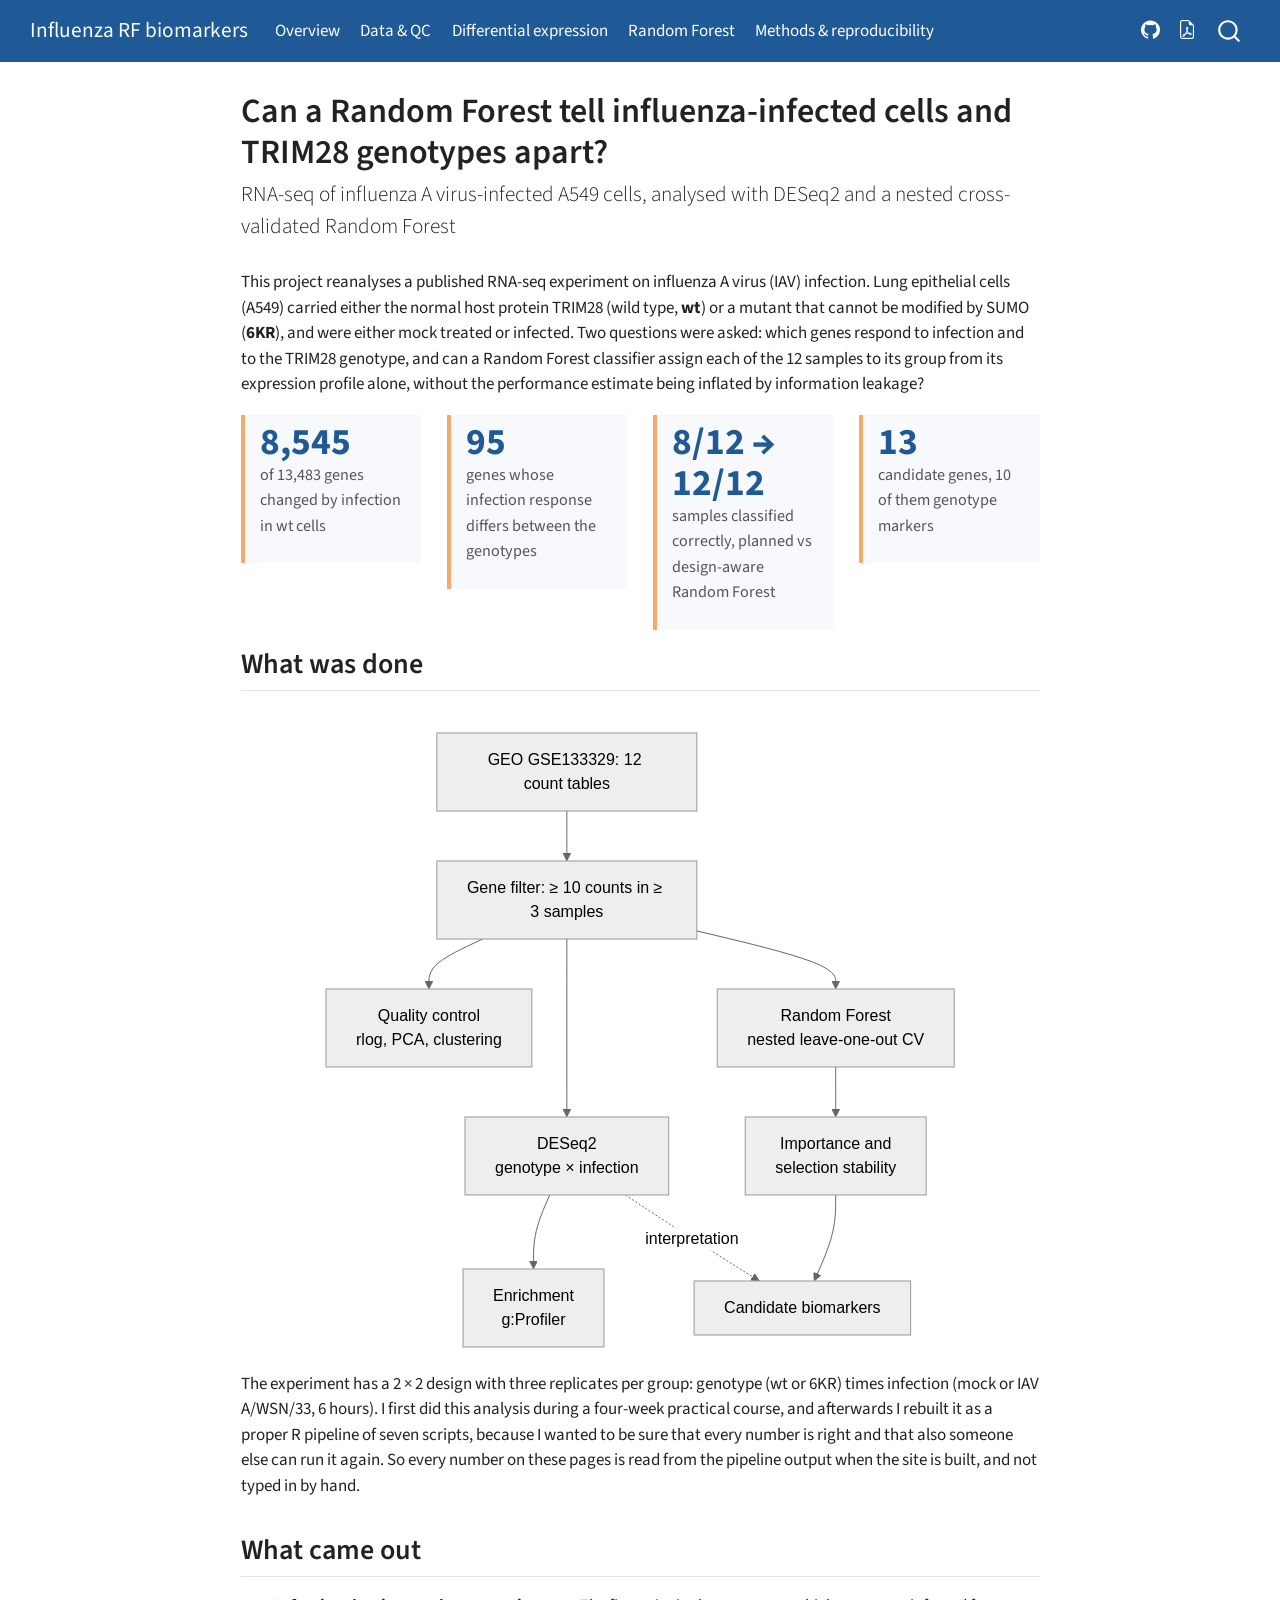
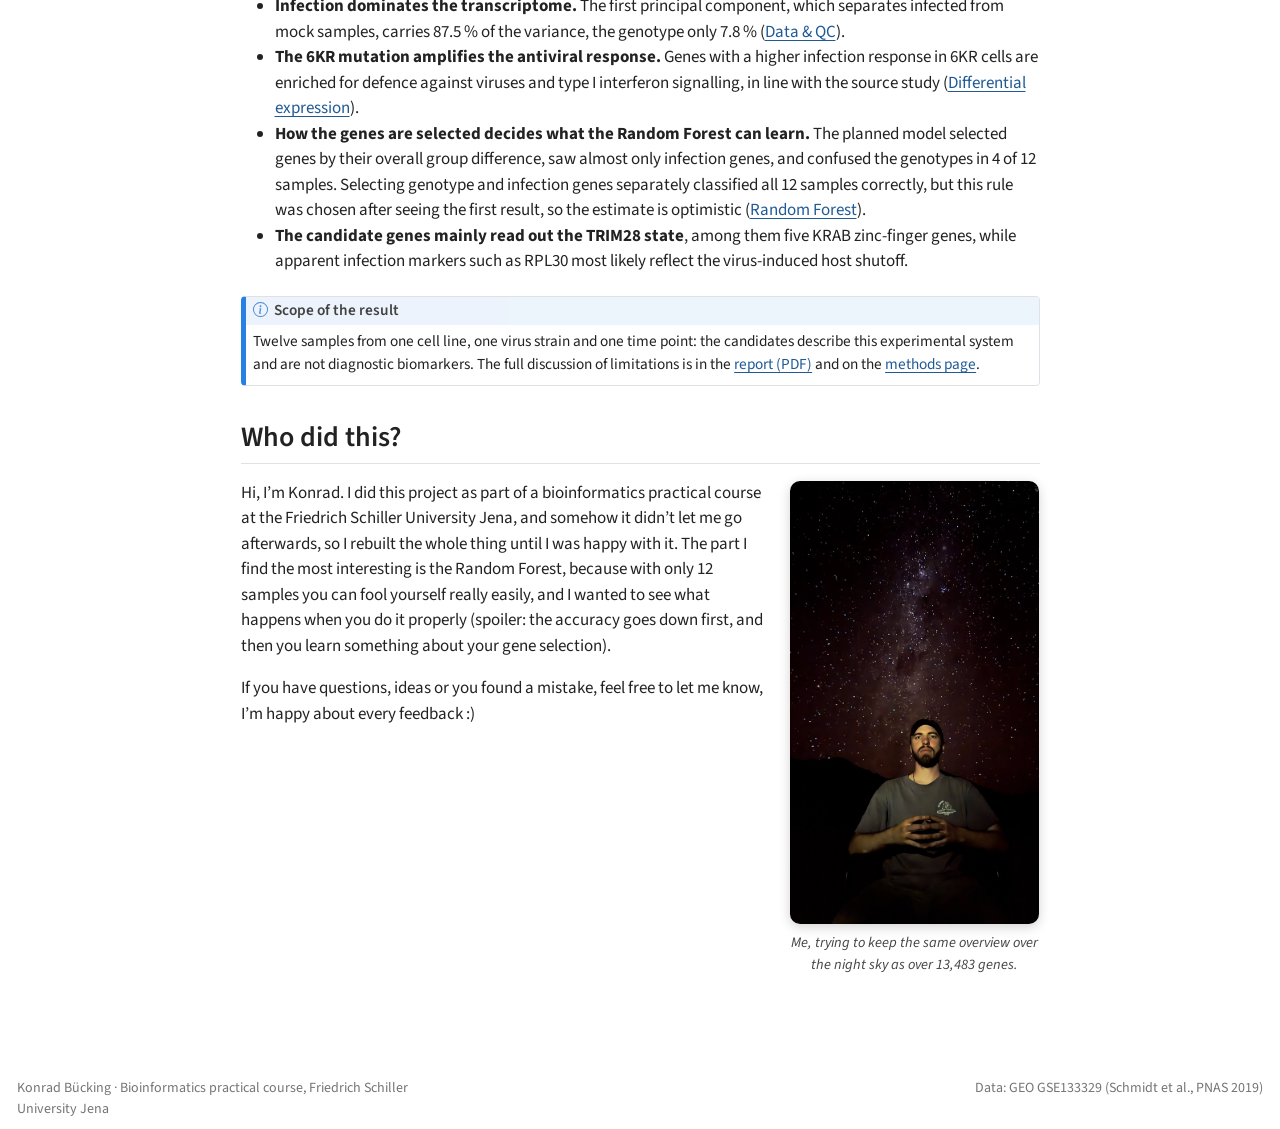
<file: index.html>
<!DOCTYPE html>
<html xmlns="http://www.w3.org/1999/xhtml" lang="en" xml:lang="en"><head>

<meta charset="utf-8">
<meta name="generator" content="quarto-1.9.38">

<meta name="viewport" content="width=device-width, initial-scale=1.0, user-scalable=yes">


<title>Can a Random Forest tell influenza-infected cells and TRIM28 genotypes apart? – Influenza RF biomarkers</title>
<style>
/* Default styles provided by pandoc.
** See https://pandoc.org/MANUAL.html#variables-for-html for config info.
*/
code{white-space: pre-wrap;}
span.smallcaps{font-variant: small-caps;}
div.columns{display: flex; gap: min(4vw, 1.5em);}
div.column{flex: auto; overflow-x: auto;}
div.hanging-indent{margin-left: 1.5em; text-indent: -1.5em;}
ul.task-list{list-style: none;}
ul.task-list li input[type="checkbox"] {
  width: 0.8em;
  margin: 0 0.8em 0.2em -1em; /* quarto-specific, see https://github.com/quarto-dev/quarto-cli/issues/4556 */ 
  vertical-align: middle;
}
</style>


<script src="site_libs/quarto-nav/quarto-nav.js"></script>
<script src="site_libs/quarto-nav/headroom.min.js"></script>
<script src="site_libs/clipboard/clipboard.min.js"></script>
<script src="site_libs/quarto-search/autocomplete.umd.js"></script>
<script src="site_libs/quarto-search/fuse.min.js"></script>
<script src="site_libs/quarto-search/quarto-search.js"></script>
<meta name="quarto:offset" content="./">
<script src="site_libs/quarto-html/quarto.js" type="module"></script>
<script src="site_libs/quarto-html/tabsets/tabsets.js" type="module"></script>
<script src="site_libs/quarto-html/popper.min.js"></script>
<script src="site_libs/quarto-html/tippy.umd.min.js"></script>
<script src="site_libs/quarto-html/anchor.min.js"></script>
<link href="site_libs/quarto-html/tippy.css" rel="stylesheet">
<link href="site_libs/quarto-html/quarto-syntax-highlighting-15634bcf2e68342d4ad2dfa704d543f6.css" rel="stylesheet" id="quarto-text-highlighting-styles">
<script src="site_libs/bootstrap/bootstrap.min.js"></script>
<link href="site_libs/bootstrap/bootstrap-icons.css" rel="stylesheet">
<link href="site_libs/bootstrap/bootstrap-287503268ca9ed8a3ef9b10ddec963ea.min.css" rel="stylesheet" append-hash="true" id="quarto-bootstrap" data-mode="light">
<script id="quarto-search-options" type="application/json">{
  "location": "navbar",
  "copy-button": false,
  "collapse-after": 3,
  "panel-placement": "end",
  "type": "overlay",
  "limit": 50,
  "keyboard-shortcut": [
    "f",
    "/",
    "s"
  ],
  "show-item-context": false,
  "language": {
    "search-no-results-text": "No results",
    "search-matching-documents-text": "matching documents",
    "search-copy-link-title": "Copy link to search",
    "search-hide-matches-text": "Hide additional matches",
    "search-more-match-text": "more match in this document",
    "search-more-matches-text": "more matches in this document",
    "search-clear-button-title": "Clear",
    "search-text-placeholder": "",
    "search-detached-cancel-button-title": "Cancel",
    "search-submit-button-title": "Submit",
    "search-label": "Search"
  }
}</script>
<meta name="mermaid-theme" content="neutral">
<script src="site_libs/quarto-diagram/mermaid.min.js"></script>
<script src="site_libs/quarto-diagram/mermaid-init.js"></script>
<link href="site_libs/quarto-diagram/mermaid.css" rel="stylesheet">


</head>

<body class="nav-fixed fullcontent quarto-light">

<div id="quarto-search-results"></div>
  <header id="quarto-header" class="headroom fixed-top">
    <nav class="navbar navbar-expand-lg " data-bs-theme="dark">
      <div class="navbar-container container-fluid">
      <div class="navbar-brand-container mx-auto">
    <a class="navbar-brand" href="./index.html">
    <span class="navbar-title">Influenza RF biomarkers</span>
    </a>
  </div>
            <div id="quarto-search" class="" title="Search"></div>
          <button class="navbar-toggler" type="button" data-bs-toggle="collapse" data-bs-target="#navbarCollapse" aria-controls="navbarCollapse" role="menu" aria-expanded="false" aria-label="Toggle navigation" onclick="if (window.quartoToggleHeadroom) { window.quartoToggleHeadroom(); }">
  <span class="navbar-toggler-icon"></span>
</button>
          <div class="collapse navbar-collapse" id="navbarCollapse">
            <ul class="navbar-nav navbar-nav-scroll me-auto">
  <li class="nav-item">
    <a class="nav-link active" href="./index.html" aria-current="page"> 
<span class="menu-text">Overview</span></a>
  </li>  
  <li class="nav-item">
    <a class="nav-link" href="./data-qc.html"> 
<span class="menu-text">Data &amp; QC</span></a>
  </li>  
  <li class="nav-item">
    <a class="nav-link" href="./differential-expression.html"> 
<span class="menu-text">Differential expression</span></a>
  </li>  
  <li class="nav-item">
    <a class="nav-link" href="./random-forest.html"> 
<span class="menu-text">Random Forest</span></a>
  </li>  
  <li class="nav-item">
    <a class="nav-link" href="./methods.html"> 
<span class="menu-text">Methods &amp; reproducibility</span></a>
  </li>  
</ul>
            <ul class="navbar-nav navbar-nav-scroll ms-auto">
  <li class="nav-item compact">
    <a class="nav-link" href="https://github.com/konbueck-r/influenza-random-forest"> <i class="bi bi-github" role="img" aria-label="Source code on GitHub">
</i> 
<span class="menu-text"></span></a>
  </li>  
  <li class="nav-item compact">
    <a class="nav-link" href="./assets/influenza_rf_biomarkers_report.pdf"> <i class="bi bi-file-earmark-pdf" role="img" aria-label="Full report (PDF)">
</i> 
<span class="menu-text"></span></a>
  </li>  
</ul>
          </div> <!-- /navcollapse -->
            <div class="quarto-navbar-tools">
</div>
      </div> <!-- /container-fluid -->
    </nav>
</header>
<!-- content -->
<div id="quarto-content" class="quarto-container page-columns page-rows-contents page-layout-article page-navbar">
<!-- sidebar -->
<!-- margin-sidebar -->
    
<!-- main -->
<main class="content" id="quarto-document-content">

<header id="title-block-header" class="quarto-title-block default">
<div class="quarto-title">
<h1 class="title">Can a Random Forest tell influenza-infected cells and TRIM28 genotypes apart?</h1>
<p class="subtitle lead">RNA-seq of influenza A virus-infected A549 cells, analysed with DESeq2 and a nested cross-validated Random Forest</p>
</div>



<div class="quarto-title-meta">

    
  
    
  </div>
  


</header>


<p>This project reanalyses a published RNA-seq experiment on influenza A virus (IAV) infection. Lung epithelial cells (A549) carried either the normal host protein TRIM28 (wild type, <strong>wt</strong>) or a mutant that cannot be modified by SUMO (<strong>6KR</strong>), and were either mock treated or infected. Two questions were asked: which genes respond to infection and to the TRIM28 genotype, and can a Random Forest classifier assign each of the 12 samples to its group from its expression profile alone, without the performance estimate being inflated by information leakage?</p>
<div class="grid">
<div class="g-col-12 g-col-md-3">
<div class="key-box">
<p><span class="key-number">8,545</span><br>
<span class="key-label">of 13,483 genes changed by infection in wt cells</span></p>
</div>
</div>
<div class="g-col-12 g-col-md-3">
<div class="key-box">
<p><span class="key-number">95</span><br>
<span class="key-label">genes whose infection response differs between the genotypes</span></p>
</div>
</div>
<div class="g-col-12 g-col-md-3">
<div class="key-box">
<p><span class="key-number">8/12 → 12/12</span><br>
<span class="key-label">samples classified correctly, planned vs design-aware Random Forest</span></p>
</div>
</div>
<div class="g-col-12 g-col-md-3">
<div class="key-box">
<p><span class="key-number">13</span><br>
<span class="key-label">candidate genes, 10 of them genotype markers</span></p>
</div>
</div>
</div>
<section id="what-was-done" class="level2">
<h2 class="anchored" data-anchor-id="what-was-done">What was done</h2>
<div class="cell" data-layout-align="center">
<div class="cell-output-display">
<div>
<p></p><figure class="figure"><p></p>
<div>
<pre class="mermaid mermaid-js">flowchart TB
  A["GEO GSE133329: 12 count tables"] --&gt; B["Gene filter: ≥ 10 counts in ≥ 3 samples"]
  B --&gt; C["Quality control&lt;br&gt;rlog, PCA, clustering"]
  B --&gt; D["DESeq2&lt;br&gt;genotype × infection"]
  B --&gt; F["Random Forest&lt;br&gt;nested leave-one-out CV"]
  D --&gt; E["Enrichment&lt;br&gt;g:Profiler"]
  F --&gt; G["Importance and&lt;br&gt;selection stability"]
  G --&gt; H["Candidate biomarkers"]
  D -. "interpretation" .-&gt; H
</pre>
</div>
<p></p></figure><p></p>
</div>
</div>
</div>
<p>The experiment has a 2 × 2 design with three replicates per group: genotype (wt or 6KR) times infection (mock or IAV A/WSN/33, 6 hours). I first did this analysis during a four-week practical course, and afterwards I rebuilt it as a proper R pipeline of seven scripts, because I wanted to be sure that every number is right and that also someone else can run it again. So every number on these pages is read from the pipeline output when the site is built, and not typed in by hand.</p>
</section>
<section id="what-came-out" class="level2">
<h2 class="anchored" data-anchor-id="what-came-out">What came out</h2>
<ul>
<li><strong>Infection dominates the transcriptome.</strong> The first principal component, which separates infected from mock samples, carries 87.5 % of the variance, the genotype only 7.8 % (<a href="./data-qc.html">Data &amp; QC</a>).</li>
<li><strong>The 6KR mutation amplifies the antiviral response.</strong> Genes with a higher infection response in 6KR cells are enriched for defence against viruses and type I interferon signalling, in line with the source study (<a href="./differential-expression.html">Differential expression</a>).</li>
<li><strong>How the genes are selected decides what the Random Forest can learn.</strong> The planned model selected genes by their overall group difference, saw almost only infection genes, and confused the genotypes in 4 of 12 samples. Selecting genotype and infection genes separately classified all 12 samples correctly, but this rule was chosen after seeing the first result, so the estimate is optimistic (<a href="./random-forest.html">Random Forest</a>).</li>
<li><strong>The candidate genes mainly read out the TRIM28 state</strong>, among them five KRAB zinc-finger genes, while apparent infection markers such as RPL30 most likely reflect the virus-induced host shutoff.</li>
</ul>
<div class="callout callout-style-default callout-note callout-titled">
<div class="callout-header d-flex align-content-center">
<div class="callout-icon-container">
<i class="callout-icon"></i>
</div>
<div class="callout-title-container flex-fill">
<span class="screen-reader-only">Note</span>Scope of the result
</div>
</div>
<div class="callout-body-container callout-body">
<p>Twelve samples from one cell line, one virus strain and one time point: the candidates describe this experimental system and are not diagnostic biomarkers. The full discussion of limitations is in the <a href="assets/influenza_rf_biomarkers_report.pdf">report (PDF)</a> and on the <a href="./methods.html">methods page</a>.</p>
</div>
</div>
</section>
<section id="who-did-this" class="level2">
<h2 class="anchored" data-anchor-id="who-did-this">Who did this?</h2>
<div class="grid">
<div class="g-col-12 g-col-md-8">
<p>Hi, I’m Konrad. I did this project as part of a bioinformatics practical course at the Friedrich Schiller University Jena, and somehow it didn’t let me go afterwards, so I rebuilt the whole thing until I was happy with it. The part I find the most interesting is the Random Forest, because with only 12 samples you can fool yourself really easily, and I wanted to see what happens when you do it properly (spoiler: the accuracy goes down first, and then you learn something about your gene selection).</p>
<p>If you have questions, ideas or you found a mistake, feel free to let me know, I’m happy about every feedback :)</p>
</div>
<div class="g-col-12 g-col-md-4">
<div class="quarto-figure quarto-figure-center">
<figure class="figure">
<p><img src="images/milky_way_me.jpg" class="photo img-fluid figure-img" alt="Konrad sitting in front of the Milky Way at night"></p>
<figcaption>Me, trying to keep the same overview over the night sky as over 13,483 genes.</figcaption>
</figure>
</div>
</div>
</div>


</section>

</main> <!-- /main -->
<script id="quarto-html-after-body" type="application/javascript">
  window.document.addEventListener("DOMContentLoaded", function (event) {
    const icon = "";
    const anchorJS = new window.AnchorJS();
    anchorJS.options = {
      placement: 'right',
      icon: icon
    };
    anchorJS.add('.anchored');
    const isCodeAnnotation = (el) => {
      for (const clz of el.classList) {
        if (clz.startsWith('code-annotation-')) {                     
          return true;
        }
      }
      return false;
    }
    const onCopySuccess = function(e) {
      // button target
      const button = e.trigger;
      // don't keep focus
      button.blur();
      // flash "checked"
      button.classList.add('code-copy-button-checked');
      var currentTitle = button.getAttribute("title");
      button.setAttribute("title", "Copied!");
      let tooltip;
      if (window.bootstrap) {
        button.setAttribute("data-bs-toggle", "tooltip");
        button.setAttribute("data-bs-placement", "left");
        button.setAttribute("data-bs-title", "Copied!");
        tooltip = new bootstrap.Tooltip(button, 
          { trigger: "manual", 
            customClass: "code-copy-button-tooltip",
            offset: [0, -8]});
        tooltip.show();    
      }
      setTimeout(function() {
        if (tooltip) {
          tooltip.hide();
          button.removeAttribute("data-bs-title");
          button.removeAttribute("data-bs-toggle");
          button.removeAttribute("data-bs-placement");
        }
        button.setAttribute("title", currentTitle);
        button.classList.remove('code-copy-button-checked');
      }, 1000);
      // clear code selection
      e.clearSelection();
    }
    const getTextToCopy = function(trigger) {
      const outerScaffold = trigger.parentElement.cloneNode(true);
      const codeEl = outerScaffold.querySelector('code');
      for (const childEl of codeEl.children) {
        if (isCodeAnnotation(childEl)) {
          childEl.remove();
        }
      }
      return codeEl.innerText;
    }
    const clipboard = new window.ClipboardJS('.code-copy-button:not([data-in-quarto-modal])', {
      text: getTextToCopy
    });
    clipboard.on('success', onCopySuccess);
    if (window.document.getElementById('quarto-embedded-source-code-modal')) {
      const clipboardModal = new window.ClipboardJS('.code-copy-button[data-in-quarto-modal]', {
        text: getTextToCopy,
        container: window.document.getElementById('quarto-embedded-source-code-modal')
      });
      clipboardModal.on('success', onCopySuccess);
    }
      var localhostRegex = new RegExp(/^(?:http|https):\/\/localhost\:?[0-9]*\//);
      var mailtoRegex = new RegExp(/^mailto:/);
        var filterRegex = new RegExp("https:\/\/konbueck-r\.github\.io\/influenza-random-forest\/");
      var isInternal = (href) => {
          return filterRegex.test(href) || localhostRegex.test(href) || mailtoRegex.test(href);
      }
      // Inspect non-navigation links and adorn them if external
     var links = window.document.querySelectorAll('a[href]:not(.nav-link):not(.navbar-brand):not(.toc-action):not(.sidebar-link):not(.sidebar-item-toggle):not(.pagination-link):not(.no-external):not([aria-hidden]):not(.dropdown-item):not(.quarto-navigation-tool):not(.about-link)');
      for (var i=0; i<links.length; i++) {
        const link = links[i];
        if (!isInternal(link.href)) {
          // undo the damage that might have been done by quarto-nav.js in the case of
          // links that we want to consider external
          if (link.dataset.originalHref !== undefined) {
            link.href = link.dataset.originalHref;
          }
            // target, if specified
            link.setAttribute("target", "_blank");
            if (link.getAttribute("rel") === null) {
              link.setAttribute("rel", "noopener");
            }
        }
      }
    function tippyHover(el, contentFn, onTriggerFn, onUntriggerFn) {
      const config = {
        allowHTML: true,
        maxWidth: 500,
        delay: 100,
        arrow: false,
        appendTo: function(el) {
            return el.parentElement;
        },
        interactive: true,
        interactiveBorder: 10,
        theme: 'quarto',
        placement: 'bottom-start',
      };
      if (contentFn) {
        config.content = contentFn;
      }
      if (onTriggerFn) {
        config.onTrigger = onTriggerFn;
      }
      if (onUntriggerFn) {
        config.onUntrigger = onUntriggerFn;
      }
      window.tippy(el, config); 
    }
    const noterefs = window.document.querySelectorAll('a[role="doc-noteref"]');
    for (var i=0; i<noterefs.length; i++) {
      const ref = noterefs[i];
      tippyHover(ref, function() {
        // use id or data attribute instead here
        let href = ref.getAttribute('data-footnote-href') || ref.getAttribute('href');
        try { href = new URL(href).hash; } catch {}
        const id = href.replace(/^#\/?/, "");
        const note = window.document.getElementById(id);
        if (note) {
          return note.innerHTML;
        } else {
          return "";
        }
      });
    }
    const xrefs = window.document.querySelectorAll('a.quarto-xref');
    const processXRef = (id, note) => {
      // Strip column container classes
      const stripColumnClz = (el) => {
        el.classList.remove("page-full", "page-columns");
        if (el.children) {
          for (const child of el.children) {
            stripColumnClz(child);
          }
        }
      }
      stripColumnClz(note)
      if (id === null || id.startsWith('sec-')) {
        // Special case sections, only their first couple elements
        const container = document.createElement("div");
        if (note.children && note.children.length > 2) {
          container.appendChild(note.children[0].cloneNode(true));
          for (let i = 1; i < note.children.length; i++) {
            const child = note.children[i];
            if (child.tagName === "P" && child.innerText === "") {
              continue;
            } else {
              container.appendChild(child.cloneNode(true));
              break;
            }
          }
          if (window.Quarto?.typesetMath) {
            window.Quarto.typesetMath(container);
          }
          return container.innerHTML
        } else {
          if (window.Quarto?.typesetMath) {
            window.Quarto.typesetMath(note);
          }
          return note.innerHTML;
        }
      } else {
        // Remove any anchor links if they are present
        const anchorLink = note.querySelector('a.anchorjs-link');
        if (anchorLink) {
          anchorLink.remove();
        }
        if (window.Quarto?.typesetMath) {
          window.Quarto.typesetMath(note);
        }
        if (note.classList.contains("callout")) {
          return note.outerHTML;
        } else {
          return note.innerHTML;
        }
      }
    }
    for (var i=0; i<xrefs.length; i++) {
      const xref = xrefs[i];
      tippyHover(xref, undefined, function(instance) {
        instance.disable();
        let url = xref.getAttribute('href');
        let hash = undefined; 
        if (url.startsWith('#')) {
          hash = url;
        } else {
          try { hash = new URL(url).hash; } catch {}
        }
        if (hash) {
          const id = hash.replace(/^#\/?/, "");
          const note = window.document.getElementById(id);
          if (note !== null) {
            try {
              const html = processXRef(id, note.cloneNode(true));
              instance.setContent(html);
            } finally {
              instance.enable();
              instance.show();
            }
          } else {
            // See if we can fetch this
            fetch(url.split('#')[0])
            .then(res => res.text())
            .then(html => {
              const parser = new DOMParser();
              const htmlDoc = parser.parseFromString(html, "text/html");
              const note = htmlDoc.getElementById(id);
              if (note !== null) {
                const html = processXRef(id, note);
                instance.setContent(html);
              } 
            }).finally(() => {
              instance.enable();
              instance.show();
            });
          }
        } else {
          // See if we can fetch a full url (with no hash to target)
          // This is a special case and we should probably do some content thinning / targeting
          fetch(url)
          .then(res => res.text())
          .then(html => {
            const parser = new DOMParser();
            const htmlDoc = parser.parseFromString(html, "text/html");
            const note = htmlDoc.querySelector('main.content');
            if (note !== null) {
              // This should only happen for chapter cross references
              // (since there is no id in the URL)
              // remove the first header
              if (note.children.length > 0 && note.children[0].tagName === "HEADER") {
                note.children[0].remove();
              }
              const html = processXRef(null, note);
              instance.setContent(html);
            } 
          }).finally(() => {
            instance.enable();
            instance.show();
          });
        }
      }, function(instance) {
      });
    }
        let selectedAnnoteEl;
        const selectorForAnnotation = ( cell, annotation) => {
          let cellAttr = 'data-code-cell="' + cell + '"';
          let lineAttr = 'data-code-annotation="' +  annotation + '"';
          const selector = 'span[' + cellAttr + '][' + lineAttr + ']';
          return selector;
        }
        const selectCodeLines = (annoteEl) => {
          const doc = window.document;
          const targetCell = annoteEl.getAttribute("data-target-cell");
          const targetAnnotation = annoteEl.getAttribute("data-target-annotation");
          const annoteSpan = window.document.querySelector(selectorForAnnotation(targetCell, targetAnnotation));
          const lines = annoteSpan.getAttribute("data-code-lines").split(",");
          const lineIds = lines.map((line) => {
            return targetCell + "-" + line;
          })
          let top = null;
          let height = null;
          let parent = null;
          if (lineIds.length > 0) {
              //compute the position of the single el (top and bottom and make a div)
              const el = window.document.getElementById(lineIds[0]);
              top = el.offsetTop;
              height = el.offsetHeight;
              parent = el.parentElement.parentElement;
            if (lineIds.length > 1) {
              const lastEl = window.document.getElementById(lineIds[lineIds.length - 1]);
              const bottom = lastEl.offsetTop + lastEl.offsetHeight;
              height = bottom - top;
            }
            if (top !== null && height !== null && parent !== null) {
              // cook up a div (if necessary) and position it 
              let div = window.document.getElementById("code-annotation-line-highlight");
              if (div === null) {
                div = window.document.createElement("div");
                div.setAttribute("id", "code-annotation-line-highlight");
                div.style.position = 'absolute';
                parent.appendChild(div);
              }
              div.style.top = top - 2 + "px";
              div.style.height = height + 4 + "px";
              div.style.left = 0;
              let gutterDiv = window.document.getElementById("code-annotation-line-highlight-gutter");
              if (gutterDiv === null) {
                gutterDiv = window.document.createElement("div");
                gutterDiv.setAttribute("id", "code-annotation-line-highlight-gutter");
                gutterDiv.style.position = 'absolute';
                const codeCell = window.document.getElementById(targetCell);
                const gutter = codeCell.querySelector('.code-annotation-gutter');
                gutter.appendChild(gutterDiv);
              }
              gutterDiv.style.top = top - 2 + "px";
              gutterDiv.style.height = height + 4 + "px";
            }
            selectedAnnoteEl = annoteEl;
          }
        };
        const unselectCodeLines = () => {
          const elementsIds = ["code-annotation-line-highlight", "code-annotation-line-highlight-gutter"];
          elementsIds.forEach((elId) => {
            const div = window.document.getElementById(elId);
            if (div) {
              div.remove();
            }
          });
          selectedAnnoteEl = undefined;
        };
          // Handle positioning of the toggle
      window.addEventListener(
        "resize",
        throttle(() => {
          elRect = undefined;
          if (selectedAnnoteEl) {
            selectCodeLines(selectedAnnoteEl);
          }
        }, 10)
      );
      function throttle(fn, ms) {
      let throttle = false;
      let timer;
        return (...args) => {
          if(!throttle) { // first call gets through
              fn.apply(this, args);
              throttle = true;
          } else { // all the others get throttled
              if(timer) clearTimeout(timer); // cancel #2
              timer = setTimeout(() => {
                fn.apply(this, args);
                timer = throttle = false;
              }, ms);
          }
        };
      }
        // Attach click handler to the DT
        const annoteDls = window.document.querySelectorAll('dt[data-target-cell]');
        for (const annoteDlNode of annoteDls) {
          annoteDlNode.addEventListener('click', (event) => {
            const clickedEl = event.target;
            if (clickedEl !== selectedAnnoteEl) {
              unselectCodeLines();
              const activeEl = window.document.querySelector('dt[data-target-cell].code-annotation-active');
              if (activeEl) {
                activeEl.classList.remove('code-annotation-active');
              }
              selectCodeLines(clickedEl);
              clickedEl.classList.add('code-annotation-active');
            } else {
              // Unselect the line
              unselectCodeLines();
              clickedEl.classList.remove('code-annotation-active');
            }
          });
        }
    const findCites = (el) => {
      const parentEl = el.parentElement;
      if (parentEl) {
        const cites = parentEl.dataset.cites;
        if (cites) {
          return {
            el,
            cites: cites.split(' ')
          };
        } else {
          return findCites(el.parentElement)
        }
      } else {
        return undefined;
      }
    };
    var bibliorefs = window.document.querySelectorAll('a[role="doc-biblioref"]');
    for (var i=0; i<bibliorefs.length; i++) {
      const ref = bibliorefs[i];
      const citeInfo = findCites(ref);
      if (citeInfo) {
        tippyHover(citeInfo.el, function() {
          var popup = window.document.createElement('div');
          citeInfo.cites.forEach(function(cite) {
            var citeDiv = window.document.createElement('div');
            citeDiv.classList.add('hanging-indent');
            citeDiv.classList.add('csl-entry');
            var biblioDiv = window.document.getElementById('ref-' + cite);
            if (biblioDiv) {
              citeDiv.innerHTML = biblioDiv.innerHTML;
            }
            popup.appendChild(citeDiv);
          });
          return popup.innerHTML;
        });
      }
    }
  });
  </script>
</div> <!-- /content -->
<footer class="footer">
  <div class="nav-footer">
    <div class="nav-footer-left">
<p>Konrad Bücking · Bioinformatics practical course, Friedrich Schiller University Jena</p>
</div>   
    <div class="nav-footer-center">
      &nbsp;
    </div>
    <div class="nav-footer-right">
<p>Data: GEO GSE133329 (Schmidt et al., PNAS 2019)</p>
</div>
  </div>
</footer>




</body></html>
</file>
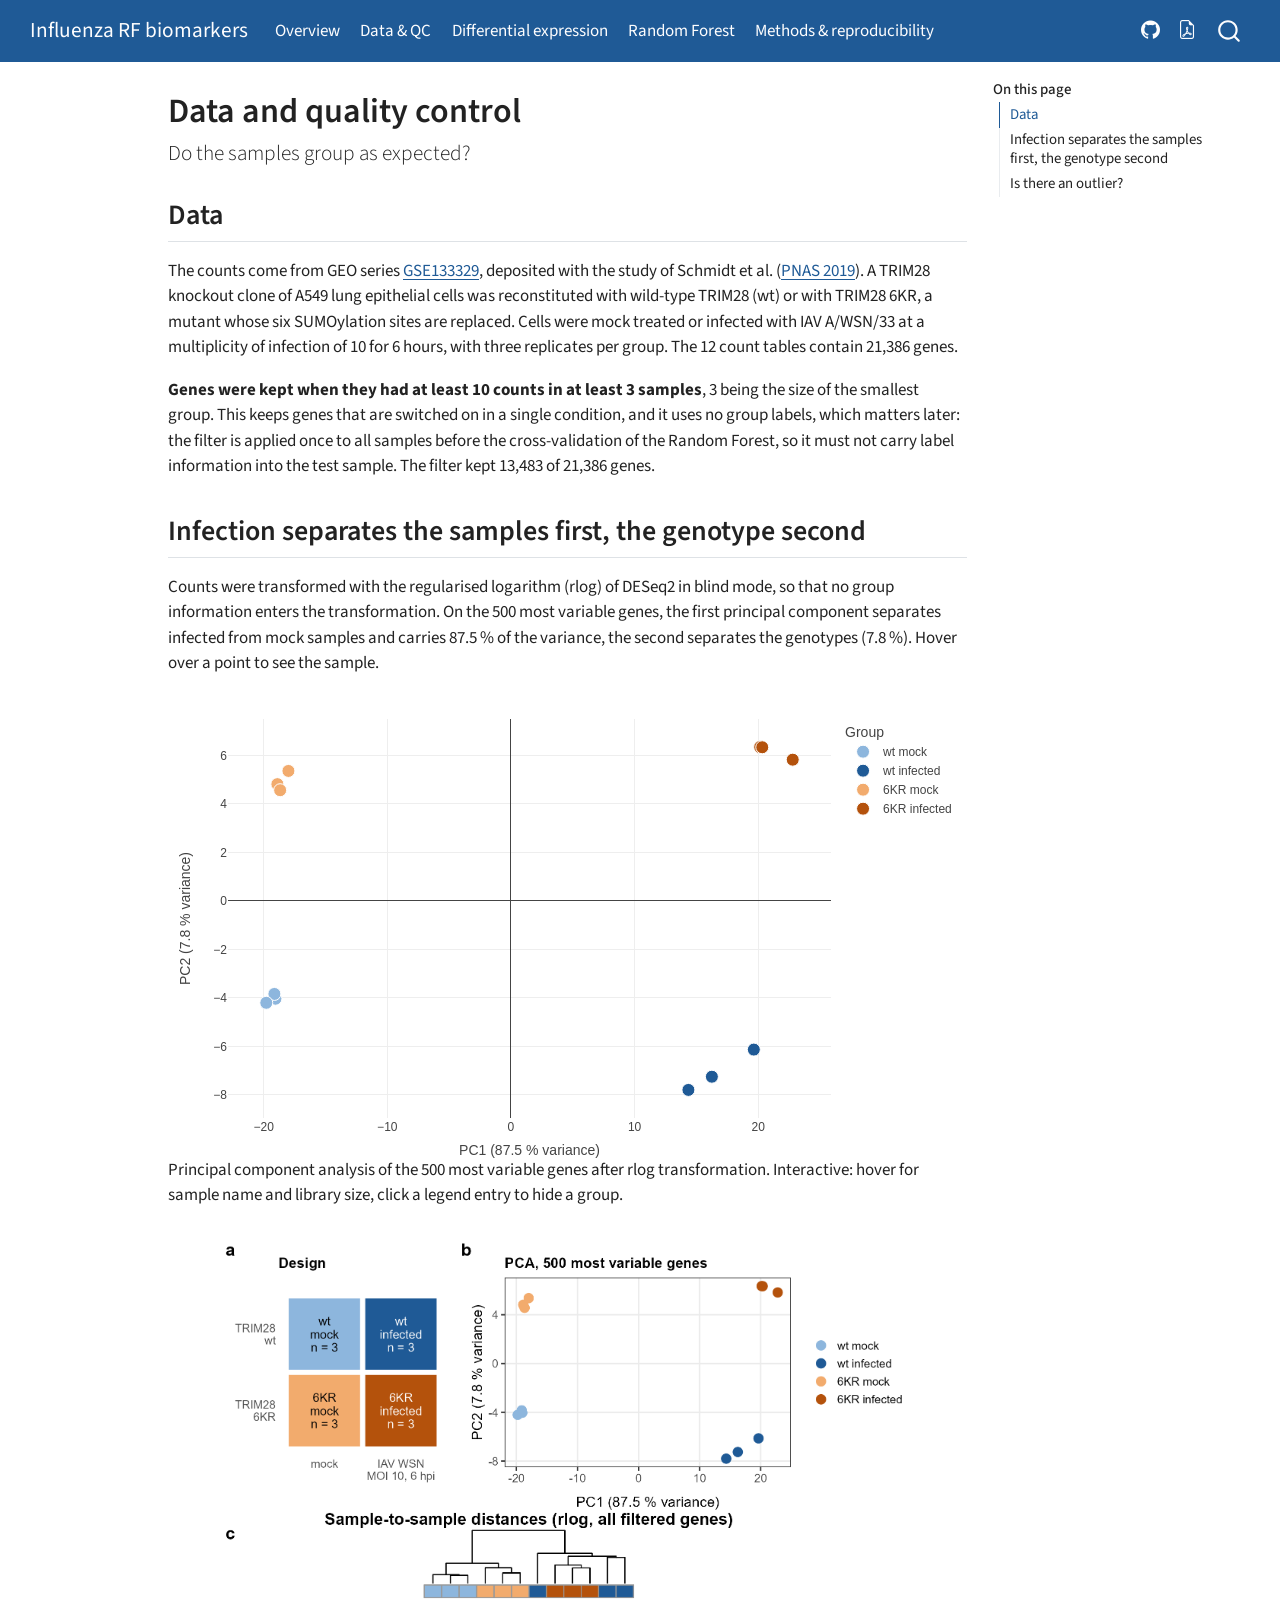
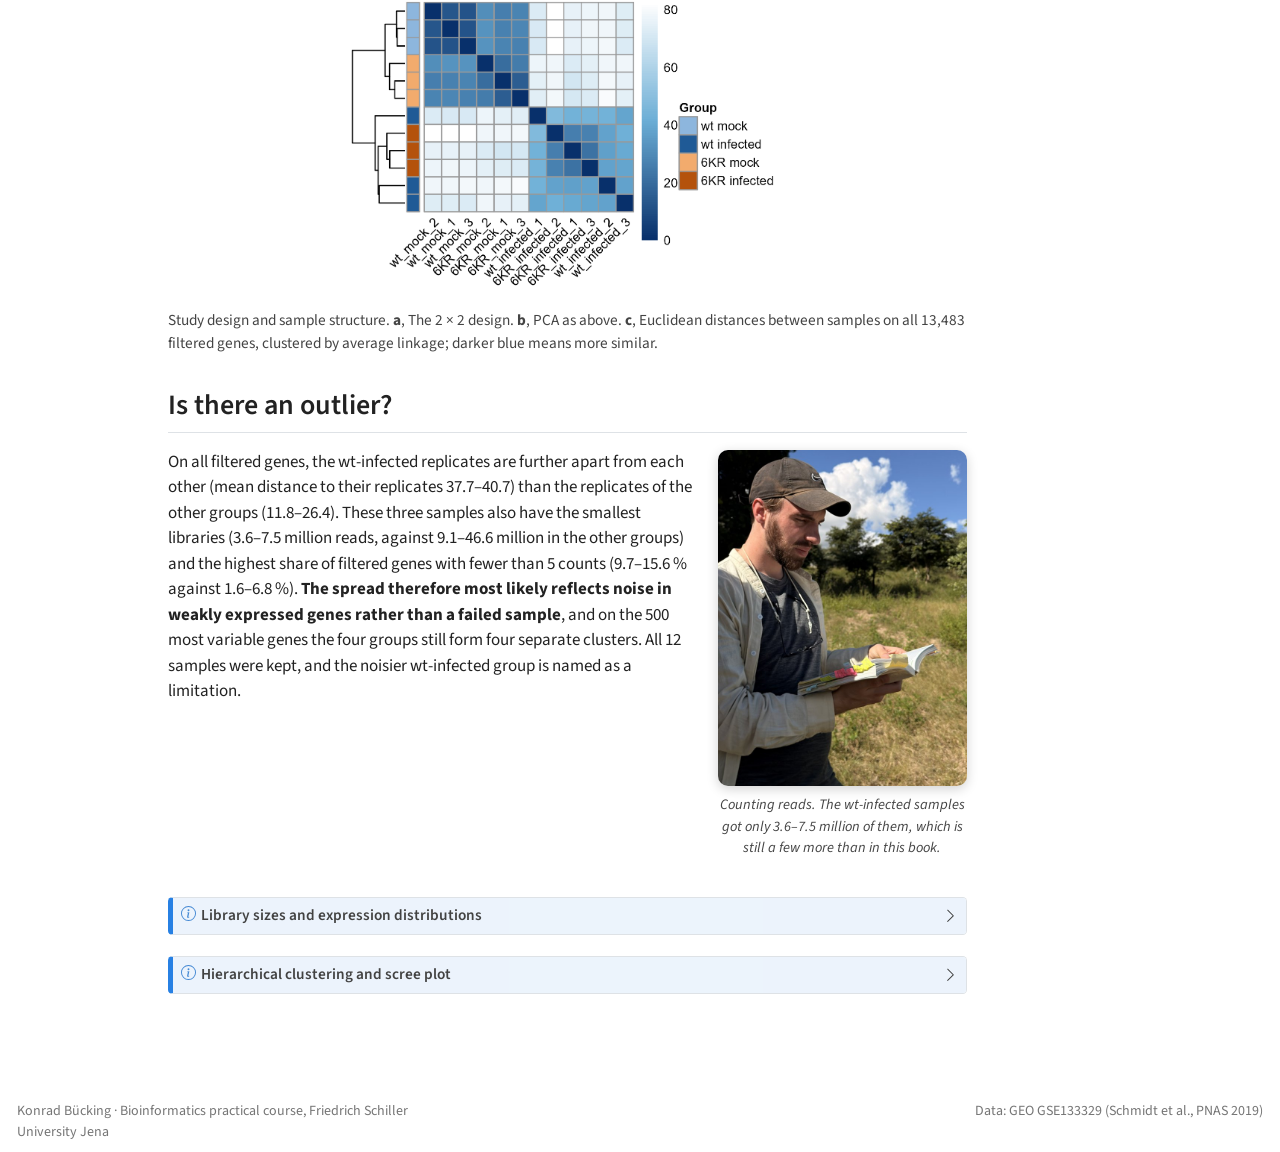
<file: data-qc.html>
<!DOCTYPE html>
<html xmlns="http://www.w3.org/1999/xhtml" lang="en" xml:lang="en"><head>

<meta charset="utf-8">
<meta name="generator" content="quarto-1.9.38">

<meta name="viewport" content="width=device-width, initial-scale=1.0, user-scalable=yes">


<title>Data and quality control – Influenza RF biomarkers</title>
<style>
/* Default styles provided by pandoc.
** See https://pandoc.org/MANUAL.html#variables-for-html for config info.
*/
code{white-space: pre-wrap;}
span.smallcaps{font-variant: small-caps;}
div.columns{display: flex; gap: min(4vw, 1.5em);}
div.column{flex: auto; overflow-x: auto;}
div.hanging-indent{margin-left: 1.5em; text-indent: -1.5em;}
ul.task-list{list-style: none;}
ul.task-list li input[type="checkbox"] {
  width: 0.8em;
  margin: 0 0.8em 0.2em -1em; /* quarto-specific, see https://github.com/quarto-dev/quarto-cli/issues/4556 */ 
  vertical-align: middle;
}
</style>


<script src="site_libs/quarto-nav/quarto-nav.js"></script>
<script src="site_libs/quarto-nav/headroom.min.js"></script>
<script src="site_libs/clipboard/clipboard.min.js"></script>
<script src="site_libs/quarto-search/autocomplete.umd.js"></script>
<script src="site_libs/quarto-search/fuse.min.js"></script>
<script src="site_libs/quarto-search/quarto-search.js"></script>
<meta name="quarto:offset" content="./">
<script src="site_libs/quarto-html/quarto.js" type="module"></script>
<script src="site_libs/quarto-html/tabsets/tabsets.js" type="module"></script>
<script src="site_libs/quarto-html/popper.min.js"></script>
<script src="site_libs/quarto-html/tippy.umd.min.js"></script>
<script src="site_libs/quarto-html/anchor.min.js"></script>
<link href="site_libs/quarto-html/tippy.css" rel="stylesheet">
<link href="site_libs/quarto-html/quarto-syntax-highlighting-15634bcf2e68342d4ad2dfa704d543f6.css" rel="stylesheet" id="quarto-text-highlighting-styles">
<script src="site_libs/bootstrap/bootstrap.min.js"></script>
<link href="site_libs/bootstrap/bootstrap-icons.css" rel="stylesheet">
<link href="site_libs/bootstrap/bootstrap-287503268ca9ed8a3ef9b10ddec963ea.min.css" rel="stylesheet" append-hash="true" id="quarto-bootstrap" data-mode="light">
<script id="quarto-search-options" type="application/json">{
  "location": "navbar",
  "copy-button": false,
  "collapse-after": 3,
  "panel-placement": "end",
  "type": "overlay",
  "limit": 50,
  "keyboard-shortcut": [
    "f",
    "/",
    "s"
  ],
  "show-item-context": false,
  "language": {
    "search-no-results-text": "No results",
    "search-matching-documents-text": "matching documents",
    "search-copy-link-title": "Copy link to search",
    "search-hide-matches-text": "Hide additional matches",
    "search-more-match-text": "more match in this document",
    "search-more-matches-text": "more matches in this document",
    "search-clear-button-title": "Clear",
    "search-text-placeholder": "",
    "search-detached-cancel-button-title": "Cancel",
    "search-submit-button-title": "Submit",
    "search-label": "Search"
  }
}</script>
<link href="site_libs/htmltools-fill-0.5.9/fill.css" rel="stylesheet">

<script src="site_libs/htmlwidgets-1.6.4/htmlwidgets.js"></script>

<script src="site_libs/plotly-binding-4.12.0/plotly.js"></script>

<script src="site_libs/typedarray-0.1/typedarray.min.js"></script>

<script src="site_libs/jquery-3.5.1/jquery.min.js"></script>

<link href="site_libs/crosstalk-1.2.2/css/crosstalk.min.css" rel="stylesheet">

<script src="site_libs/crosstalk-1.2.2/js/crosstalk.min.js"></script>

<link href="site_libs/plotly-htmlwidgets-css-2.25.2/plotly-htmlwidgets.css" rel="stylesheet">

<script src="site_libs/plotly-main-2.25.2/plotly-latest.min.js"></script>



</head>

<body class="nav-fixed quarto-light">

<div id="quarto-search-results"></div>
  <header id="quarto-header" class="headroom fixed-top">
    <nav class="navbar navbar-expand-lg " data-bs-theme="dark">
      <div class="navbar-container container-fluid">
      <div class="navbar-brand-container mx-auto">
    <a class="navbar-brand" href="./index.html">
    <span class="navbar-title">Influenza RF biomarkers</span>
    </a>
  </div>
            <div id="quarto-search" class="" title="Search"></div>
          <button class="navbar-toggler" type="button" data-bs-toggle="collapse" data-bs-target="#navbarCollapse" aria-controls="navbarCollapse" role="menu" aria-expanded="false" aria-label="Toggle navigation" onclick="if (window.quartoToggleHeadroom) { window.quartoToggleHeadroom(); }">
  <span class="navbar-toggler-icon"></span>
</button>
          <div class="collapse navbar-collapse" id="navbarCollapse">
            <ul class="navbar-nav navbar-nav-scroll me-auto">
  <li class="nav-item">
    <a class="nav-link" href="./index.html"> 
<span class="menu-text">Overview</span></a>
  </li>  
  <li class="nav-item">
    <a class="nav-link active" href="./data-qc.html" aria-current="page"> 
<span class="menu-text">Data &amp; QC</span></a>
  </li>  
  <li class="nav-item">
    <a class="nav-link" href="./differential-expression.html"> 
<span class="menu-text">Differential expression</span></a>
  </li>  
  <li class="nav-item">
    <a class="nav-link" href="./random-forest.html"> 
<span class="menu-text">Random Forest</span></a>
  </li>  
  <li class="nav-item">
    <a class="nav-link" href="./methods.html"> 
<span class="menu-text">Methods &amp; reproducibility</span></a>
  </li>  
</ul>
            <ul class="navbar-nav navbar-nav-scroll ms-auto">
  <li class="nav-item compact">
    <a class="nav-link" href="https://github.com/konbueck-r/influenza-random-forest"> <i class="bi bi-github" role="img" aria-label="Source code on GitHub">
</i> 
<span class="menu-text"></span></a>
  </li>  
  <li class="nav-item compact">
    <a class="nav-link" href="./assets/influenza_rf_biomarkers_report.pdf"> <i class="bi bi-file-earmark-pdf" role="img" aria-label="Full report (PDF)">
</i> 
<span class="menu-text"></span></a>
  </li>  
</ul>
          </div> <!-- /navcollapse -->
            <div class="quarto-navbar-tools">
</div>
      </div> <!-- /container-fluid -->
    </nav>
</header>
<!-- content -->
<div id="quarto-content" class="quarto-container page-columns page-rows-contents page-layout-article page-navbar">
<!-- sidebar -->
<!-- margin-sidebar -->
    <div id="quarto-margin-sidebar" class="sidebar margin-sidebar">
        <nav id="TOC" role="doc-toc" class="toc-active">
    <h2 id="toc-title">On this page</h2>
   
  <ul class="collapse">
  <li><a href="#data" id="toc-data" class="nav-link active" data-scroll-target="#data">Data</a></li>
  <li><a href="#infection-separates-the-samples-first-the-genotype-second" id="toc-infection-separates-the-samples-first-the-genotype-second" class="nav-link" data-scroll-target="#infection-separates-the-samples-first-the-genotype-second">Infection separates the samples first, the genotype second</a></li>
  <li><a href="#is-there-an-outlier" id="toc-is-there-an-outlier" class="nav-link" data-scroll-target="#is-there-an-outlier">Is there an outlier?</a></li>
  </ul>
</nav>
    </div>
<!-- main -->
<main class="content" id="quarto-document-content">

<header id="title-block-header" class="quarto-title-block default">
<div class="quarto-title">
<h1 class="title">Data and quality control</h1>
<p class="subtitle lead">Do the samples group as expected?</p>
</div>



<div class="quarto-title-meta">

    
  
    
  </div>
  


</header>


<section id="data" class="level2">
<h2 class="anchored" data-anchor-id="data">Data</h2>
<p>The counts come from GEO series <a href="https://www.ncbi.nlm.nih.gov/geo/query/acc.cgi?acc=GSE133329">GSE133329</a>, deposited with the study of Schmidt et al.&nbsp;(<a href="https://doi.org/10.1073/pnas.1907031116">PNAS 2019</a>). A TRIM28 knockout clone of A549 lung epithelial cells was reconstituted with wild-type TRIM28 (wt) or with TRIM28 6KR, a mutant whose six SUMOylation sites are replaced. Cells were mock treated or infected with IAV A/WSN/33 at a multiplicity of infection of 10 for 6 hours, with three replicates per group. The 12 count tables contain 21,386 genes.</p>
<p><strong>Genes were kept when they had at least 10 counts in at least 3 samples</strong>, 3 being the size of the smallest group. This keeps genes that are switched on in a single condition, and it uses no group labels, which matters later: the filter is applied once to all samples before the cross-validation of the Random Forest, so it must not carry label information into the test sample. The filter kept 13,483 of 21,386 genes.</p>
</section>
<section id="infection-separates-the-samples-first-the-genotype-second" class="level2">
<h2 class="anchored" data-anchor-id="infection-separates-the-samples-first-the-genotype-second">Infection separates the samples first, the genotype second</h2>
<p>Counts were transformed with the regularised logarithm (rlog) of DESeq2 in blind mode, so that no group information enters the transformation. On the 500 most variable genes, the first principal component separates infected from mock samples and carries 87.5 % of the variance, the second separates the genotypes (7.8 %). Hover over a point to see the sample.</p>
<div class="cell">
<div class="cell-output-display">
<div class="plotly html-widget html-fill-item" id="htmlwidget-7899d40842014cd561f2" style="width:100%;height:464px;"></div>
<script type="application/json" data-for="htmlwidget-7899d40842014cd561f2">{"x":{"visdat":{"2e006ad8327":["function () ","plotlyVisDat"]},"cur_data":"2e006ad8327","attrs":{"2e006ad8327":{"x":{},"y":{},"text":{},"hoverinfo":"text","mode":"markers","marker":{"size":13,"line":{"width":1,"color":"white"}},"color":{},"colors":["#8DB6DD","#1F5A96","#F2AB6D","#B4520C"],"alpha_stroke":1,"sizes":[10,100],"spans":[1,20],"type":"scatter"}},"layout":{"margin":{"b":40,"l":60,"t":25,"r":10},"xaxis":{"domain":[0,1],"automargin":true,"title":"PC1 (87.5 % variance)"},"yaxis":{"domain":[0,1],"automargin":true,"title":"PC2 (7.8 % variance)"},"legend":{"title":{"text":"Group"}},"hovermode":"closest","showlegend":true},"source":"A","config":{"modeBarButtonsToAdd":["hoverclosest","hovercompare"],"showSendToCloud":false,"displaylogo":false},"data":[{"x":[-19.043547328804799,-19.130668175020599,-19.7858459761947],"y":[-4.0356889342327804,-3.83793777560747,-4.2032567821957896],"text":["<b>wt_mock_1<\/b><br>18.7 million reads","<b>wt_mock_2<\/b><br>17.7 million reads","<b>wt_mock_3<\/b><br>39.7 million reads"],"hoverinfo":["text","text","text"],"mode":"markers","marker":{"color":"rgba(141,182,221,1)","size":13,"line":{"color":"white","width":1}},"type":"scatter","name":"wt mock","textfont":{"color":"rgba(141,182,221,1)"},"error_y":{"color":"rgba(141,182,221,1)"},"error_x":{"color":"rgba(141,182,221,1)"},"line":{"color":"rgba(141,182,221,1)"},"xaxis":"x","yaxis":"y","frame":null},{"x":[14.3512040602913,19.641386391747599,16.249341040777001],"y":[-7.7974115119557297,-6.1333643467213497,-7.2525998094774797],"text":["<b>wt_infected_1<\/b><br>3.6 million reads","<b>wt_infected_2<\/b><br>7.5 million reads","<b>wt_infected_3<\/b><br>5.6 million reads"],"hoverinfo":["text","text","text"],"mode":"markers","marker":{"color":"rgba(31,90,150,1)","size":13,"line":{"color":"white","width":1}},"type":"scatter","name":"wt infected","textfont":{"color":"rgba(31,90,150,1)"},"error_y":{"color":"rgba(31,90,150,1)"},"error_x":{"color":"rgba(31,90,150,1)"},"line":{"color":"rgba(31,90,150,1)"},"xaxis":"x","yaxis":"y","frame":null},{"x":[-17.995302581269701,-18.887201101410099,-18.6641630524372],"y":[5.3622887571615099,4.8182650216110199,4.5671410303231497],"text":["<b>6KR_mock_1<\/b><br>16.8 million reads","<b>6KR_mock_2<\/b><br>46.6 million reads","<b>6KR_mock_3<\/b><br>24.2 million reads"],"hoverinfo":["text","text","text"],"mode":"markers","marker":{"color":"rgba(242,171,109,1)","size":13,"line":{"color":"white","width":1}},"type":"scatter","name":"6KR mock","textfont":{"color":"rgba(242,171,109,1)"},"error_y":{"color":"rgba(242,171,109,1)"},"error_x":{"color":"rgba(242,171,109,1)"},"line":{"color":"rgba(242,171,109,1)"},"xaxis":"x","yaxis":"y","frame":null},{"x":[20.155694464775301,22.787064755535798,20.322037502010101],"y":[6.3467781526440001,5.8267028360543902,6.3390833623965204],"text":["<b>6KR_infected_1<\/b><br>12.7 million reads","<b>6KR_infected_2<\/b><br>10.1 million reads","<b>6KR_infected_3<\/b><br>9.1 million reads"],"hoverinfo":["text","text","text"],"mode":"markers","marker":{"color":"rgba(180,82,12,1)","size":13,"line":{"color":"white","width":1}},"type":"scatter","name":"6KR infected","textfont":{"color":"rgba(180,82,12,1)"},"error_y":{"color":"rgba(180,82,12,1)"},"error_x":{"color":"rgba(180,82,12,1)"},"line":{"color":"rgba(180,82,12,1)"},"xaxis":"x","yaxis":"y","frame":null}],"highlight":{"on":"plotly_click","persistent":false,"dynamic":false,"selectize":false,"opacityDim":0.20000000000000001,"selected":{"opacity":1},"debounce":0},"shinyEvents":["plotly_hover","plotly_click","plotly_selected","plotly_relayout","plotly_brushed","plotly_brushing","plotly_clickannotation","plotly_doubleclick","plotly_deselect","plotly_afterplot","plotly_sunburstclick"],"base_url":"https://plot.ly"},"evals":[],"jsHooks":[]}</script>
<p>Principal component analysis of the 500 most variable genes after rlog transformation. Interactive: hover for sample name and library size, click a legend entry to hide a group.</p>
</div>
</div>
<div class="quarto-figure quarto-figure-center">
<figure class="figure">
<p><img src="assets/figures/figure_1.png" class="img-fluid figure-img" style="width:90.0%" alt="Design table, PCA and sample distance heatmap"></p>
<figcaption>Study design and sample structure. <strong>a</strong>, The 2 × 2 design. <strong>b</strong>, PCA as above. <strong>c</strong>, Euclidean distances between samples on all 13,483 filtered genes, clustered by average linkage; darker blue means more similar.</figcaption>
</figure>
</div>
</section>
<section id="is-there-an-outlier" class="level2">
<h2 class="anchored" data-anchor-id="is-there-an-outlier">Is there an outlier?</h2>
<div class="grid">
<div class="g-col-12 g-col-md-8">
<p>On all filtered genes, the wt-infected replicates are further apart from each other (mean distance to their replicates 37.7–40.7) than the replicates of the other groups (11.8–26.4). These three samples also have the smallest libraries (3.6–7.5 million reads, against 9.1–46.6 million in the other groups) and the highest share of filtered genes with fewer than 5 counts (9.7–15.6 % against 1.6–6.8 %). <strong>The spread therefore most likely reflects noise in weakly expressed genes rather than a failed sample</strong>, and on the 500 most variable genes the four groups still form four separate clusters. All 12 samples were kept, and the noisier wt-infected group is named as a limitation.</p>
</div>
<div class="g-col-12 g-col-md-4">
<div class="quarto-figure quarto-figure-center">
<figure class="figure">
<p><img src="images/reading_me.jpg" class="photo img-fluid figure-img" alt="Konrad reading a book with coloured sticky notes"></p>
<figcaption>Counting reads. The wt-infected samples got only 3.6–7.5 million of them, which is still a few more than in this book.</figcaption>
</figure>
</div>
</div>
</div>
<div class="callout callout-style-default callout-note callout-titled">
<div class="callout-header d-flex align-content-center collapsed" data-bs-toggle="collapse" data-bs-target=".callout-1-contents" aria-controls="callout-1" aria-expanded="false" aria-label="Toggle callout">
<div class="callout-icon-container">
<i class="callout-icon"></i>
</div>
<div class="callout-title-container flex-fill">
<span class="screen-reader-only">Note</span>Library sizes and expression distributions
</div>
<div class="callout-btn-toggle d-inline-block border-0 py-1 ps-1 pe-0 float-end"><i class="callout-toggle"></i></div>
</div>
<div id="callout-1" class="callout-1-contents callout-collapse collapse">
<div class="callout-body-container callout-body">
<div class="quarto-figure quarto-figure-center">
<figure class="figure">
<p><img src="assets/figures/supplementary_1.png" class="img-fluid figure-img" alt="Library sizes and rlog box plots per sample"></p>
<figcaption><strong>a</strong>, Assigned reads per sample: all infected samples have smaller libraries than all mock samples. <strong>b</strong>, rlog expression per sample after filtering.</figcaption>
</figure>
</div>
</div>
</div>
</div>
<div class="callout callout-style-default callout-note callout-titled">
<div class="callout-header d-flex align-content-center collapsed" data-bs-toggle="collapse" data-bs-target=".callout-2-contents" aria-controls="callout-2" aria-expanded="false" aria-label="Toggle callout">
<div class="callout-icon-container">
<i class="callout-icon"></i>
</div>
<div class="callout-title-container flex-fill">
<span class="screen-reader-only">Note</span>Hierarchical clustering and scree plot
</div>
<div class="callout-btn-toggle d-inline-block border-0 py-1 ps-1 pe-0 float-end"><i class="callout-toggle"></i></div>
</div>
<div id="callout-2" class="callout-2-contents callout-collapse collapse">
<div class="callout-body-container callout-body">
<div class="quarto-figure quarto-figure-center">
<figure class="figure">
<p><img src="assets/figures/supplementary_2.png" class="img-fluid figure-img" alt="Dendrogram of the 12 samples and scree plot"></p>
<figcaption><strong>a</strong>, Average-linkage clustering of the samples on all filtered genes. <strong>b</strong>, Variance explained per principal component.</figcaption>
</figure>
</div>
</div>
</div>
</div>


</section>

</main> <!-- /main -->
<script id="quarto-html-after-body" type="application/javascript">
  window.document.addEventListener("DOMContentLoaded", function (event) {
    const icon = "";
    const anchorJS = new window.AnchorJS();
    anchorJS.options = {
      placement: 'right',
      icon: icon
    };
    anchorJS.add('.anchored');
    const isCodeAnnotation = (el) => {
      for (const clz of el.classList) {
        if (clz.startsWith('code-annotation-')) {                     
          return true;
        }
      }
      return false;
    }
    const onCopySuccess = function(e) {
      // button target
      const button = e.trigger;
      // don't keep focus
      button.blur();
      // flash "checked"
      button.classList.add('code-copy-button-checked');
      var currentTitle = button.getAttribute("title");
      button.setAttribute("title", "Copied!");
      let tooltip;
      if (window.bootstrap) {
        button.setAttribute("data-bs-toggle", "tooltip");
        button.setAttribute("data-bs-placement", "left");
        button.setAttribute("data-bs-title", "Copied!");
        tooltip = new bootstrap.Tooltip(button, 
          { trigger: "manual", 
            customClass: "code-copy-button-tooltip",
            offset: [0, -8]});
        tooltip.show();    
      }
      setTimeout(function() {
        if (tooltip) {
          tooltip.hide();
          button.removeAttribute("data-bs-title");
          button.removeAttribute("data-bs-toggle");
          button.removeAttribute("data-bs-placement");
        }
        button.setAttribute("title", currentTitle);
        button.classList.remove('code-copy-button-checked');
      }, 1000);
      // clear code selection
      e.clearSelection();
    }
    const getTextToCopy = function(trigger) {
      const outerScaffold = trigger.parentElement.cloneNode(true);
      const codeEl = outerScaffold.querySelector('code');
      for (const childEl of codeEl.children) {
        if (isCodeAnnotation(childEl)) {
          childEl.remove();
        }
      }
      return codeEl.innerText;
    }
    const clipboard = new window.ClipboardJS('.code-copy-button:not([data-in-quarto-modal])', {
      text: getTextToCopy
    });
    clipboard.on('success', onCopySuccess);
    if (window.document.getElementById('quarto-embedded-source-code-modal')) {
      const clipboardModal = new window.ClipboardJS('.code-copy-button[data-in-quarto-modal]', {
        text: getTextToCopy,
        container: window.document.getElementById('quarto-embedded-source-code-modal')
      });
      clipboardModal.on('success', onCopySuccess);
    }
      var localhostRegex = new RegExp(/^(?:http|https):\/\/localhost\:?[0-9]*\//);
      var mailtoRegex = new RegExp(/^mailto:/);
        var filterRegex = new RegExp("https:\/\/konbueck-r\.github\.io\/influenza-random-forest\/");
      var isInternal = (href) => {
          return filterRegex.test(href) || localhostRegex.test(href) || mailtoRegex.test(href);
      }
      // Inspect non-navigation links and adorn them if external
     var links = window.document.querySelectorAll('a[href]:not(.nav-link):not(.navbar-brand):not(.toc-action):not(.sidebar-link):not(.sidebar-item-toggle):not(.pagination-link):not(.no-external):not([aria-hidden]):not(.dropdown-item):not(.quarto-navigation-tool):not(.about-link)');
      for (var i=0; i<links.length; i++) {
        const link = links[i];
        if (!isInternal(link.href)) {
          // undo the damage that might have been done by quarto-nav.js in the case of
          // links that we want to consider external
          if (link.dataset.originalHref !== undefined) {
            link.href = link.dataset.originalHref;
          }
            // target, if specified
            link.setAttribute("target", "_blank");
            if (link.getAttribute("rel") === null) {
              link.setAttribute("rel", "noopener");
            }
        }
      }
    function tippyHover(el, contentFn, onTriggerFn, onUntriggerFn) {
      const config = {
        allowHTML: true,
        maxWidth: 500,
        delay: 100,
        arrow: false,
        appendTo: function(el) {
            return el.parentElement;
        },
        interactive: true,
        interactiveBorder: 10,
        theme: 'quarto',
        placement: 'bottom-start',
      };
      if (contentFn) {
        config.content = contentFn;
      }
      if (onTriggerFn) {
        config.onTrigger = onTriggerFn;
      }
      if (onUntriggerFn) {
        config.onUntrigger = onUntriggerFn;
      }
      window.tippy(el, config); 
    }
    const noterefs = window.document.querySelectorAll('a[role="doc-noteref"]');
    for (var i=0; i<noterefs.length; i++) {
      const ref = noterefs[i];
      tippyHover(ref, function() {
        // use id or data attribute instead here
        let href = ref.getAttribute('data-footnote-href') || ref.getAttribute('href');
        try { href = new URL(href).hash; } catch {}
        const id = href.replace(/^#\/?/, "");
        const note = window.document.getElementById(id);
        if (note) {
          return note.innerHTML;
        } else {
          return "";
        }
      });
    }
    const xrefs = window.document.querySelectorAll('a.quarto-xref');
    const processXRef = (id, note) => {
      // Strip column container classes
      const stripColumnClz = (el) => {
        el.classList.remove("page-full", "page-columns");
        if (el.children) {
          for (const child of el.children) {
            stripColumnClz(child);
          }
        }
      }
      stripColumnClz(note)
      if (id === null || id.startsWith('sec-')) {
        // Special case sections, only their first couple elements
        const container = document.createElement("div");
        if (note.children && note.children.length > 2) {
          container.appendChild(note.children[0].cloneNode(true));
          for (let i = 1; i < note.children.length; i++) {
            const child = note.children[i];
            if (child.tagName === "P" && child.innerText === "") {
              continue;
            } else {
              container.appendChild(child.cloneNode(true));
              break;
            }
          }
          if (window.Quarto?.typesetMath) {
            window.Quarto.typesetMath(container);
          }
          return container.innerHTML
        } else {
          if (window.Quarto?.typesetMath) {
            window.Quarto.typesetMath(note);
          }
          return note.innerHTML;
        }
      } else {
        // Remove any anchor links if they are present
        const anchorLink = note.querySelector('a.anchorjs-link');
        if (anchorLink) {
          anchorLink.remove();
        }
        if (window.Quarto?.typesetMath) {
          window.Quarto.typesetMath(note);
        }
        if (note.classList.contains("callout")) {
          return note.outerHTML;
        } else {
          return note.innerHTML;
        }
      }
    }
    for (var i=0; i<xrefs.length; i++) {
      const xref = xrefs[i];
      tippyHover(xref, undefined, function(instance) {
        instance.disable();
        let url = xref.getAttribute('href');
        let hash = undefined; 
        if (url.startsWith('#')) {
          hash = url;
        } else {
          try { hash = new URL(url).hash; } catch {}
        }
        if (hash) {
          const id = hash.replace(/^#\/?/, "");
          const note = window.document.getElementById(id);
          if (note !== null) {
            try {
              const html = processXRef(id, note.cloneNode(true));
              instance.setContent(html);
            } finally {
              instance.enable();
              instance.show();
            }
          } else {
            // See if we can fetch this
            fetch(url.split('#')[0])
            .then(res => res.text())
            .then(html => {
              const parser = new DOMParser();
              const htmlDoc = parser.parseFromString(html, "text/html");
              const note = htmlDoc.getElementById(id);
              if (note !== null) {
                const html = processXRef(id, note);
                instance.setContent(html);
              } 
            }).finally(() => {
              instance.enable();
              instance.show();
            });
          }
        } else {
          // See if we can fetch a full url (with no hash to target)
          // This is a special case and we should probably do some content thinning / targeting
          fetch(url)
          .then(res => res.text())
          .then(html => {
            const parser = new DOMParser();
            const htmlDoc = parser.parseFromString(html, "text/html");
            const note = htmlDoc.querySelector('main.content');
            if (note !== null) {
              // This should only happen for chapter cross references
              // (since there is no id in the URL)
              // remove the first header
              if (note.children.length > 0 && note.children[0].tagName === "HEADER") {
                note.children[0].remove();
              }
              const html = processXRef(null, note);
              instance.setContent(html);
            } 
          }).finally(() => {
            instance.enable();
            instance.show();
          });
        }
      }, function(instance) {
      });
    }
        let selectedAnnoteEl;
        const selectorForAnnotation = ( cell, annotation) => {
          let cellAttr = 'data-code-cell="' + cell + '"';
          let lineAttr = 'data-code-annotation="' +  annotation + '"';
          const selector = 'span[' + cellAttr + '][' + lineAttr + ']';
          return selector;
        }
        const selectCodeLines = (annoteEl) => {
          const doc = window.document;
          const targetCell = annoteEl.getAttribute("data-target-cell");
          const targetAnnotation = annoteEl.getAttribute("data-target-annotation");
          const annoteSpan = window.document.querySelector(selectorForAnnotation(targetCell, targetAnnotation));
          const lines = annoteSpan.getAttribute("data-code-lines").split(",");
          const lineIds = lines.map((line) => {
            return targetCell + "-" + line;
          })
          let top = null;
          let height = null;
          let parent = null;
          if (lineIds.length > 0) {
              //compute the position of the single el (top and bottom and make a div)
              const el = window.document.getElementById(lineIds[0]);
              top = el.offsetTop;
              height = el.offsetHeight;
              parent = el.parentElement.parentElement;
            if (lineIds.length > 1) {
              const lastEl = window.document.getElementById(lineIds[lineIds.length - 1]);
              const bottom = lastEl.offsetTop + lastEl.offsetHeight;
              height = bottom - top;
            }
            if (top !== null && height !== null && parent !== null) {
              // cook up a div (if necessary) and position it 
              let div = window.document.getElementById("code-annotation-line-highlight");
              if (div === null) {
                div = window.document.createElement("div");
                div.setAttribute("id", "code-annotation-line-highlight");
                div.style.position = 'absolute';
                parent.appendChild(div);
              }
              div.style.top = top - 2 + "px";
              div.style.height = height + 4 + "px";
              div.style.left = 0;
              let gutterDiv = window.document.getElementById("code-annotation-line-highlight-gutter");
              if (gutterDiv === null) {
                gutterDiv = window.document.createElement("div");
                gutterDiv.setAttribute("id", "code-annotation-line-highlight-gutter");
                gutterDiv.style.position = 'absolute';
                const codeCell = window.document.getElementById(targetCell);
                const gutter = codeCell.querySelector('.code-annotation-gutter');
                gutter.appendChild(gutterDiv);
              }
              gutterDiv.style.top = top - 2 + "px";
              gutterDiv.style.height = height + 4 + "px";
            }
            selectedAnnoteEl = annoteEl;
          }
        };
        const unselectCodeLines = () => {
          const elementsIds = ["code-annotation-line-highlight", "code-annotation-line-highlight-gutter"];
          elementsIds.forEach((elId) => {
            const div = window.document.getElementById(elId);
            if (div) {
              div.remove();
            }
          });
          selectedAnnoteEl = undefined;
        };
          // Handle positioning of the toggle
      window.addEventListener(
        "resize",
        throttle(() => {
          elRect = undefined;
          if (selectedAnnoteEl) {
            selectCodeLines(selectedAnnoteEl);
          }
        }, 10)
      );
      function throttle(fn, ms) {
      let throttle = false;
      let timer;
        return (...args) => {
          if(!throttle) { // first call gets through
              fn.apply(this, args);
              throttle = true;
          } else { // all the others get throttled
              if(timer) clearTimeout(timer); // cancel #2
              timer = setTimeout(() => {
                fn.apply(this, args);
                timer = throttle = false;
              }, ms);
          }
        };
      }
        // Attach click handler to the DT
        const annoteDls = window.document.querySelectorAll('dt[data-target-cell]');
        for (const annoteDlNode of annoteDls) {
          annoteDlNode.addEventListener('click', (event) => {
            const clickedEl = event.target;
            if (clickedEl !== selectedAnnoteEl) {
              unselectCodeLines();
              const activeEl = window.document.querySelector('dt[data-target-cell].code-annotation-active');
              if (activeEl) {
                activeEl.classList.remove('code-annotation-active');
              }
              selectCodeLines(clickedEl);
              clickedEl.classList.add('code-annotation-active');
            } else {
              // Unselect the line
              unselectCodeLines();
              clickedEl.classList.remove('code-annotation-active');
            }
          });
        }
    const findCites = (el) => {
      const parentEl = el.parentElement;
      if (parentEl) {
        const cites = parentEl.dataset.cites;
        if (cites) {
          return {
            el,
            cites: cites.split(' ')
          };
        } else {
          return findCites(el.parentElement)
        }
      } else {
        return undefined;
      }
    };
    var bibliorefs = window.document.querySelectorAll('a[role="doc-biblioref"]');
    for (var i=0; i<bibliorefs.length; i++) {
      const ref = bibliorefs[i];
      const citeInfo = findCites(ref);
      if (citeInfo) {
        tippyHover(citeInfo.el, function() {
          var popup = window.document.createElement('div');
          citeInfo.cites.forEach(function(cite) {
            var citeDiv = window.document.createElement('div');
            citeDiv.classList.add('hanging-indent');
            citeDiv.classList.add('csl-entry');
            var biblioDiv = window.document.getElementById('ref-' + cite);
            if (biblioDiv) {
              citeDiv.innerHTML = biblioDiv.innerHTML;
            }
            popup.appendChild(citeDiv);
          });
          return popup.innerHTML;
        });
      }
    }
  });
  </script>
</div> <!-- /content -->
<footer class="footer">
  <div class="nav-footer">
    <div class="nav-footer-left">
<p>Konrad Bücking · Bioinformatics practical course, Friedrich Schiller University Jena</p>
</div>   
    <div class="nav-footer-center">
      &nbsp;
    </div>
    <div class="nav-footer-right">
<p>Data: GEO GSE133329 (Schmidt et al., PNAS 2019)</p>
</div>
  </div>
</footer>




</body></html>
</file>
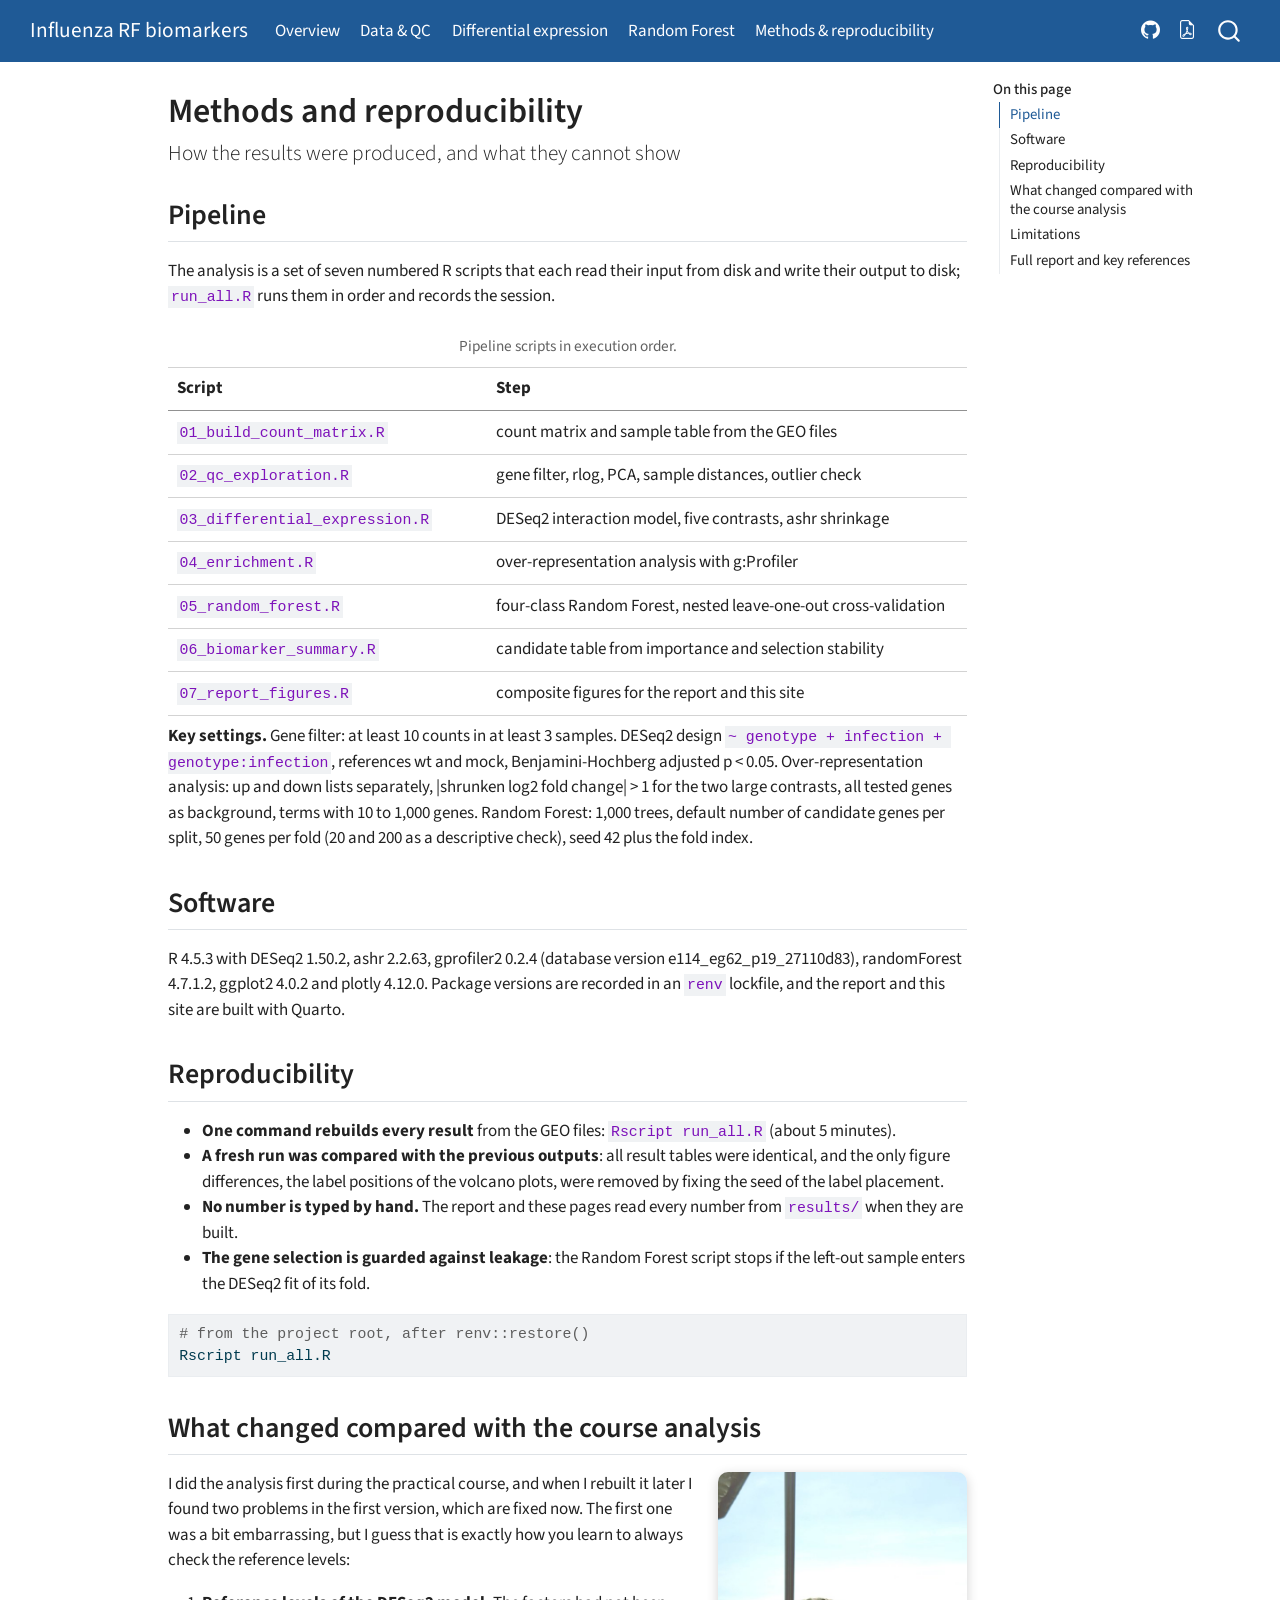
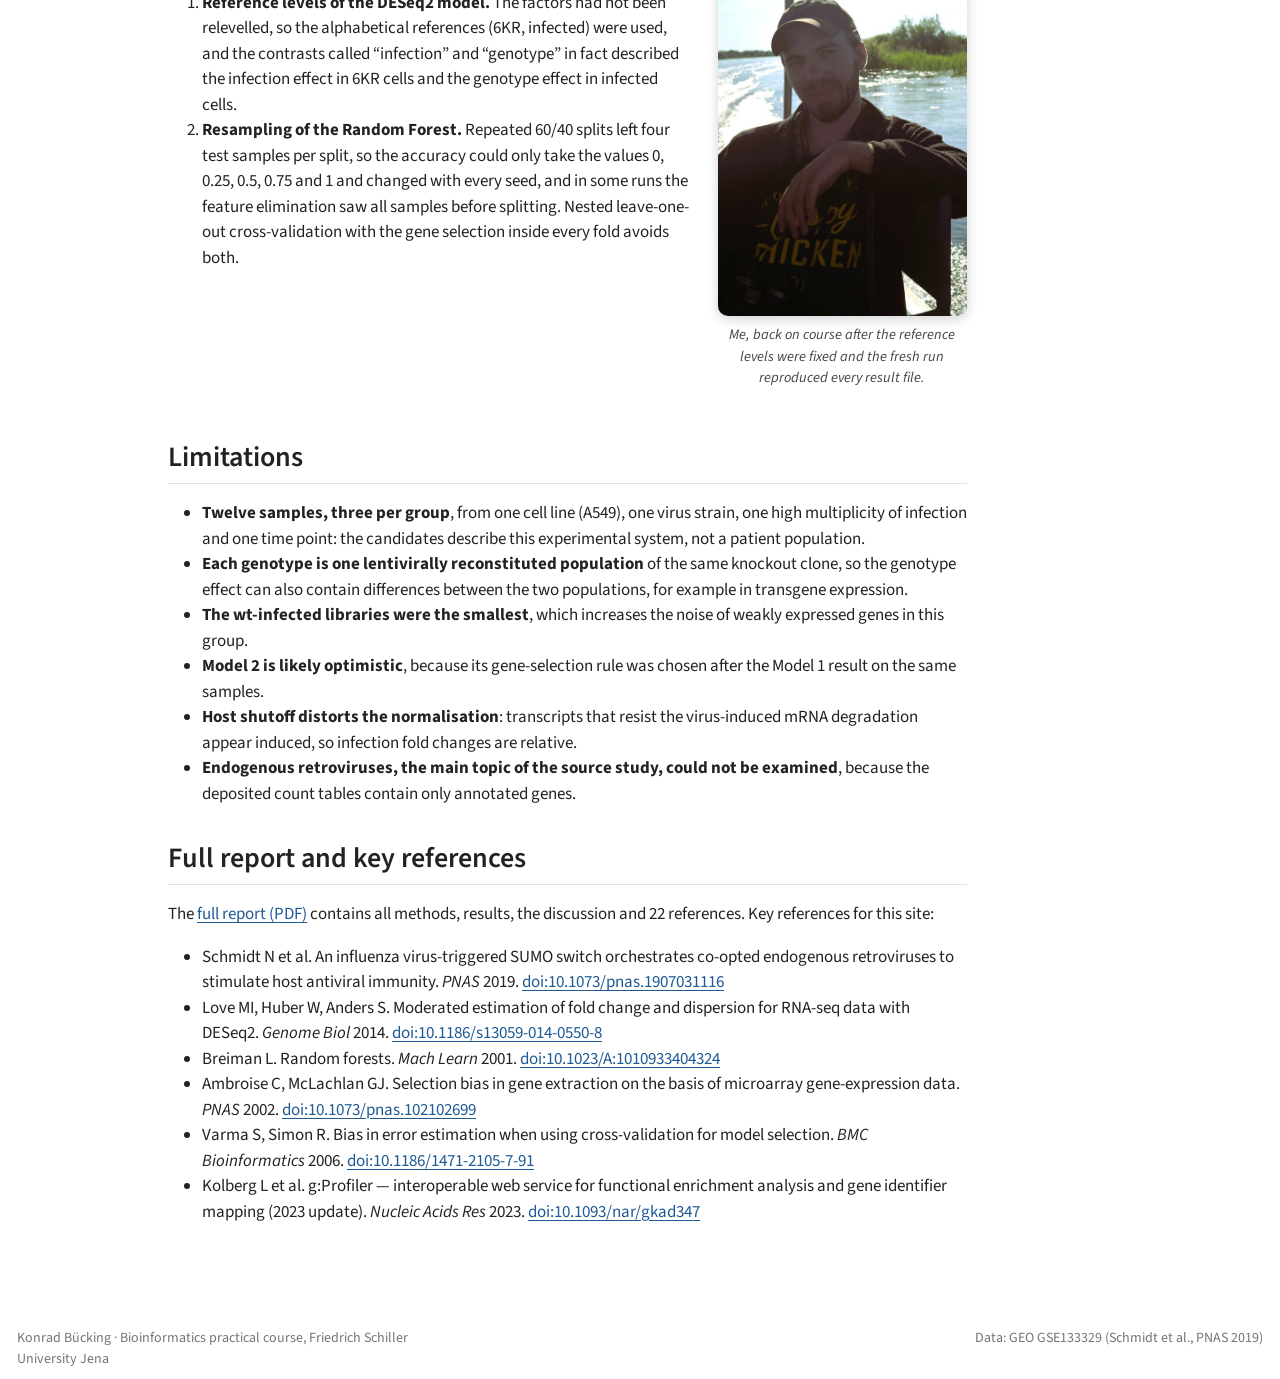
<file: methods.html>
<!DOCTYPE html>
<html xmlns="http://www.w3.org/1999/xhtml" lang="en" xml:lang="en"><head>

<meta charset="utf-8">
<meta name="generator" content="quarto-1.9.38">

<meta name="viewport" content="width=device-width, initial-scale=1.0, user-scalable=yes">


<title>Methods and reproducibility – Influenza RF biomarkers</title>
<style>
/* Default styles provided by pandoc.
** See https://pandoc.org/MANUAL.html#variables-for-html for config info.
*/
code{white-space: pre-wrap;}
span.smallcaps{font-variant: small-caps;}
div.columns{display: flex; gap: min(4vw, 1.5em);}
div.column{flex: auto; overflow-x: auto;}
div.hanging-indent{margin-left: 1.5em; text-indent: -1.5em;}
ul.task-list{list-style: none;}
ul.task-list li input[type="checkbox"] {
  width: 0.8em;
  margin: 0 0.8em 0.2em -1em; /* quarto-specific, see https://github.com/quarto-dev/quarto-cli/issues/4556 */ 
  vertical-align: middle;
}
/* CSS for syntax highlighting */
html { -webkit-text-size-adjust: 100%; }
pre > code.sourceCode { white-space: pre; position: relative; }
pre > code.sourceCode > span { display: inline-block; line-height: 1.25; }
pre > code.sourceCode > span:empty { height: 1.2em; }
.sourceCode { overflow: visible; }
code.sourceCode > span { color: inherit; text-decoration: inherit; }
div.sourceCode { margin: 1em 0; }
pre.sourceCode { margin: 0; }
@media screen {
div.sourceCode { overflow: auto; }
}
@media print {
pre > code.sourceCode { white-space: pre-wrap; }
pre > code.sourceCode > span { text-indent: -5em; padding-left: 5em; }
}
pre.numberSource code
  { counter-reset: source-line 0; }
pre.numberSource code > span
  { position: relative; left: -4em; counter-increment: source-line; }
pre.numberSource code > span > a:first-child::before
  { content: counter(source-line);
    position: relative; left: -1em; text-align: right; vertical-align: baseline;
    border: none; display: inline-block;
    -webkit-touch-callout: none; -webkit-user-select: none;
    -khtml-user-select: none; -moz-user-select: none;
    -ms-user-select: none; user-select: none;
    padding: 0 4px; width: 4em;
  }
pre.numberSource { margin-left: 3em;  padding-left: 4px; }
div.sourceCode
  {   }
@media screen {
pre > code.sourceCode > span > a:first-child::before { text-decoration: underline; }
}
</style>


<script src="site_libs/quarto-nav/quarto-nav.js"></script>
<script src="site_libs/quarto-nav/headroom.min.js"></script>
<script src="site_libs/clipboard/clipboard.min.js"></script>
<script src="site_libs/quarto-search/autocomplete.umd.js"></script>
<script src="site_libs/quarto-search/fuse.min.js"></script>
<script src="site_libs/quarto-search/quarto-search.js"></script>
<meta name="quarto:offset" content="./">
<script src="site_libs/quarto-html/quarto.js" type="module"></script>
<script src="site_libs/quarto-html/tabsets/tabsets.js" type="module"></script>
<script src="site_libs/quarto-html/popper.min.js"></script>
<script src="site_libs/quarto-html/tippy.umd.min.js"></script>
<script src="site_libs/quarto-html/anchor.min.js"></script>
<link href="site_libs/quarto-html/tippy.css" rel="stylesheet">
<link href="site_libs/quarto-html/quarto-syntax-highlighting-15634bcf2e68342d4ad2dfa704d543f6.css" rel="stylesheet" id="quarto-text-highlighting-styles">
<script src="site_libs/bootstrap/bootstrap.min.js"></script>
<link href="site_libs/bootstrap/bootstrap-icons.css" rel="stylesheet">
<link href="site_libs/bootstrap/bootstrap-287503268ca9ed8a3ef9b10ddec963ea.min.css" rel="stylesheet" append-hash="true" id="quarto-bootstrap" data-mode="light">
<script id="quarto-search-options" type="application/json">{
  "location": "navbar",
  "copy-button": false,
  "collapse-after": 3,
  "panel-placement": "end",
  "type": "overlay",
  "limit": 50,
  "keyboard-shortcut": [
    "f",
    "/",
    "s"
  ],
  "show-item-context": false,
  "language": {
    "search-no-results-text": "No results",
    "search-matching-documents-text": "matching documents",
    "search-copy-link-title": "Copy link to search",
    "search-hide-matches-text": "Hide additional matches",
    "search-more-match-text": "more match in this document",
    "search-more-matches-text": "more matches in this document",
    "search-clear-button-title": "Clear",
    "search-text-placeholder": "",
    "search-detached-cancel-button-title": "Cancel",
    "search-submit-button-title": "Submit",
    "search-label": "Search"
  }
}</script>


</head>

<body class="nav-fixed quarto-light">

<div id="quarto-search-results"></div>
  <header id="quarto-header" class="headroom fixed-top">
    <nav class="navbar navbar-expand-lg " data-bs-theme="dark">
      <div class="navbar-container container-fluid">
      <div class="navbar-brand-container mx-auto">
    <a class="navbar-brand" href="./index.html">
    <span class="navbar-title">Influenza RF biomarkers</span>
    </a>
  </div>
            <div id="quarto-search" class="" title="Search"></div>
          <button class="navbar-toggler" type="button" data-bs-toggle="collapse" data-bs-target="#navbarCollapse" aria-controls="navbarCollapse" role="menu" aria-expanded="false" aria-label="Toggle navigation" onclick="if (window.quartoToggleHeadroom) { window.quartoToggleHeadroom(); }">
  <span class="navbar-toggler-icon"></span>
</button>
          <div class="collapse navbar-collapse" id="navbarCollapse">
            <ul class="navbar-nav navbar-nav-scroll me-auto">
  <li class="nav-item">
    <a class="nav-link" href="./index.html"> 
<span class="menu-text">Overview</span></a>
  </li>  
  <li class="nav-item">
    <a class="nav-link" href="./data-qc.html"> 
<span class="menu-text">Data &amp; QC</span></a>
  </li>  
  <li class="nav-item">
    <a class="nav-link" href="./differential-expression.html"> 
<span class="menu-text">Differential expression</span></a>
  </li>  
  <li class="nav-item">
    <a class="nav-link" href="./random-forest.html"> 
<span class="menu-text">Random Forest</span></a>
  </li>  
  <li class="nav-item">
    <a class="nav-link active" href="./methods.html" aria-current="page"> 
<span class="menu-text">Methods &amp; reproducibility</span></a>
  </li>  
</ul>
            <ul class="navbar-nav navbar-nav-scroll ms-auto">
  <li class="nav-item compact">
    <a class="nav-link" href="https://github.com/konbueck-r/influenza-random-forest"> <i class="bi bi-github" role="img" aria-label="Source code on GitHub">
</i> 
<span class="menu-text"></span></a>
  </li>  
  <li class="nav-item compact">
    <a class="nav-link" href="./assets/influenza_rf_biomarkers_report.pdf"> <i class="bi bi-file-earmark-pdf" role="img" aria-label="Full report (PDF)">
</i> 
<span class="menu-text"></span></a>
  </li>  
</ul>
          </div> <!-- /navcollapse -->
            <div class="quarto-navbar-tools">
</div>
      </div> <!-- /container-fluid -->
    </nav>
</header>
<!-- content -->
<div id="quarto-content" class="quarto-container page-columns page-rows-contents page-layout-article page-navbar">
<!-- sidebar -->
<!-- margin-sidebar -->
    <div id="quarto-margin-sidebar" class="sidebar margin-sidebar">
        <nav id="TOC" role="doc-toc" class="toc-active">
    <h2 id="toc-title">On this page</h2>
   
  <ul class="collapse">
  <li><a href="#pipeline" id="toc-pipeline" class="nav-link active" data-scroll-target="#pipeline">Pipeline</a></li>
  <li><a href="#software" id="toc-software" class="nav-link" data-scroll-target="#software">Software</a></li>
  <li><a href="#reproducibility" id="toc-reproducibility" class="nav-link" data-scroll-target="#reproducibility">Reproducibility</a></li>
  <li><a href="#what-changed-compared-with-the-course-analysis" id="toc-what-changed-compared-with-the-course-analysis" class="nav-link" data-scroll-target="#what-changed-compared-with-the-course-analysis">What changed compared with the course analysis</a></li>
  <li><a href="#limitations" id="toc-limitations" class="nav-link" data-scroll-target="#limitations">Limitations</a></li>
  <li><a href="#full-report-and-key-references" id="toc-full-report-and-key-references" class="nav-link" data-scroll-target="#full-report-and-key-references">Full report and key references</a></li>
  </ul>
</nav>
    </div>
<!-- main -->
<main class="content" id="quarto-document-content">

<header id="title-block-header" class="quarto-title-block default">
<div class="quarto-title">
<h1 class="title">Methods and reproducibility</h1>
<p class="subtitle lead">How the results were produced, and what they cannot show</p>
</div>



<div class="quarto-title-meta">

    
  
    
  </div>
  


</header>


<section id="pipeline" class="level2">
<h2 class="anchored" data-anchor-id="pipeline">Pipeline</h2>
<p>The analysis is a set of seven numbered R scripts that each read their input from disk and write their output to disk; <code>run_all.R</code> runs them in order and records the session.</p>
<table class="caption-top table">
<caption>Pipeline scripts in execution order.</caption>
<colgroup>
<col style="width: 40%">
<col style="width: 60%">
</colgroup>
<thead>
<tr class="header">
<th>Script</th>
<th>Step</th>
</tr>
</thead>
<tbody>
<tr class="odd">
<td><code>01_build_count_matrix.R</code></td>
<td>count matrix and sample table from the GEO files</td>
</tr>
<tr class="even">
<td><code>02_qc_exploration.R</code></td>
<td>gene filter, rlog, PCA, sample distances, outlier check</td>
</tr>
<tr class="odd">
<td><code>03_differential_expression.R</code></td>
<td>DESeq2 interaction model, five contrasts, ashr shrinkage</td>
</tr>
<tr class="even">
<td><code>04_enrichment.R</code></td>
<td>over-representation analysis with g:Profiler</td>
</tr>
<tr class="odd">
<td><code>05_random_forest.R</code></td>
<td>four-class Random Forest, nested leave-one-out cross-validation</td>
</tr>
<tr class="even">
<td><code>06_biomarker_summary.R</code></td>
<td>candidate table from importance and selection stability</td>
</tr>
<tr class="odd">
<td><code>07_report_figures.R</code></td>
<td>composite figures for the report and this site</td>
</tr>
</tbody>
</table>
<p><strong>Key settings.</strong> Gene filter: at least 10 counts in at least 3 samples. DESeq2 design <code>~ genotype + infection + genotype:infection</code>, references wt and mock, Benjamini-Hochberg adjusted p &lt; 0.05. Over-representation analysis: up and down lists separately, |shrunken log2 fold change| &gt; 1 for the two large contrasts, all tested genes as background, terms with 10 to 1,000 genes. Random Forest: 1,000 trees, default number of candidate genes per split, 50 genes per fold (20 and 200 as a descriptive check), seed 42 plus the fold index.</p>
</section>
<section id="software" class="level2">
<h2 class="anchored" data-anchor-id="software">Software</h2>
<p>R 4.5.3 with DESeq2 1.50.2, ashr 2.2.63, gprofiler2 0.2.4 (database version e114_eg62_p19_27110d83), randomForest 4.7.1.2, ggplot2 4.0.2 and plotly 4.12.0. Package versions are recorded in an <code>renv</code> lockfile, and the report and this site are built with Quarto.</p>
</section>
<section id="reproducibility" class="level2">
<h2 class="anchored" data-anchor-id="reproducibility">Reproducibility</h2>
<ul>
<li><strong>One command rebuilds every result</strong> from the GEO files: <code>Rscript run_all.R</code> (about 5 minutes).</li>
<li><strong>A fresh run was compared with the previous outputs</strong>: all result tables were identical, and the only figure differences, the label positions of the volcano plots, were removed by fixing the seed of the label placement.</li>
<li><strong>No number is typed by hand.</strong> The report and these pages read every number from <code>results/</code> when they are built.</li>
<li><strong>The gene selection is guarded against leakage</strong>: the Random Forest script stops if the left-out sample enters the DESeq2 fit of its fold.</li>
</ul>
<div class="code-copy-outer-scaffold"><div class="sourceCode" id="cb1"><pre class="sourceCode bash code-with-copy"><code class="sourceCode bash"><span id="cb1-1"><a href="#cb1-1" aria-hidden="true" tabindex="-1"></a><span class="co"># from the project root, after renv::restore()</span></span>
<span id="cb1-2"><a href="#cb1-2" aria-hidden="true" tabindex="-1"></a><span class="ex">Rscript</span> run_all.R</span></code></pre></div><button title="Copy to Clipboard" class="code-copy-button"><i class="bi"></i></button></div>
</section>
<section id="what-changed-compared-with-the-course-analysis" class="level2">
<h2 class="anchored" data-anchor-id="what-changed-compared-with-the-course-analysis">What changed compared with the course analysis</h2>
<div class="grid">
<div class="g-col-12 g-col-md-8">
<p>I did the analysis first during the practical course, and when I rebuilt it later I found two problems in the first version, which are fixed now. The first one was a bit embarrassing, but I guess that is exactly how you learn to always check the reference levels:</p>
<ol type="1">
<li><strong>Reference levels of the DESeq2 model.</strong> The factors had not been relevelled, so the alphabetical references (6KR, infected) were used, and the contrasts called “infection” and “genotype” in fact described the infection effect in 6KR cells and the genotype effect in infected cells.</li>
<li><strong>Resampling of the Random Forest.</strong> Repeated 60/40 splits left four test samples per split, so the accuracy could only take the values 0, 0.25, 0.5, 0.75 and 1 and changed with every seed, and in some runs the feature elimination saw all samples before splitting. Nested leave-one-out cross-validation with the gene selection inside every fold avoids both.</li>
</ol>
</div>
<div class="g-col-12 g-col-md-4">
<div class="quarto-figure quarto-figure-center">
<figure class="figure">
<p><img src="images/boat_me.jpg" class="photo img-fluid figure-img" alt="Konrad smiling on a boat on a river"></p>
<figcaption>Me, back on course after the reference levels were fixed and the fresh run reproduced every result file.</figcaption>
</figure>
</div>
</div>
</div>
</section>
<section id="limitations" class="level2">
<h2 class="anchored" data-anchor-id="limitations">Limitations</h2>
<ul>
<li><strong>Twelve samples, three per group</strong>, from one cell line (A549), one virus strain, one high multiplicity of infection and one time point: the candidates describe this experimental system, not a patient population.</li>
<li><strong>Each genotype is one lentivirally reconstituted population</strong> of the same knockout clone, so the genotype effect can also contain differences between the two populations, for example in transgene expression.</li>
<li><strong>The wt-infected libraries were the smallest</strong>, which increases the noise of weakly expressed genes in this group.</li>
<li><strong>Model 2 is likely optimistic</strong>, because its gene-selection rule was chosen after the Model 1 result on the same samples.</li>
<li><strong>Host shutoff distorts the normalisation</strong>: transcripts that resist the virus-induced mRNA degradation appear induced, so infection fold changes are relative.</li>
<li><strong>Endogenous retroviruses, the main topic of the source study, could not be examined</strong>, because the deposited count tables contain only annotated genes.</li>
</ul>
</section>
<section id="full-report-and-key-references" class="level2">
<h2 class="anchored" data-anchor-id="full-report-and-key-references">Full report and key references</h2>
<p>The <a href="assets/influenza_rf_biomarkers_report.pdf">full report (PDF)</a> contains all methods, results, the discussion and 22 references. Key references for this site:</p>
<ul>
<li>Schmidt N et al.&nbsp;An influenza virus-triggered SUMO switch orchestrates co-opted endogenous retroviruses to stimulate host antiviral immunity. <em>PNAS</em> 2019. <a href="https://doi.org/10.1073/pnas.1907031116">doi:10.1073/pnas.1907031116</a></li>
<li>Love MI, Huber W, Anders S. Moderated estimation of fold change and dispersion for RNA-seq data with DESeq2. <em>Genome Biol</em> 2014. <a href="https://doi.org/10.1186/s13059-014-0550-8">doi:10.1186/s13059-014-0550-8</a></li>
<li>Breiman L. Random forests. <em>Mach Learn</em> 2001. <a href="https://doi.org/10.1023/A:1010933404324">doi:10.1023/A:1010933404324</a></li>
<li>Ambroise C, McLachlan GJ. Selection bias in gene extraction on the basis of microarray gene-expression data. <em>PNAS</em> 2002. <a href="https://doi.org/10.1073/pnas.102102699">doi:10.1073/pnas.102102699</a></li>
<li>Varma S, Simon R. Bias in error estimation when using cross-validation for model selection. <em>BMC Bioinformatics</em> 2006. <a href="https://doi.org/10.1186/1471-2105-7-91">doi:10.1186/1471-2105-7-91</a></li>
<li>Kolberg L et al.&nbsp;g:Profiler — interoperable web service for functional enrichment analysis and gene identifier mapping (2023 update). <em>Nucleic Acids Res</em> 2023. <a href="https://doi.org/10.1093/nar/gkad347">doi:10.1093/nar/gkad347</a></li>
</ul>


</section>

</main> <!-- /main -->
<script id="quarto-html-after-body" type="application/javascript">
  window.document.addEventListener("DOMContentLoaded", function (event) {
    const icon = "";
    const anchorJS = new window.AnchorJS();
    anchorJS.options = {
      placement: 'right',
      icon: icon
    };
    anchorJS.add('.anchored');
    const isCodeAnnotation = (el) => {
      for (const clz of el.classList) {
        if (clz.startsWith('code-annotation-')) {                     
          return true;
        }
      }
      return false;
    }
    const onCopySuccess = function(e) {
      // button target
      const button = e.trigger;
      // don't keep focus
      button.blur();
      // flash "checked"
      button.classList.add('code-copy-button-checked');
      var currentTitle = button.getAttribute("title");
      button.setAttribute("title", "Copied!");
      let tooltip;
      if (window.bootstrap) {
        button.setAttribute("data-bs-toggle", "tooltip");
        button.setAttribute("data-bs-placement", "left");
        button.setAttribute("data-bs-title", "Copied!");
        tooltip = new bootstrap.Tooltip(button, 
          { trigger: "manual", 
            customClass: "code-copy-button-tooltip",
            offset: [0, -8]});
        tooltip.show();    
      }
      setTimeout(function() {
        if (tooltip) {
          tooltip.hide();
          button.removeAttribute("data-bs-title");
          button.removeAttribute("data-bs-toggle");
          button.removeAttribute("data-bs-placement");
        }
        button.setAttribute("title", currentTitle);
        button.classList.remove('code-copy-button-checked');
      }, 1000);
      // clear code selection
      e.clearSelection();
    }
    const getTextToCopy = function(trigger) {
      const outerScaffold = trigger.parentElement.cloneNode(true);
      const codeEl = outerScaffold.querySelector('code');
      for (const childEl of codeEl.children) {
        if (isCodeAnnotation(childEl)) {
          childEl.remove();
        }
      }
      return codeEl.innerText;
    }
    const clipboard = new window.ClipboardJS('.code-copy-button:not([data-in-quarto-modal])', {
      text: getTextToCopy
    });
    clipboard.on('success', onCopySuccess);
    if (window.document.getElementById('quarto-embedded-source-code-modal')) {
      const clipboardModal = new window.ClipboardJS('.code-copy-button[data-in-quarto-modal]', {
        text: getTextToCopy,
        container: window.document.getElementById('quarto-embedded-source-code-modal')
      });
      clipboardModal.on('success', onCopySuccess);
    }
      var localhostRegex = new RegExp(/^(?:http|https):\/\/localhost\:?[0-9]*\//);
      var mailtoRegex = new RegExp(/^mailto:/);
        var filterRegex = new RegExp("https:\/\/konbueck-r\.github\.io\/influenza-random-forest\/");
      var isInternal = (href) => {
          return filterRegex.test(href) || localhostRegex.test(href) || mailtoRegex.test(href);
      }
      // Inspect non-navigation links and adorn them if external
     var links = window.document.querySelectorAll('a[href]:not(.nav-link):not(.navbar-brand):not(.toc-action):not(.sidebar-link):not(.sidebar-item-toggle):not(.pagination-link):not(.no-external):not([aria-hidden]):not(.dropdown-item):not(.quarto-navigation-tool):not(.about-link)');
      for (var i=0; i<links.length; i++) {
        const link = links[i];
        if (!isInternal(link.href)) {
          // undo the damage that might have been done by quarto-nav.js in the case of
          // links that we want to consider external
          if (link.dataset.originalHref !== undefined) {
            link.href = link.dataset.originalHref;
          }
            // target, if specified
            link.setAttribute("target", "_blank");
            if (link.getAttribute("rel") === null) {
              link.setAttribute("rel", "noopener");
            }
        }
      }
    function tippyHover(el, contentFn, onTriggerFn, onUntriggerFn) {
      const config = {
        allowHTML: true,
        maxWidth: 500,
        delay: 100,
        arrow: false,
        appendTo: function(el) {
            return el.parentElement;
        },
        interactive: true,
        interactiveBorder: 10,
        theme: 'quarto',
        placement: 'bottom-start',
      };
      if (contentFn) {
        config.content = contentFn;
      }
      if (onTriggerFn) {
        config.onTrigger = onTriggerFn;
      }
      if (onUntriggerFn) {
        config.onUntrigger = onUntriggerFn;
      }
      window.tippy(el, config); 
    }
    const noterefs = window.document.querySelectorAll('a[role="doc-noteref"]');
    for (var i=0; i<noterefs.length; i++) {
      const ref = noterefs[i];
      tippyHover(ref, function() {
        // use id or data attribute instead here
        let href = ref.getAttribute('data-footnote-href') || ref.getAttribute('href');
        try { href = new URL(href).hash; } catch {}
        const id = href.replace(/^#\/?/, "");
        const note = window.document.getElementById(id);
        if (note) {
          return note.innerHTML;
        } else {
          return "";
        }
      });
    }
    const xrefs = window.document.querySelectorAll('a.quarto-xref');
    const processXRef = (id, note) => {
      // Strip column container classes
      const stripColumnClz = (el) => {
        el.classList.remove("page-full", "page-columns");
        if (el.children) {
          for (const child of el.children) {
            stripColumnClz(child);
          }
        }
      }
      stripColumnClz(note)
      if (id === null || id.startsWith('sec-')) {
        // Special case sections, only their first couple elements
        const container = document.createElement("div");
        if (note.children && note.children.length > 2) {
          container.appendChild(note.children[0].cloneNode(true));
          for (let i = 1; i < note.children.length; i++) {
            const child = note.children[i];
            if (child.tagName === "P" && child.innerText === "") {
              continue;
            } else {
              container.appendChild(child.cloneNode(true));
              break;
            }
          }
          if (window.Quarto?.typesetMath) {
            window.Quarto.typesetMath(container);
          }
          return container.innerHTML
        } else {
          if (window.Quarto?.typesetMath) {
            window.Quarto.typesetMath(note);
          }
          return note.innerHTML;
        }
      } else {
        // Remove any anchor links if they are present
        const anchorLink = note.querySelector('a.anchorjs-link');
        if (anchorLink) {
          anchorLink.remove();
        }
        if (window.Quarto?.typesetMath) {
          window.Quarto.typesetMath(note);
        }
        if (note.classList.contains("callout")) {
          return note.outerHTML;
        } else {
          return note.innerHTML;
        }
      }
    }
    for (var i=0; i<xrefs.length; i++) {
      const xref = xrefs[i];
      tippyHover(xref, undefined, function(instance) {
        instance.disable();
        let url = xref.getAttribute('href');
        let hash = undefined; 
        if (url.startsWith('#')) {
          hash = url;
        } else {
          try { hash = new URL(url).hash; } catch {}
        }
        if (hash) {
          const id = hash.replace(/^#\/?/, "");
          const note = window.document.getElementById(id);
          if (note !== null) {
            try {
              const html = processXRef(id, note.cloneNode(true));
              instance.setContent(html);
            } finally {
              instance.enable();
              instance.show();
            }
          } else {
            // See if we can fetch this
            fetch(url.split('#')[0])
            .then(res => res.text())
            .then(html => {
              const parser = new DOMParser();
              const htmlDoc = parser.parseFromString(html, "text/html");
              const note = htmlDoc.getElementById(id);
              if (note !== null) {
                const html = processXRef(id, note);
                instance.setContent(html);
              } 
            }).finally(() => {
              instance.enable();
              instance.show();
            });
          }
        } else {
          // See if we can fetch a full url (with no hash to target)
          // This is a special case and we should probably do some content thinning / targeting
          fetch(url)
          .then(res => res.text())
          .then(html => {
            const parser = new DOMParser();
            const htmlDoc = parser.parseFromString(html, "text/html");
            const note = htmlDoc.querySelector('main.content');
            if (note !== null) {
              // This should only happen for chapter cross references
              // (since there is no id in the URL)
              // remove the first header
              if (note.children.length > 0 && note.children[0].tagName === "HEADER") {
                note.children[0].remove();
              }
              const html = processXRef(null, note);
              instance.setContent(html);
            } 
          }).finally(() => {
            instance.enable();
            instance.show();
          });
        }
      }, function(instance) {
      });
    }
        let selectedAnnoteEl;
        const selectorForAnnotation = ( cell, annotation) => {
          let cellAttr = 'data-code-cell="' + cell + '"';
          let lineAttr = 'data-code-annotation="' +  annotation + '"';
          const selector = 'span[' + cellAttr + '][' + lineAttr + ']';
          return selector;
        }
        const selectCodeLines = (annoteEl) => {
          const doc = window.document;
          const targetCell = annoteEl.getAttribute("data-target-cell");
          const targetAnnotation = annoteEl.getAttribute("data-target-annotation");
          const annoteSpan = window.document.querySelector(selectorForAnnotation(targetCell, targetAnnotation));
          const lines = annoteSpan.getAttribute("data-code-lines").split(",");
          const lineIds = lines.map((line) => {
            return targetCell + "-" + line;
          })
          let top = null;
          let height = null;
          let parent = null;
          if (lineIds.length > 0) {
              //compute the position of the single el (top and bottom and make a div)
              const el = window.document.getElementById(lineIds[0]);
              top = el.offsetTop;
              height = el.offsetHeight;
              parent = el.parentElement.parentElement;
            if (lineIds.length > 1) {
              const lastEl = window.document.getElementById(lineIds[lineIds.length - 1]);
              const bottom = lastEl.offsetTop + lastEl.offsetHeight;
              height = bottom - top;
            }
            if (top !== null && height !== null && parent !== null) {
              // cook up a div (if necessary) and position it 
              let div = window.document.getElementById("code-annotation-line-highlight");
              if (div === null) {
                div = window.document.createElement("div");
                div.setAttribute("id", "code-annotation-line-highlight");
                div.style.position = 'absolute';
                parent.appendChild(div);
              }
              div.style.top = top - 2 + "px";
              div.style.height = height + 4 + "px";
              div.style.left = 0;
              let gutterDiv = window.document.getElementById("code-annotation-line-highlight-gutter");
              if (gutterDiv === null) {
                gutterDiv = window.document.createElement("div");
                gutterDiv.setAttribute("id", "code-annotation-line-highlight-gutter");
                gutterDiv.style.position = 'absolute';
                const codeCell = window.document.getElementById(targetCell);
                const gutter = codeCell.querySelector('.code-annotation-gutter');
                gutter.appendChild(gutterDiv);
              }
              gutterDiv.style.top = top - 2 + "px";
              gutterDiv.style.height = height + 4 + "px";
            }
            selectedAnnoteEl = annoteEl;
          }
        };
        const unselectCodeLines = () => {
          const elementsIds = ["code-annotation-line-highlight", "code-annotation-line-highlight-gutter"];
          elementsIds.forEach((elId) => {
            const div = window.document.getElementById(elId);
            if (div) {
              div.remove();
            }
          });
          selectedAnnoteEl = undefined;
        };
          // Handle positioning of the toggle
      window.addEventListener(
        "resize",
        throttle(() => {
          elRect = undefined;
          if (selectedAnnoteEl) {
            selectCodeLines(selectedAnnoteEl);
          }
        }, 10)
      );
      function throttle(fn, ms) {
      let throttle = false;
      let timer;
        return (...args) => {
          if(!throttle) { // first call gets through
              fn.apply(this, args);
              throttle = true;
          } else { // all the others get throttled
              if(timer) clearTimeout(timer); // cancel #2
              timer = setTimeout(() => {
                fn.apply(this, args);
                timer = throttle = false;
              }, ms);
          }
        };
      }
        // Attach click handler to the DT
        const annoteDls = window.document.querySelectorAll('dt[data-target-cell]');
        for (const annoteDlNode of annoteDls) {
          annoteDlNode.addEventListener('click', (event) => {
            const clickedEl = event.target;
            if (clickedEl !== selectedAnnoteEl) {
              unselectCodeLines();
              const activeEl = window.document.querySelector('dt[data-target-cell].code-annotation-active');
              if (activeEl) {
                activeEl.classList.remove('code-annotation-active');
              }
              selectCodeLines(clickedEl);
              clickedEl.classList.add('code-annotation-active');
            } else {
              // Unselect the line
              unselectCodeLines();
              clickedEl.classList.remove('code-annotation-active');
            }
          });
        }
    const findCites = (el) => {
      const parentEl = el.parentElement;
      if (parentEl) {
        const cites = parentEl.dataset.cites;
        if (cites) {
          return {
            el,
            cites: cites.split(' ')
          };
        } else {
          return findCites(el.parentElement)
        }
      } else {
        return undefined;
      }
    };
    var bibliorefs = window.document.querySelectorAll('a[role="doc-biblioref"]');
    for (var i=0; i<bibliorefs.length; i++) {
      const ref = bibliorefs[i];
      const citeInfo = findCites(ref);
      if (citeInfo) {
        tippyHover(citeInfo.el, function() {
          var popup = window.document.createElement('div');
          citeInfo.cites.forEach(function(cite) {
            var citeDiv = window.document.createElement('div');
            citeDiv.classList.add('hanging-indent');
            citeDiv.classList.add('csl-entry');
            var biblioDiv = window.document.getElementById('ref-' + cite);
            if (biblioDiv) {
              citeDiv.innerHTML = biblioDiv.innerHTML;
            }
            popup.appendChild(citeDiv);
          });
          return popup.innerHTML;
        });
      }
    }
  });
  </script>
</div> <!-- /content -->
<footer class="footer">
  <div class="nav-footer">
    <div class="nav-footer-left">
<p>Konrad Bücking · Bioinformatics practical course, Friedrich Schiller University Jena</p>
</div>   
    <div class="nav-footer-center">
      &nbsp;
    </div>
    <div class="nav-footer-right">
<p>Data: GEO GSE133329 (Schmidt et al., PNAS 2019)</p>
</div>
  </div>
</footer>




</body></html>
</file>
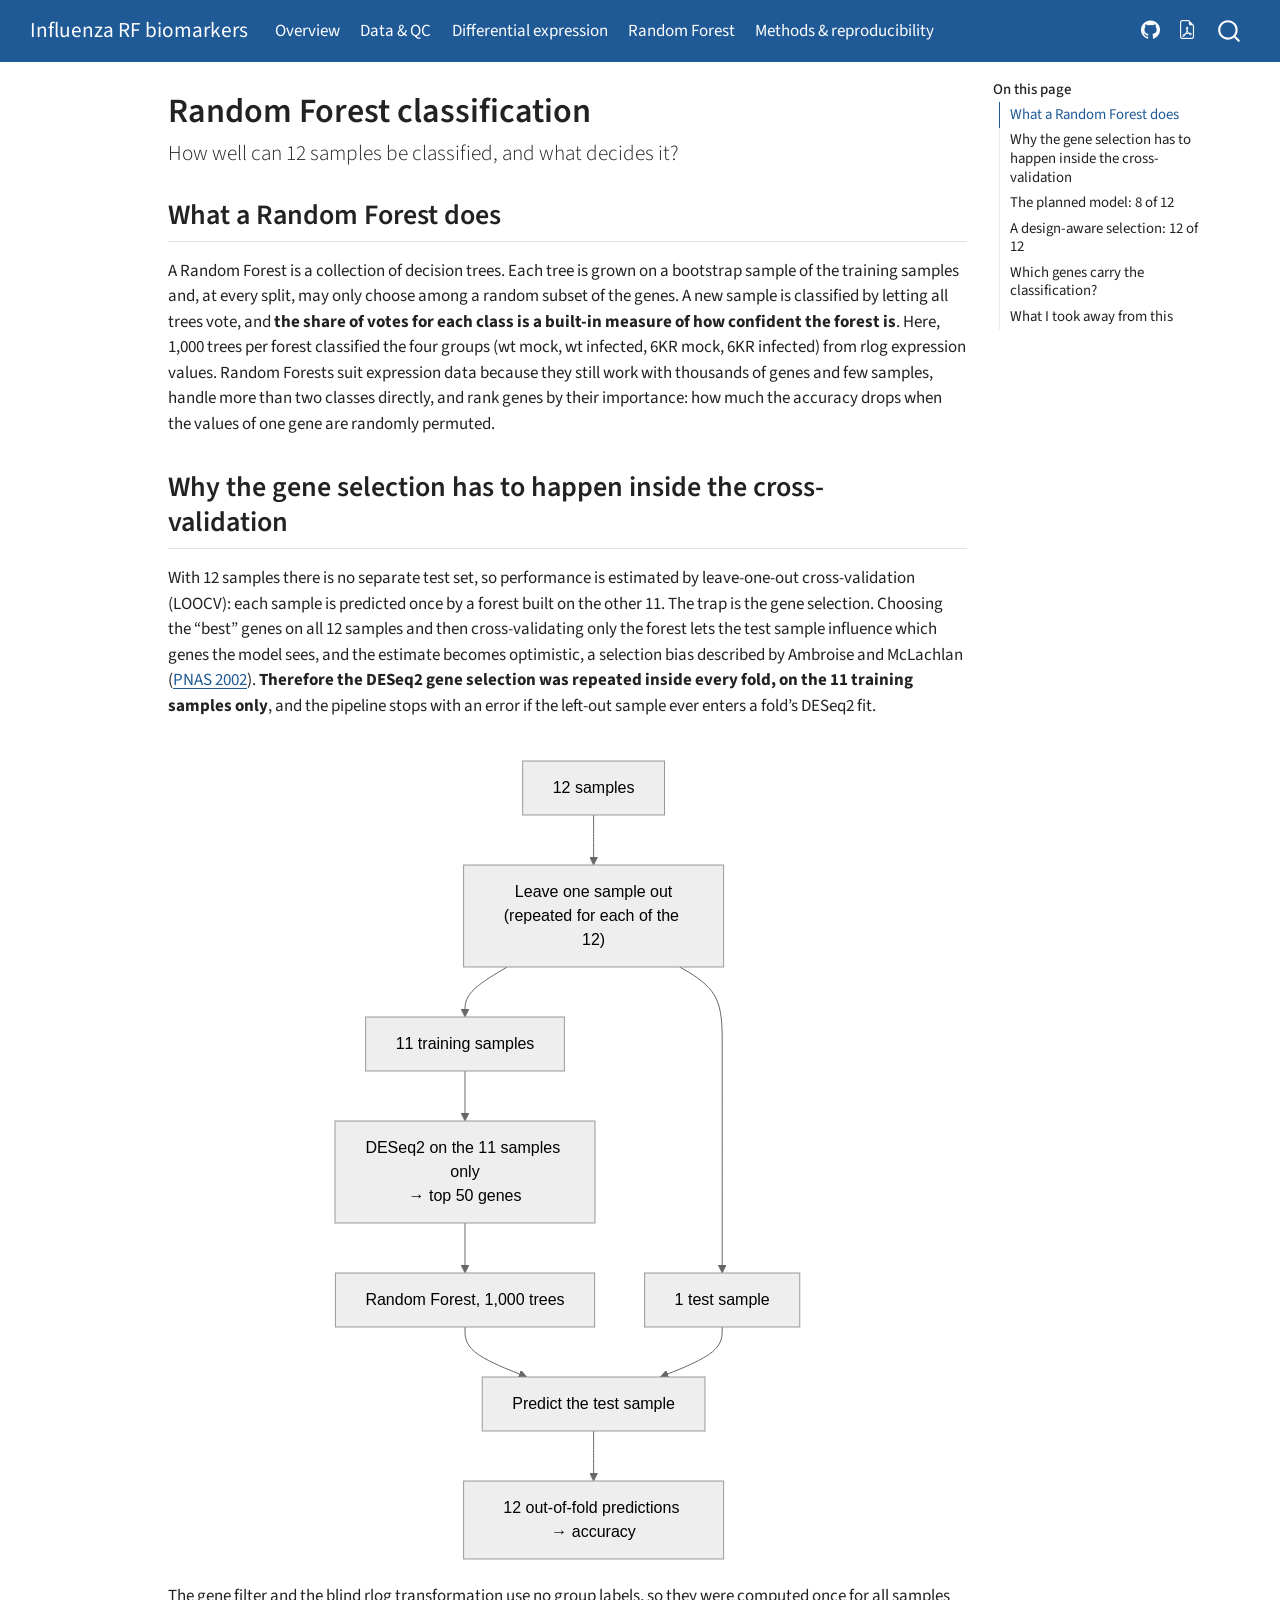
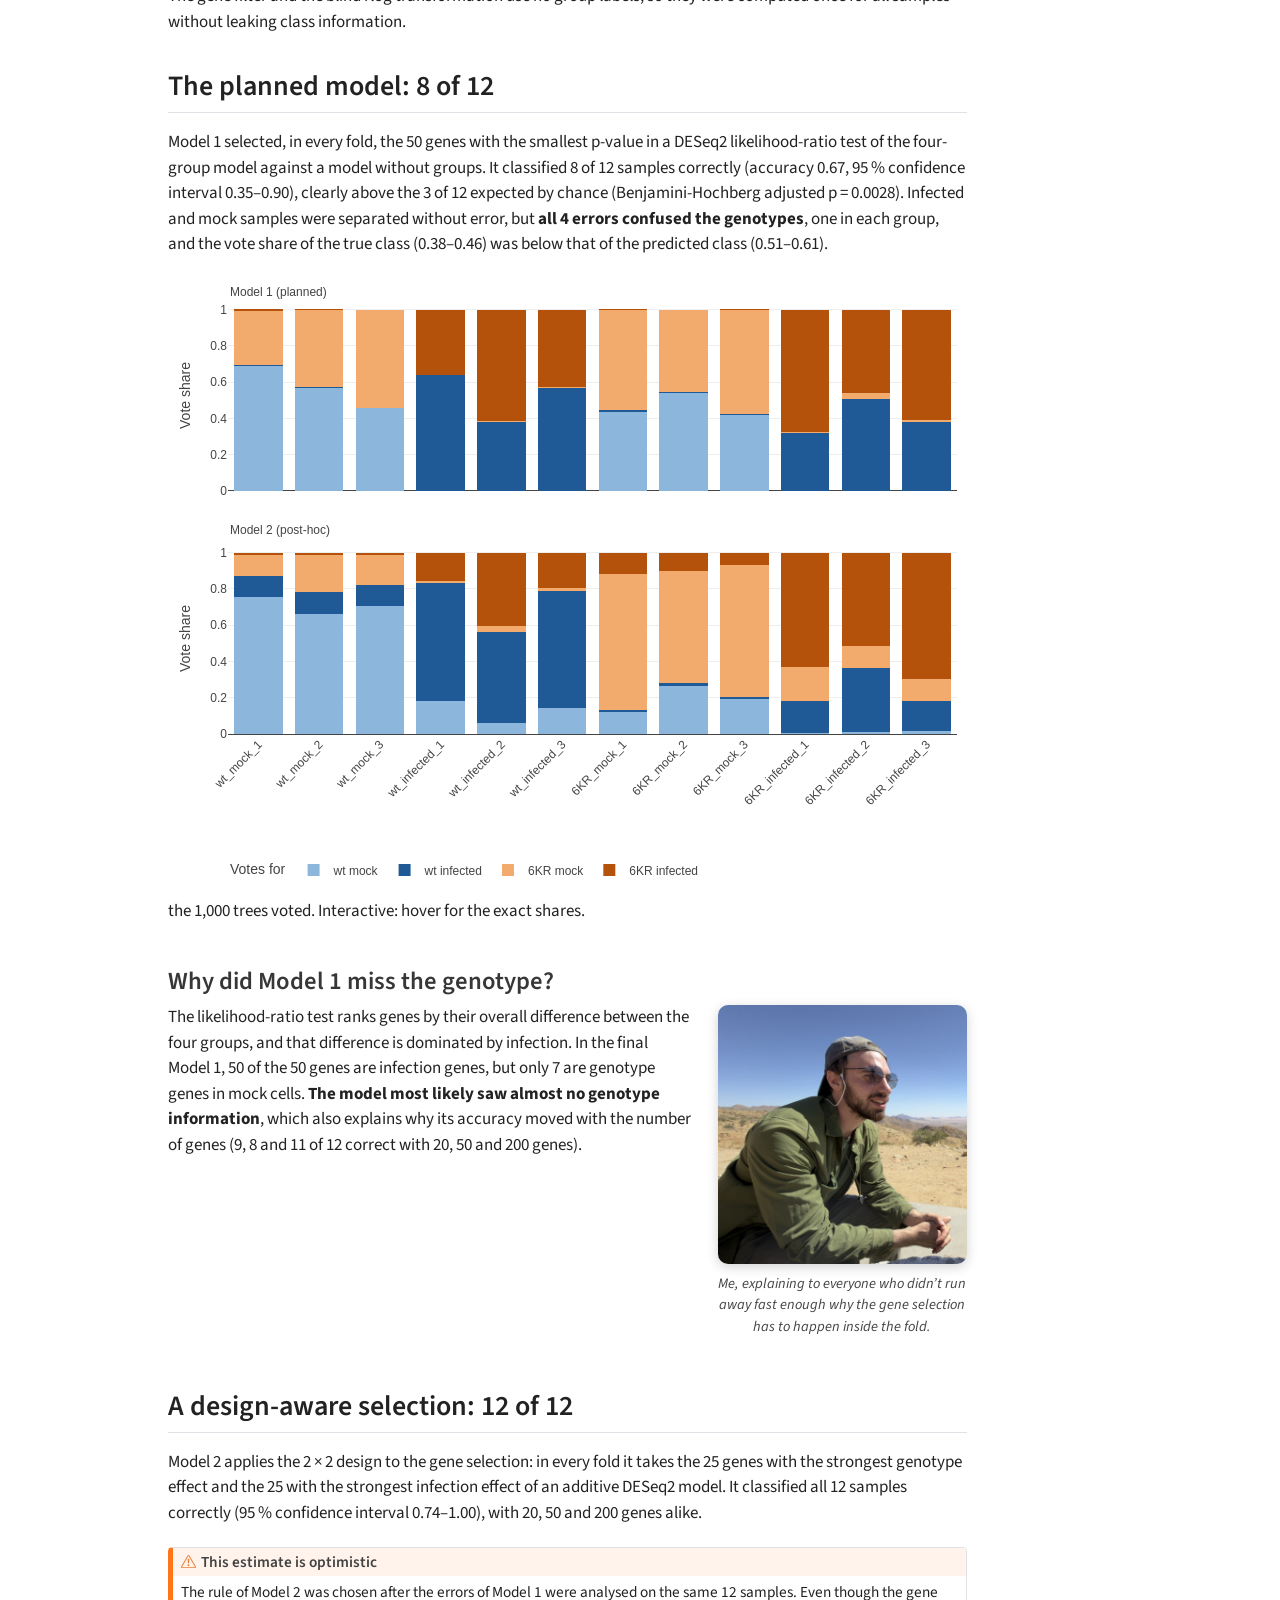
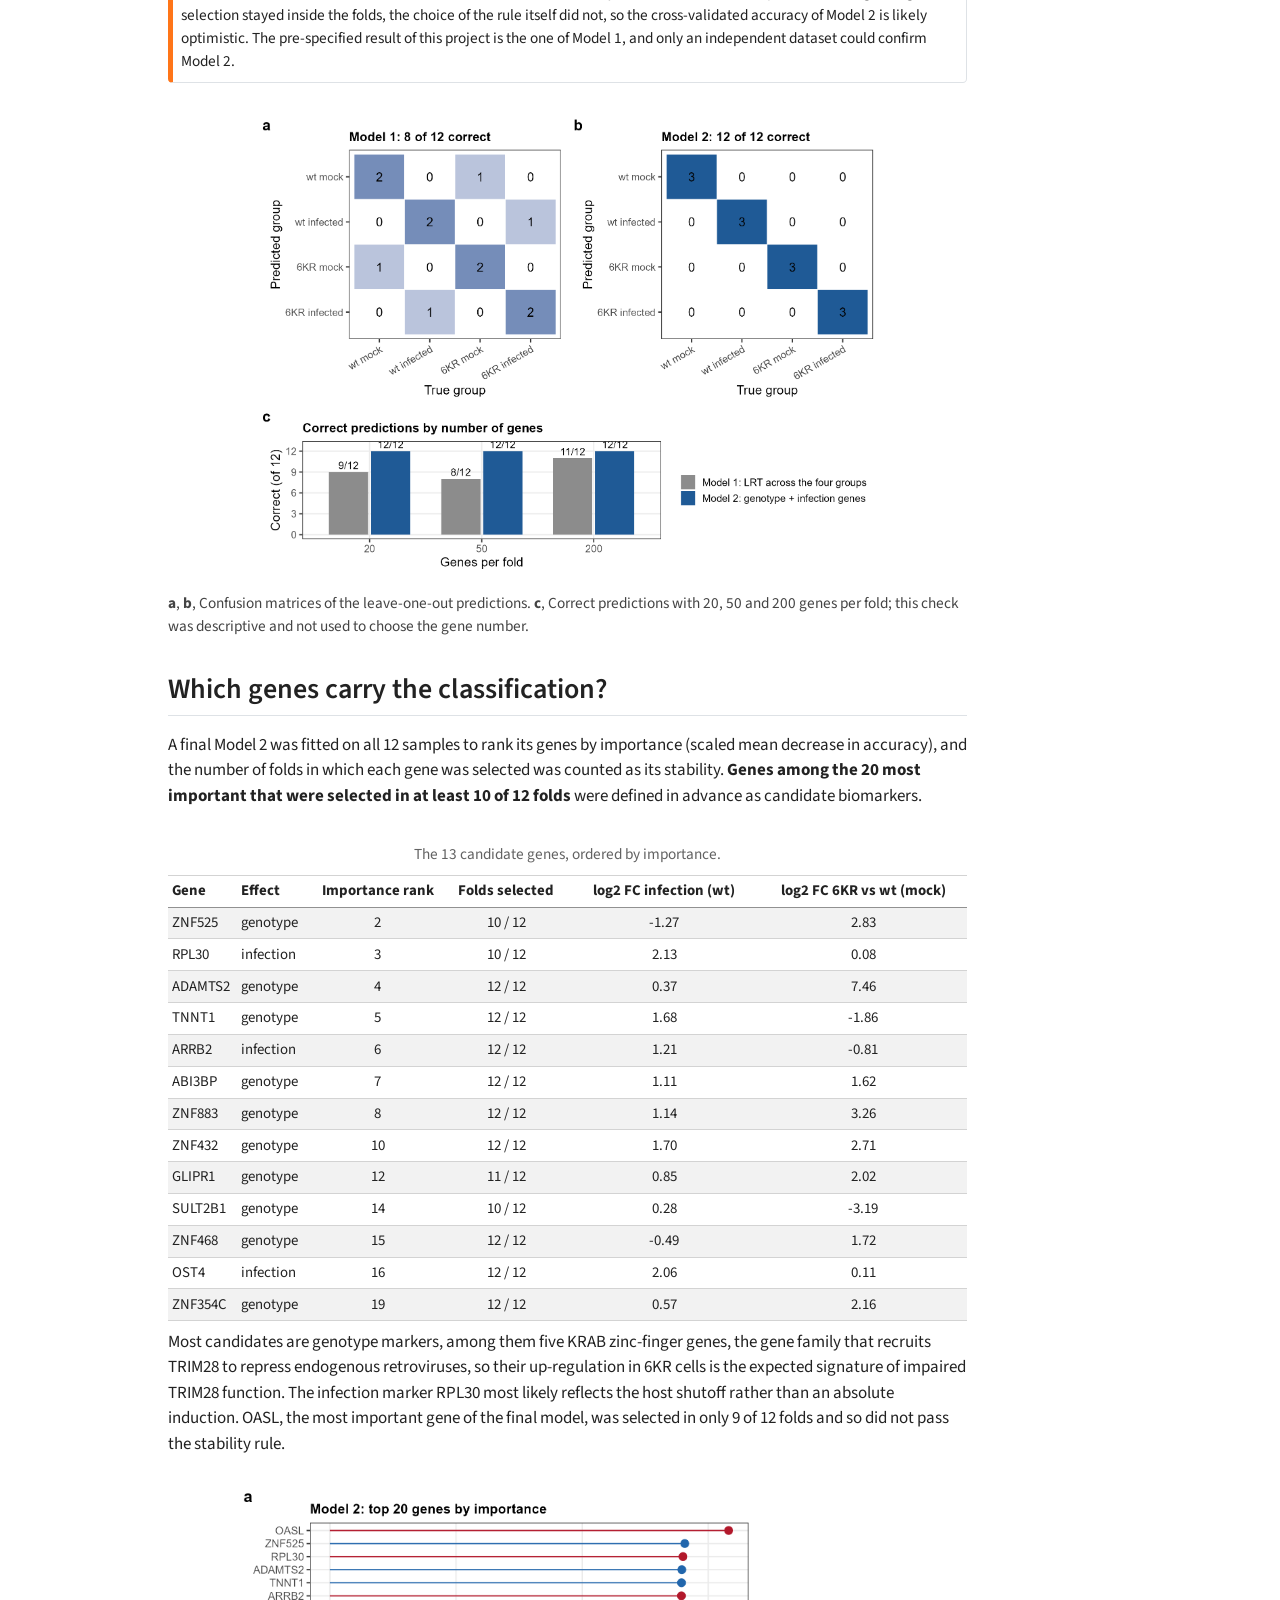
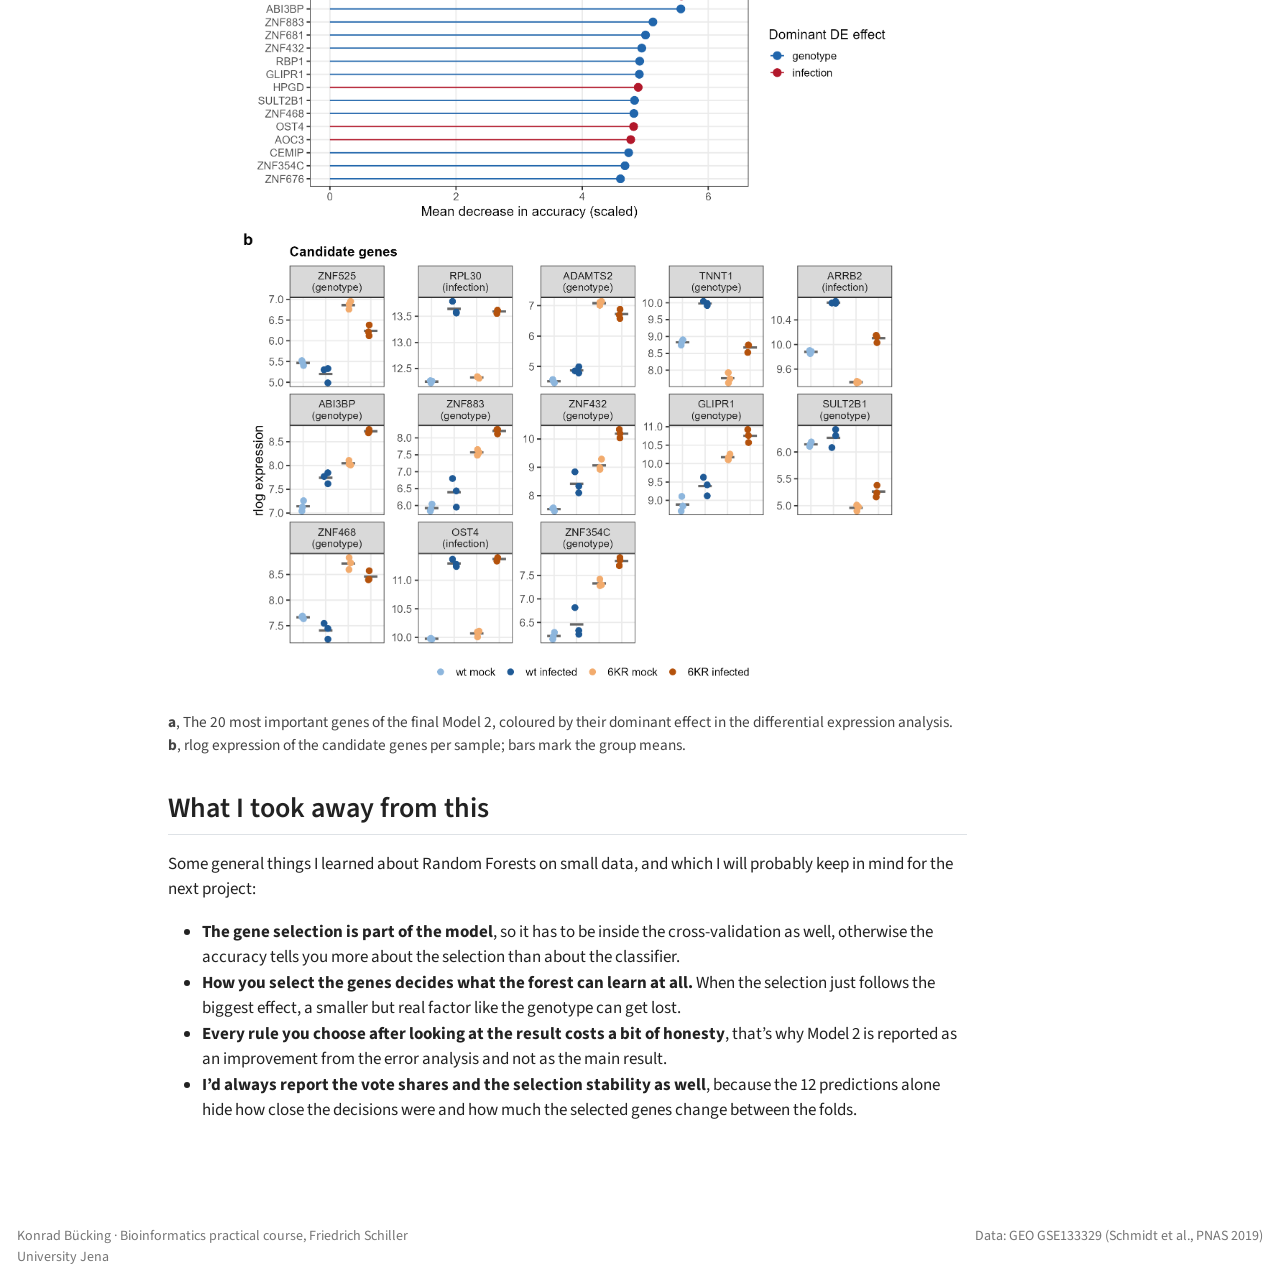
<file: random-forest.html>
<!DOCTYPE html>
<html xmlns="http://www.w3.org/1999/xhtml" lang="en" xml:lang="en"><head>

<meta charset="utf-8">
<meta name="generator" content="quarto-1.9.38">

<meta name="viewport" content="width=device-width, initial-scale=1.0, user-scalable=yes">


<title>Random Forest classification – Influenza RF biomarkers</title>
<style>
/* Default styles provided by pandoc.
** See https://pandoc.org/MANUAL.html#variables-for-html for config info.
*/
code{white-space: pre-wrap;}
span.smallcaps{font-variant: small-caps;}
div.columns{display: flex; gap: min(4vw, 1.5em);}
div.column{flex: auto; overflow-x: auto;}
div.hanging-indent{margin-left: 1.5em; text-indent: -1.5em;}
ul.task-list{list-style: none;}
ul.task-list li input[type="checkbox"] {
  width: 0.8em;
  margin: 0 0.8em 0.2em -1em; /* quarto-specific, see https://github.com/quarto-dev/quarto-cli/issues/4556 */ 
  vertical-align: middle;
}
</style>


<script src="site_libs/quarto-nav/quarto-nav.js"></script>
<script src="site_libs/quarto-nav/headroom.min.js"></script>
<script src="site_libs/clipboard/clipboard.min.js"></script>
<script src="site_libs/quarto-search/autocomplete.umd.js"></script>
<script src="site_libs/quarto-search/fuse.min.js"></script>
<script src="site_libs/quarto-search/quarto-search.js"></script>
<meta name="quarto:offset" content="./">
<script src="site_libs/quarto-html/quarto.js" type="module"></script>
<script src="site_libs/quarto-html/tabsets/tabsets.js" type="module"></script>
<script src="site_libs/quarto-html/popper.min.js"></script>
<script src="site_libs/quarto-html/tippy.umd.min.js"></script>
<script src="site_libs/quarto-html/anchor.min.js"></script>
<link href="site_libs/quarto-html/tippy.css" rel="stylesheet">
<link href="site_libs/quarto-html/quarto-syntax-highlighting-15634bcf2e68342d4ad2dfa704d543f6.css" rel="stylesheet" id="quarto-text-highlighting-styles">
<script src="site_libs/bootstrap/bootstrap.min.js"></script>
<link href="site_libs/bootstrap/bootstrap-icons.css" rel="stylesheet">
<link href="site_libs/bootstrap/bootstrap-287503268ca9ed8a3ef9b10ddec963ea.min.css" rel="stylesheet" append-hash="true" id="quarto-bootstrap" data-mode="light">
<script id="quarto-search-options" type="application/json">{
  "location": "navbar",
  "copy-button": false,
  "collapse-after": 3,
  "panel-placement": "end",
  "type": "overlay",
  "limit": 50,
  "keyboard-shortcut": [
    "f",
    "/",
    "s"
  ],
  "show-item-context": false,
  "language": {
    "search-no-results-text": "No results",
    "search-matching-documents-text": "matching documents",
    "search-copy-link-title": "Copy link to search",
    "search-hide-matches-text": "Hide additional matches",
    "search-more-match-text": "more match in this document",
    "search-more-matches-text": "more matches in this document",
    "search-clear-button-title": "Clear",
    "search-text-placeholder": "",
    "search-detached-cancel-button-title": "Cancel",
    "search-submit-button-title": "Submit",
    "search-label": "Search"
  }
}</script>
<meta name="mermaid-theme" content="neutral">
<script src="site_libs/quarto-diagram/mermaid.min.js"></script>
<script src="site_libs/quarto-diagram/mermaid-init.js"></script>
<link href="site_libs/quarto-diagram/mermaid.css" rel="stylesheet">
<script src="site_libs/htmlwidgets-1.6.4/htmlwidgets.js"></script>

<script src="site_libs/plotly-binding-4.12.0/plotly.js"></script>

<script src="site_libs/typedarray-0.1/typedarray.min.js"></script>

<script src="site_libs/jquery-3.5.1/jquery.min.js"></script>

<link href="site_libs/crosstalk-1.2.2/css/crosstalk.min.css" rel="stylesheet">

<script src="site_libs/crosstalk-1.2.2/js/crosstalk.min.js"></script>

<link href="site_libs/plotly-htmlwidgets-css-2.25.2/plotly-htmlwidgets.css" rel="stylesheet">

<script src="site_libs/plotly-main-2.25.2/plotly-latest.min.js"></script>



</head>

<body class="nav-fixed quarto-light">

<div id="quarto-search-results"></div>
  <header id="quarto-header" class="headroom fixed-top">
    <nav class="navbar navbar-expand-lg " data-bs-theme="dark">
      <div class="navbar-container container-fluid">
      <div class="navbar-brand-container mx-auto">
    <a class="navbar-brand" href="./index.html">
    <span class="navbar-title">Influenza RF biomarkers</span>
    </a>
  </div>
            <div id="quarto-search" class="" title="Search"></div>
          <button class="navbar-toggler" type="button" data-bs-toggle="collapse" data-bs-target="#navbarCollapse" aria-controls="navbarCollapse" role="menu" aria-expanded="false" aria-label="Toggle navigation" onclick="if (window.quartoToggleHeadroom) { window.quartoToggleHeadroom(); }">
  <span class="navbar-toggler-icon"></span>
</button>
          <div class="collapse navbar-collapse" id="navbarCollapse">
            <ul class="navbar-nav navbar-nav-scroll me-auto">
  <li class="nav-item">
    <a class="nav-link" href="./index.html"> 
<span class="menu-text">Overview</span></a>
  </li>  
  <li class="nav-item">
    <a class="nav-link" href="./data-qc.html"> 
<span class="menu-text">Data &amp; QC</span></a>
  </li>  
  <li class="nav-item">
    <a class="nav-link" href="./differential-expression.html"> 
<span class="menu-text">Differential expression</span></a>
  </li>  
  <li class="nav-item">
    <a class="nav-link active" href="./random-forest.html" aria-current="page"> 
<span class="menu-text">Random Forest</span></a>
  </li>  
  <li class="nav-item">
    <a class="nav-link" href="./methods.html"> 
<span class="menu-text">Methods &amp; reproducibility</span></a>
  </li>  
</ul>
            <ul class="navbar-nav navbar-nav-scroll ms-auto">
  <li class="nav-item compact">
    <a class="nav-link" href="https://github.com/konbueck-r/influenza-random-forest"> <i class="bi bi-github" role="img" aria-label="Source code on GitHub">
</i> 
<span class="menu-text"></span></a>
  </li>  
  <li class="nav-item compact">
    <a class="nav-link" href="./assets/influenza_rf_biomarkers_report.pdf"> <i class="bi bi-file-earmark-pdf" role="img" aria-label="Full report (PDF)">
</i> 
<span class="menu-text"></span></a>
  </li>  
</ul>
          </div> <!-- /navcollapse -->
            <div class="quarto-navbar-tools">
</div>
      </div> <!-- /container-fluid -->
    </nav>
</header>
<!-- content -->
<div id="quarto-content" class="quarto-container page-columns page-rows-contents page-layout-article page-navbar">
<!-- sidebar -->
<!-- margin-sidebar -->
    <div id="quarto-margin-sidebar" class="sidebar margin-sidebar">
        <nav id="TOC" role="doc-toc" class="toc-active">
    <h2 id="toc-title">On this page</h2>
   
  <ul class="collapse">
  <li><a href="#what-a-random-forest-does" id="toc-what-a-random-forest-does" class="nav-link active" data-scroll-target="#what-a-random-forest-does">What a Random Forest does</a></li>
  <li><a href="#why-the-gene-selection-has-to-happen-inside-the-cross-validation" id="toc-why-the-gene-selection-has-to-happen-inside-the-cross-validation" class="nav-link" data-scroll-target="#why-the-gene-selection-has-to-happen-inside-the-cross-validation">Why the gene selection has to happen inside the cross-validation</a></li>
  <li><a href="#the-planned-model-8-of-12" id="toc-the-planned-model-8-of-12" class="nav-link" data-scroll-target="#the-planned-model-8-of-12">The planned model: 8 of 12</a></li>
  <li><a href="#a-design-aware-selection-12-of-12" id="toc-a-design-aware-selection-12-of-12" class="nav-link" data-scroll-target="#a-design-aware-selection-12-of-12">A design-aware selection: 12 of 12</a></li>
  <li><a href="#which-genes-carry-the-classification" id="toc-which-genes-carry-the-classification" class="nav-link" data-scroll-target="#which-genes-carry-the-classification">Which genes carry the classification?</a></li>
  <li><a href="#what-i-took-away-from-this" id="toc-what-i-took-away-from-this" class="nav-link" data-scroll-target="#what-i-took-away-from-this">What I took away from this</a></li>
  </ul>
</nav>
    </div>
<!-- main -->
<main class="content" id="quarto-document-content">

<header id="title-block-header" class="quarto-title-block default">
<div class="quarto-title">
<h1 class="title">Random Forest classification</h1>
<p class="subtitle lead">How well can 12 samples be classified, and what decides it?</p>
</div>



<div class="quarto-title-meta">

    
  
    
  </div>
  


</header>


<section id="what-a-random-forest-does" class="level2">
<h2 class="anchored" data-anchor-id="what-a-random-forest-does">What a Random Forest does</h2>
<p>A Random Forest is a collection of decision trees. Each tree is grown on a bootstrap sample of the training samples and, at every split, may only choose among a random subset of the genes. A new sample is classified by letting all trees vote, and <strong>the share of votes for each class is a built-in measure of how confident the forest is</strong>. Here, 1,000 trees per forest classified the four groups (wt mock, wt infected, 6KR mock, 6KR infected) from rlog expression values. Random Forests suit expression data because they still work with thousands of genes and few samples, handle more than two classes directly, and rank genes by their importance: how much the accuracy drops when the values of one gene are randomly permuted.</p>
</section>
<section id="why-the-gene-selection-has-to-happen-inside-the-cross-validation" class="level2">
<h2 class="anchored" data-anchor-id="why-the-gene-selection-has-to-happen-inside-the-cross-validation">Why the gene selection has to happen inside the cross-validation</h2>
<p>With 12 samples there is no separate test set, so performance is estimated by leave-one-out cross-validation (LOOCV): each sample is predicted once by a forest built on the other 11. The trap is the gene selection. Choosing the “best” genes on all 12 samples and then cross-validating only the forest lets the test sample influence which genes the model sees, and the estimate becomes optimistic, a selection bias described by Ambroise and McLachlan (<a href="https://doi.org/10.1073/pnas.102102699">PNAS 2002</a>). <strong>Therefore the DESeq2 gene selection was repeated inside every fold, on the 11 training samples only</strong>, and the pipeline stops with an error if the left-out sample ever enters a fold’s DESeq2 fit.</p>
<div class="cell" data-layout-align="center">
<div class="cell-output-display">
<div>
<p></p><figure class="figure"><p></p>
<div>
<pre class="mermaid mermaid-js">flowchart TB
  A["12 samples"] --&gt; B["Leave one sample out&lt;br&gt;(repeated for each of the 12)"]
  B --&gt; C["11 training samples"]
  B --&gt; T["1 test sample"]
  C --&gt; D["DESeq2 on the 11 samples only&lt;br&gt;→ top 50 genes"]
  D --&gt; F["Random Forest, 1,000 trees"]
  F --&gt; P["Predict the test sample"]
  T --&gt; P
  P --&gt; R["12 out-of-fold predictions → accuracy"]
</pre>
</div>
<p></p></figure><p></p>
</div>
</div>
</div>
<p>The gene filter and the blind rlog transformation use no group labels, so they were computed once for all samples without leaking class information.</p>
</section>
<section id="the-planned-model-8-of-12" class="level2">
<h2 class="anchored" data-anchor-id="the-planned-model-8-of-12">The planned model: 8 of 12</h2>
<p>Model 1 selected, in every fold, the 50 genes with the smallest p-value in a DESeq2 likelihood-ratio test of the four-group model against a model without groups. It classified 8 of 12 samples correctly (accuracy 0.67, 95 % confidence interval 0.35–0.90), clearly above the 3 of 12 expected by chance (Benjamini-Hochberg adjusted p = 0.0028). Infected and mock samples were separated without error, but <strong>all 4 errors confused the genotypes</strong>, one in each group, and the vote share of the true class (0.38–0.46) was below that of the predicted class (0.51–0.61).</p>
<div class="cell">
<div class="cell-output-display">
<div id="htmlwidget-bbe6858c9475c24b5a04" style="width:100%;height:599px;" class="plotly html-widget"></div>
<script type="application/json" data-for="htmlwidget-bbe6858c9475c24b5a04">{"x":{"data":[{"x":["wt_mock_1","wt_mock_2","wt_mock_3","wt_infected_1","wt_infected_2","wt_infected_3","6KR_mock_1","6KR_mock_2","6KR_mock_3","6KR_infected_1","6KR_infected_2","6KR_infected_3"],"y":[0.69399999999999995,0.57199999999999995,0.45500000000000002,0,0,0,0.438,0.54300000000000004,0.42299999999999999,0.001,0,0.001],"text":["<b>wt_mock_1<\/b><br>wt mock: 0.69<br>predicted: wt mock","<b>wt_mock_2<\/b><br>wt mock: 0.57<br>predicted: wt mock","<b>wt_mock_3<\/b><br>wt mock: 0.46<br>predicted: 6KR mock","<b>wt_infected_1<\/b><br>wt mock: 0.00<br>predicted: wt infected","<b>wt_infected_2<\/b><br>wt mock: 0.00<br>predicted: 6KR infected","<b>wt_infected_3<\/b><br>wt mock: 0.00<br>predicted: wt infected","<b>6KR_mock_1<\/b><br>wt mock: 0.44<br>predicted: 6KR mock","<b>6KR_mock_2<\/b><br>wt mock: 0.54<br>predicted: wt mock","<b>6KR_mock_3<\/b><br>wt mock: 0.42<br>predicted: 6KR mock","<b>6KR_infected_1<\/b><br>wt mock: 0.00<br>predicted: 6KR infected","<b>6KR_infected_2<\/b><br>wt mock: 0.00<br>predicted: wt infected","<b>6KR_infected_3<\/b><br>wt mock: 0.00<br>predicted: 6KR infected"],"hoverinfo":["text","text","text","text","text","text","text","text","text","text","text","text"],"textposition":["none","none","none","none","none","none","none","none","none","none","none","none"],"legendgroup":"wt mock","showlegend":true,"type":"bar","name":"wt mock","marker":{"color":"rgba(141,182,221,1)","line":{"color":"rgba(141,182,221,1)"}},"textfont":{"color":"rgba(141,182,221,1)"},"error_y":{"color":"rgba(141,182,221,1)"},"error_x":{"color":"rgba(141,182,221,1)"},"xaxis":"x","yaxis":"y","frame":null},{"x":["wt_mock_1","wt_mock_2","wt_mock_3","wt_infected_1","wt_infected_2","wt_infected_3","6KR_mock_1","6KR_mock_2","6KR_mock_3","6KR_infected_1","6KR_infected_2","6KR_infected_3"],"y":[0.001,0.001,0,0.64100000000000001,0.38400000000000001,0.56799999999999995,0.0080000000000000002,0.001,0.001,0.32300000000000001,0.50700000000000001,0.38200000000000001],"text":["<b>wt_mock_1<\/b><br>wt infected: 0.00<br>predicted: wt mock","<b>wt_mock_2<\/b><br>wt infected: 0.00<br>predicted: wt mock","<b>wt_mock_3<\/b><br>wt infected: 0.00<br>predicted: 6KR mock","<b>wt_infected_1<\/b><br>wt infected: 0.64<br>predicted: wt infected","<b>wt_infected_2<\/b><br>wt infected: 0.38<br>predicted: 6KR infected","<b>wt_infected_3<\/b><br>wt infected: 0.57<br>predicted: wt infected","<b>6KR_mock_1<\/b><br>wt infected: 0.01<br>predicted: 6KR mock","<b>6KR_mock_2<\/b><br>wt infected: 0.00<br>predicted: wt mock","<b>6KR_mock_3<\/b><br>wt infected: 0.00<br>predicted: 6KR mock","<b>6KR_infected_1<\/b><br>wt infected: 0.32<br>predicted: 6KR infected","<b>6KR_infected_2<\/b><br>wt infected: 0.51<br>predicted: wt infected","<b>6KR_infected_3<\/b><br>wt infected: 0.38<br>predicted: 6KR infected"],"hoverinfo":["text","text","text","text","text","text","text","text","text","text","text","text"],"textposition":["none","none","none","none","none","none","none","none","none","none","none","none"],"legendgroup":"wt infected","showlegend":true,"type":"bar","name":"wt infected","marker":{"color":"rgba(31,90,150,1)","line":{"color":"rgba(31,90,150,1)"}},"textfont":{"color":"rgba(31,90,150,1)"},"error_y":{"color":"rgba(31,90,150,1)"},"error_x":{"color":"rgba(31,90,150,1)"},"xaxis":"x","yaxis":"y","frame":null},{"x":["wt_mock_1","wt_mock_2","wt_mock_3","wt_infected_1","wt_infected_2","wt_infected_3","6KR_mock_1","6KR_mock_2","6KR_mock_3","6KR_infected_1","6KR_infected_2","6KR_infected_3"],"y":[0.30199999999999999,0.42599999999999999,0.54500000000000004,0,0.002,0.0030000000000000001,0.55300000000000005,0.45600000000000002,0.57399999999999995,0.001,0.033000000000000002,0.0070000000000000001],"text":["<b>wt_mock_1<\/b><br>6KR mock: 0.30<br>predicted: wt mock","<b>wt_mock_2<\/b><br>6KR mock: 0.43<br>predicted: wt mock","<b>wt_mock_3<\/b><br>6KR mock: 0.54<br>predicted: 6KR mock","<b>wt_infected_1<\/b><br>6KR mock: 0.00<br>predicted: wt infected","<b>wt_infected_2<\/b><br>6KR mock: 0.00<br>predicted: 6KR infected","<b>wt_infected_3<\/b><br>6KR mock: 0.00<br>predicted: wt infected","<b>6KR_mock_1<\/b><br>6KR mock: 0.55<br>predicted: 6KR mock","<b>6KR_mock_2<\/b><br>6KR mock: 0.46<br>predicted: wt mock","<b>6KR_mock_3<\/b><br>6KR mock: 0.57<br>predicted: 6KR mock","<b>6KR_infected_1<\/b><br>6KR mock: 0.00<br>predicted: 6KR infected","<b>6KR_infected_2<\/b><br>6KR mock: 0.03<br>predicted: wt infected","<b>6KR_infected_3<\/b><br>6KR mock: 0.01<br>predicted: 6KR infected"],"hoverinfo":["text","text","text","text","text","text","text","text","text","text","text","text"],"textposition":["none","none","none","none","none","none","none","none","none","none","none","none"],"legendgroup":"6KR mock","showlegend":true,"type":"bar","name":"6KR mock","marker":{"color":"rgba(242,171,109,1)","line":{"color":"rgba(242,171,109,1)"}},"textfont":{"color":"rgba(242,171,109,1)"},"error_y":{"color":"rgba(242,171,109,1)"},"error_x":{"color":"rgba(242,171,109,1)"},"xaxis":"x","yaxis":"y","frame":null},{"x":["wt_mock_1","wt_mock_2","wt_mock_3","wt_infected_1","wt_infected_2","wt_infected_3","6KR_mock_1","6KR_mock_2","6KR_mock_3","6KR_infected_1","6KR_infected_2","6KR_infected_3"],"y":[0.0030000000000000001,0.001,0,0.35899999999999999,0.61399999999999999,0.42899999999999999,0.001,0,0.002,0.67500000000000004,0.46000000000000002,0.60999999999999999],"text":["<b>wt_mock_1<\/b><br>6KR infected: 0.00<br>predicted: wt mock","<b>wt_mock_2<\/b><br>6KR infected: 0.00<br>predicted: wt mock","<b>wt_mock_3<\/b><br>6KR infected: 0.00<br>predicted: 6KR mock","<b>wt_infected_1<\/b><br>6KR infected: 0.36<br>predicted: wt infected","<b>wt_infected_2<\/b><br>6KR infected: 0.61<br>predicted: 6KR infected","<b>wt_infected_3<\/b><br>6KR infected: 0.43<br>predicted: wt infected","<b>6KR_mock_1<\/b><br>6KR infected: 0.00<br>predicted: 6KR mock","<b>6KR_mock_2<\/b><br>6KR infected: 0.00<br>predicted: wt mock","<b>6KR_mock_3<\/b><br>6KR infected: 0.00<br>predicted: 6KR mock","<b>6KR_infected_1<\/b><br>6KR infected: 0.68<br>predicted: 6KR infected","<b>6KR_infected_2<\/b><br>6KR infected: 0.46<br>predicted: wt infected","<b>6KR_infected_3<\/b><br>6KR infected: 0.61<br>predicted: 6KR infected"],"hoverinfo":["text","text","text","text","text","text","text","text","text","text","text","text"],"textposition":["none","none","none","none","none","none","none","none","none","none","none","none"],"legendgroup":"6KR infected","showlegend":true,"type":"bar","name":"6KR infected","marker":{"color":"rgba(180,82,12,1)","line":{"color":"rgba(180,82,12,1)"}},"textfont":{"color":"rgba(180,82,12,1)"},"error_y":{"color":"rgba(180,82,12,1)"},"error_x":{"color":"rgba(180,82,12,1)"},"xaxis":"x","yaxis":"y","frame":null},{"x":["wt_mock_1","wt_mock_2","wt_mock_3","wt_infected_1","wt_infected_2","wt_infected_3","6KR_mock_1","6KR_mock_2","6KR_mock_3","6KR_infected_1","6KR_infected_2","6KR_infected_3"],"y":[0.75700000000000001,0.66200000000000003,0.70299999999999996,0.184,0.062,0.14299999999999999,0.121,0.26300000000000001,0.192,0.0050000000000000001,0.012,0.014999999999999999],"text":["<b>wt_mock_1<\/b><br>wt mock: 0.76<br>predicted: wt mock","<b>wt_mock_2<\/b><br>wt mock: 0.66<br>predicted: wt mock","<b>wt_mock_3<\/b><br>wt mock: 0.70<br>predicted: wt mock","<b>wt_infected_1<\/b><br>wt mock: 0.18<br>predicted: wt infected","<b>wt_infected_2<\/b><br>wt mock: 0.06<br>predicted: wt infected","<b>wt_infected_3<\/b><br>wt mock: 0.14<br>predicted: wt infected","<b>6KR_mock_1<\/b><br>wt mock: 0.12<br>predicted: 6KR mock","<b>6KR_mock_2<\/b><br>wt mock: 0.26<br>predicted: 6KR mock","<b>6KR_mock_3<\/b><br>wt mock: 0.19<br>predicted: 6KR mock","<b>6KR_infected_1<\/b><br>wt mock: 0.00<br>predicted: 6KR infected","<b>6KR_infected_2<\/b><br>wt mock: 0.01<br>predicted: 6KR infected","<b>6KR_infected_3<\/b><br>wt mock: 0.01<br>predicted: 6KR infected"],"hoverinfo":["text","text","text","text","text","text","text","text","text","text","text","text"],"textposition":["none","none","none","none","none","none","none","none","none","none","none","none"],"legendgroup":"wt mock","showlegend":false,"type":"bar","name":"wt mock","marker":{"color":"rgba(141,182,221,1)","line":{"color":"rgba(141,182,221,1)"}},"textfont":{"color":"rgba(141,182,221,1)"},"error_y":{"color":"rgba(141,182,221,1)"},"error_x":{"color":"rgba(141,182,221,1)"},"xaxis":"x","yaxis":"y2","frame":null},{"x":["wt_mock_1","wt_mock_2","wt_mock_3","wt_infected_1","wt_infected_2","wt_infected_3","6KR_mock_1","6KR_mock_2","6KR_mock_3","6KR_infected_1","6KR_infected_2","6KR_infected_3"],"y":[0.11600000000000001,0.122,0.11899999999999999,0.65100000000000002,0.503,0.64800000000000002,0.012,0.02,0.010999999999999999,0.17599999999999999,0.35299999999999998,0.16800000000000001],"text":["<b>wt_mock_1<\/b><br>wt infected: 0.12<br>predicted: wt mock","<b>wt_mock_2<\/b><br>wt infected: 0.12<br>predicted: wt mock","<b>wt_mock_3<\/b><br>wt infected: 0.12<br>predicted: wt mock","<b>wt_infected_1<\/b><br>wt infected: 0.65<br>predicted: wt infected","<b>wt_infected_2<\/b><br>wt infected: 0.50<br>predicted: wt infected","<b>wt_infected_3<\/b><br>wt infected: 0.65<br>predicted: wt infected","<b>6KR_mock_1<\/b><br>wt infected: 0.01<br>predicted: 6KR mock","<b>6KR_mock_2<\/b><br>wt infected: 0.02<br>predicted: 6KR mock","<b>6KR_mock_3<\/b><br>wt infected: 0.01<br>predicted: 6KR mock","<b>6KR_infected_1<\/b><br>wt infected: 0.18<br>predicted: 6KR infected","<b>6KR_infected_2<\/b><br>wt infected: 0.35<br>predicted: 6KR infected","<b>6KR_infected_3<\/b><br>wt infected: 0.17<br>predicted: 6KR infected"],"hoverinfo":["text","text","text","text","text","text","text","text","text","text","text","text"],"textposition":["none","none","none","none","none","none","none","none","none","none","none","none"],"legendgroup":"wt infected","showlegend":false,"type":"bar","name":"wt infected","marker":{"color":"rgba(31,90,150,1)","line":{"color":"rgba(31,90,150,1)"}},"textfont":{"color":"rgba(31,90,150,1)"},"error_y":{"color":"rgba(31,90,150,1)"},"error_x":{"color":"rgba(31,90,150,1)"},"xaxis":"x","yaxis":"y2","frame":null},{"x":["wt_mock_1","wt_mock_2","wt_mock_3","wt_infected_1","wt_infected_2","wt_infected_3","6KR_mock_1","6KR_mock_2","6KR_mock_3","6KR_infected_1","6KR_infected_2","6KR_infected_3"],"y":[0.114,0.20300000000000001,0.16200000000000001,0.0089999999999999993,0.032000000000000001,0.012999999999999999,0.747,0.61299999999999999,0.72999999999999998,0.187,0.121,0.12],"text":["<b>wt_mock_1<\/b><br>6KR mock: 0.11<br>predicted: wt mock","<b>wt_mock_2<\/b><br>6KR mock: 0.20<br>predicted: wt mock","<b>wt_mock_3<\/b><br>6KR mock: 0.16<br>predicted: wt mock","<b>wt_infected_1<\/b><br>6KR mock: 0.01<br>predicted: wt infected","<b>wt_infected_2<\/b><br>6KR mock: 0.03<br>predicted: wt infected","<b>wt_infected_3<\/b><br>6KR mock: 0.01<br>predicted: wt infected","<b>6KR_mock_1<\/b><br>6KR mock: 0.75<br>predicted: 6KR mock","<b>6KR_mock_2<\/b><br>6KR mock: 0.61<br>predicted: 6KR mock","<b>6KR_mock_3<\/b><br>6KR mock: 0.73<br>predicted: 6KR mock","<b>6KR_infected_1<\/b><br>6KR mock: 0.19<br>predicted: 6KR infected","<b>6KR_infected_2<\/b><br>6KR mock: 0.12<br>predicted: 6KR infected","<b>6KR_infected_3<\/b><br>6KR mock: 0.12<br>predicted: 6KR infected"],"hoverinfo":["text","text","text","text","text","text","text","text","text","text","text","text"],"textposition":["none","none","none","none","none","none","none","none","none","none","none","none"],"legendgroup":"6KR mock","showlegend":false,"type":"bar","name":"6KR mock","marker":{"color":"rgba(242,171,109,1)","line":{"color":"rgba(242,171,109,1)"}},"textfont":{"color":"rgba(242,171,109,1)"},"error_y":{"color":"rgba(242,171,109,1)"},"error_x":{"color":"rgba(242,171,109,1)"},"xaxis":"x","yaxis":"y2","frame":null},{"x":["wt_mock_1","wt_mock_2","wt_mock_3","wt_infected_1","wt_infected_2","wt_infected_3","6KR_mock_1","6KR_mock_2","6KR_mock_3","6KR_infected_1","6KR_infected_2","6KR_infected_3"],"y":[0.012999999999999999,0.012999999999999999,0.016,0.156,0.40300000000000002,0.19600000000000001,0.12,0.104,0.067000000000000004,0.63200000000000001,0.51400000000000001,0.69699999999999995],"text":["<b>wt_mock_1<\/b><br>6KR infected: 0.01<br>predicted: wt mock","<b>wt_mock_2<\/b><br>6KR infected: 0.01<br>predicted: wt mock","<b>wt_mock_3<\/b><br>6KR infected: 0.02<br>predicted: wt mock","<b>wt_infected_1<\/b><br>6KR infected: 0.16<br>predicted: wt infected","<b>wt_infected_2<\/b><br>6KR infected: 0.40<br>predicted: wt infected","<b>wt_infected_3<\/b><br>6KR infected: 0.20<br>predicted: wt infected","<b>6KR_mock_1<\/b><br>6KR infected: 0.12<br>predicted: 6KR mock","<b>6KR_mock_2<\/b><br>6KR infected: 0.10<br>predicted: 6KR mock","<b>6KR_mock_3<\/b><br>6KR infected: 0.07<br>predicted: 6KR mock","<b>6KR_infected_1<\/b><br>6KR infected: 0.63<br>predicted: 6KR infected","<b>6KR_infected_2<\/b><br>6KR infected: 0.51<br>predicted: 6KR infected","<b>6KR_infected_3<\/b><br>6KR infected: 0.70<br>predicted: 6KR infected"],"hoverinfo":["text","text","text","text","text","text","text","text","text","text","text","text"],"textposition":["none","none","none","none","none","none","none","none","none","none","none","none"],"legendgroup":"6KR infected","showlegend":false,"type":"bar","name":"6KR infected","marker":{"color":"rgba(180,82,12,1)","line":{"color":"rgba(180,82,12,1)"}},"textfont":{"color":"rgba(180,82,12,1)"},"error_y":{"color":"rgba(180,82,12,1)"},"error_x":{"color":"rgba(180,82,12,1)"},"xaxis":"x","yaxis":"y2","frame":null}],"layout":{"xaxis":{"domain":[0,1],"automargin":true,"title":"","type":"category","categoryorder":"array","categoryarray":["wt_mock_1","wt_mock_2","wt_mock_3","wt_infected_1","wt_infected_2","wt_infected_3","6KR_mock_1","6KR_mock_2","6KR_mock_3","6KR_infected_1","6KR_infected_2","6KR_infected_3"],"anchor":"y2","tickangle":-45},"yaxis2":{"domain":[0,0.44],"automargin":true,"title":"Vote share","anchor":"x"},"yaxis":{"domain":[0.56000000000000005,1],"automargin":true,"title":"Vote share","anchor":"x"},"annotations":[{"text":"Model 1 (planned)","x":0,"y":1.04,"xref":"paper","yref":"paper","showarrow":false,"xanchor":"left"},{"text":"Model 2 (post-hoc)","x":0,"y":0.46999999999999997,"xref":"paper","yref":"paper","showarrow":false,"xanchor":"left"}],"shapes":[],"images":[],"height":620,"margin":{"b":110,"l":60,"t":25,"r":10},"barmode":"stack","hovermode":"closest","showlegend":true,"legend":{"title":{"text":"Votes for"},"orientation":"h","x":0,"y":-0.28000000000000003}},"attrs":{"21c06f5c7b4f":{"x":{},"y":{},"text":{},"hoverinfo":"text","textposition":"none","legendgroup":{},"showlegend":true,"color":{},"colors":["#8DB6DD","#1F5A96","#F2AB6D","#B4520C"],"alpha_stroke":1,"sizes":[10,100],"spans":[1,20],"type":"bar"},"21c014c12b7b":{"x":{},"y":{},"text":{},"hoverinfo":"text","textposition":"none","legendgroup":{},"showlegend":false,"color":{},"colors":["#8DB6DD","#1F5A96","#F2AB6D","#B4520C"],"alpha_stroke":1,"sizes":[10,100],"spans":[1,20],"type":"bar"}},"source":"A","config":{"modeBarButtonsToAdd":["hoverclosest","hovercompare"],"showSendToCloud":false,"displaylogo":false},"highlight":{"on":"plotly_click","persistent":false,"dynamic":false,"selectize":false,"opacityDim":0.20000000000000001,"selected":{"opacity":1},"debounce":0},"subplot":true,"shinyEvents":["plotly_hover","plotly_click","plotly_selected","plotly_relayout","plotly_brushed","plotly_brushing","plotly_clickannotation","plotly_doubleclick","plotly_deselect","plotly_afterplot","plotly_sunburstclick"],"base_url":"https://plot.ly"},"evals":[],"jsHooks":[]}</script>
<p>Vote shares of the leave-one-out predictions with 50 genes. Each bar is one left-out sample, the colours show how the 1,000 trees voted. Interactive: hover for the exact shares.</p>
</div>
</div>
<section id="why-did-model-1-miss-the-genotype" class="level3">
<h3 class="anchored" data-anchor-id="why-did-model-1-miss-the-genotype">Why did Model 1 miss the genotype?</h3>
<div class="grid">
<div class="g-col-12 g-col-md-8">
<p>The likelihood-ratio test ranks genes by their overall difference between the four groups, and that difference is dominated by infection. In the final Model 1, 50 of the 50 genes are infection genes, but only 7 are genotype genes in mock cells. <strong>The model most likely saw almost no genotype information</strong>, which also explains why its accuracy moved with the number of genes (9, 8 and 11 of 12 correct with 20, 50 and 200 genes).</p>
</div>
<div class="g-col-12 g-col-md-4">
<div class="quarto-figure quarto-figure-center">
<figure class="figure">
<p><img src="images/discussing_me.jpg" class="photo img-fluid figure-img" alt="Konrad talking, with sunglasses and cap, in a dry mountain landscape"></p>
<figcaption>Me, explaining to everyone who didn’t run away fast enough why the gene selection has to happen inside the fold.</figcaption>
</figure>
</div>
</div>
</div>
</section>
</section>
<section id="a-design-aware-selection-12-of-12" class="level2">
<h2 class="anchored" data-anchor-id="a-design-aware-selection-12-of-12">A design-aware selection: 12 of 12</h2>
<p>Model 2 applies the 2 × 2 design to the gene selection: in every fold it takes the 25 genes with the strongest genotype effect and the 25 with the strongest infection effect of an additive DESeq2 model. It classified all 12 samples correctly (95 % confidence interval 0.74–1.00), with 20, 50 and 200 genes alike.</p>
<div class="callout callout-style-default callout-warning callout-titled">
<div class="callout-header d-flex align-content-center">
<div class="callout-icon-container">
<i class="callout-icon"></i>
</div>
<div class="callout-title-container flex-fill">
<span class="screen-reader-only">Warning</span>This estimate is optimistic
</div>
</div>
<div class="callout-body-container callout-body">
<p>The rule of Model 2 was chosen after the errors of Model 1 were analysed on the same 12 samples. Even though the gene selection stayed inside the folds, the choice of the rule itself did not, so the cross-validated accuracy of Model 2 is likely optimistic. The pre-specified result of this project is the one of Model 1, and only an independent dataset could confirm Model 2.</p>
</div>
</div>
<div class="quarto-figure quarto-figure-center">
<figure class="figure">
<p><img src="assets/figures/figure_4.png" class="img-fluid figure-img" style="width:80.0%" alt="Confusion matrices of both models and bar chart of correct predictions by gene number"></p>
<figcaption><strong>a</strong>, <strong>b</strong>, Confusion matrices of the leave-one-out predictions. <strong>c</strong>, Correct predictions with 20, 50 and 200 genes per fold; this check was descriptive and not used to choose the gene number.</figcaption>
</figure>
</div>
</section>
<section id="which-genes-carry-the-classification" class="level2">
<h2 class="anchored" data-anchor-id="which-genes-carry-the-classification">Which genes carry the classification?</h2>
<p>A final Model 2 was fitted on all 12 samples to rank its genes by importance (scaled mean decrease in accuracy), and the number of folds in which each gene was selected was counted as its stability. <strong>Genes among the 20 most important that were selected in at least 10 of 12 folds</strong> were defined in advance as candidate biomarkers.</p>
<div class="cell">
<div class="cell-output-display">
<table class="caption-top table table-sm table-striped small">
<caption>The 13 candidate genes, ordered by importance.</caption>
<colgroup>
<col style="width: 7%">
<col style="width: 9%">
<col style="width: 16%">
<col style="width: 15%">
<col style="width: 23%">
<col style="width: 25%">
</colgroup>
<thead>
<tr class="header">
<th style="text-align: left;">Gene</th>
<th style="text-align: left;">Effect</th>
<th style="text-align: center;">Importance rank</th>
<th style="text-align: center;">Folds selected</th>
<th style="text-align: center;">log2 FC infection (wt)</th>
<th style="text-align: center;">log2 FC 6KR vs wt (mock)</th>
</tr>
</thead>
<tbody>
<tr class="odd">
<td style="text-align: left;">ZNF525</td>
<td style="text-align: left;">genotype</td>
<td style="text-align: center;">2</td>
<td style="text-align: center;">10 / 12</td>
<td style="text-align: center;">-1.27</td>
<td style="text-align: center;">2.83</td>
</tr>
<tr class="even">
<td style="text-align: left;">RPL30</td>
<td style="text-align: left;">infection</td>
<td style="text-align: center;">3</td>
<td style="text-align: center;">10 / 12</td>
<td style="text-align: center;">2.13</td>
<td style="text-align: center;">0.08</td>
</tr>
<tr class="odd">
<td style="text-align: left;">ADAMTS2</td>
<td style="text-align: left;">genotype</td>
<td style="text-align: center;">4</td>
<td style="text-align: center;">12 / 12</td>
<td style="text-align: center;">0.37</td>
<td style="text-align: center;">7.46</td>
</tr>
<tr class="even">
<td style="text-align: left;">TNNT1</td>
<td style="text-align: left;">genotype</td>
<td style="text-align: center;">5</td>
<td style="text-align: center;">12 / 12</td>
<td style="text-align: center;">1.68</td>
<td style="text-align: center;">-1.86</td>
</tr>
<tr class="odd">
<td style="text-align: left;">ARRB2</td>
<td style="text-align: left;">infection</td>
<td style="text-align: center;">6</td>
<td style="text-align: center;">12 / 12</td>
<td style="text-align: center;">1.21</td>
<td style="text-align: center;">-0.81</td>
</tr>
<tr class="even">
<td style="text-align: left;">ABI3BP</td>
<td style="text-align: left;">genotype</td>
<td style="text-align: center;">7</td>
<td style="text-align: center;">12 / 12</td>
<td style="text-align: center;">1.11</td>
<td style="text-align: center;">1.62</td>
</tr>
<tr class="odd">
<td style="text-align: left;">ZNF883</td>
<td style="text-align: left;">genotype</td>
<td style="text-align: center;">8</td>
<td style="text-align: center;">12 / 12</td>
<td style="text-align: center;">1.14</td>
<td style="text-align: center;">3.26</td>
</tr>
<tr class="even">
<td style="text-align: left;">ZNF432</td>
<td style="text-align: left;">genotype</td>
<td style="text-align: center;">10</td>
<td style="text-align: center;">12 / 12</td>
<td style="text-align: center;">1.70</td>
<td style="text-align: center;">2.71</td>
</tr>
<tr class="odd">
<td style="text-align: left;">GLIPR1</td>
<td style="text-align: left;">genotype</td>
<td style="text-align: center;">12</td>
<td style="text-align: center;">11 / 12</td>
<td style="text-align: center;">0.85</td>
<td style="text-align: center;">2.02</td>
</tr>
<tr class="even">
<td style="text-align: left;">SULT2B1</td>
<td style="text-align: left;">genotype</td>
<td style="text-align: center;">14</td>
<td style="text-align: center;">10 / 12</td>
<td style="text-align: center;">0.28</td>
<td style="text-align: center;">-3.19</td>
</tr>
<tr class="odd">
<td style="text-align: left;">ZNF468</td>
<td style="text-align: left;">genotype</td>
<td style="text-align: center;">15</td>
<td style="text-align: center;">12 / 12</td>
<td style="text-align: center;">-0.49</td>
<td style="text-align: center;">1.72</td>
</tr>
<tr class="even">
<td style="text-align: left;">OST4</td>
<td style="text-align: left;">infection</td>
<td style="text-align: center;">16</td>
<td style="text-align: center;">12 / 12</td>
<td style="text-align: center;">2.06</td>
<td style="text-align: center;">0.11</td>
</tr>
<tr class="odd">
<td style="text-align: left;">ZNF354C</td>
<td style="text-align: left;">genotype</td>
<td style="text-align: center;">19</td>
<td style="text-align: center;">12 / 12</td>
<td style="text-align: center;">0.57</td>
<td style="text-align: center;">2.16</td>
</tr>
</tbody>
</table>
</div>
</div>
<p>Most candidates are genotype markers, among them five KRAB zinc-finger genes, the gene family that recruits TRIM28 to repress endogenous retroviruses, so their up-regulation in 6KR cells is the expected signature of impaired TRIM28 function. The infection marker RPL30 most likely reflects the host shutoff rather than an absolute induction. OASL, the most important gene of the final model, was selected in only 9 of 12 folds and so did not pass the stability rule.</p>
<div class="quarto-figure quarto-figure-center">
<figure class="figure">
<p><img src="assets/figures/figure_5.png" class="img-fluid figure-img" style="width:85.0%" alt="Lollipop chart of gene importance and dot plots of candidate gene expression"></p>
<figcaption><strong>a</strong>, The 20 most important genes of the final Model 2, coloured by their dominant effect in the differential expression analysis. <strong>b</strong>, rlog expression of the candidate genes per sample; bars mark the group means.</figcaption>
</figure>
</div>
</section>
<section id="what-i-took-away-from-this" class="level2">
<h2 class="anchored" data-anchor-id="what-i-took-away-from-this">What I took away from this</h2>
<p>Some general things I learned about Random Forests on small data, and which I will probably keep in mind for the next project:</p>
<ul>
<li><strong>The gene selection is part of the model</strong>, so it has to be inside the cross-validation as well, otherwise the accuracy tells you more about the selection than about the classifier.</li>
<li><strong>How you select the genes decides what the forest can learn at all.</strong> When the selection just follows the biggest effect, a smaller but real factor like the genotype can get lost.</li>
<li><strong>Every rule you choose after looking at the result costs a bit of honesty</strong>, that’s why Model 2 is reported as an improvement from the error analysis and not as the main result.</li>
<li><strong>I’d always report the vote shares and the selection stability as well</strong>, because the 12 predictions alone hide how close the decisions were and how much the selected genes change between the folds.</li>
</ul>


</section>

</main> <!-- /main -->
<script id="quarto-html-after-body" type="application/javascript">
  window.document.addEventListener("DOMContentLoaded", function (event) {
    const icon = "";
    const anchorJS = new window.AnchorJS();
    anchorJS.options = {
      placement: 'right',
      icon: icon
    };
    anchorJS.add('.anchored');
    const isCodeAnnotation = (el) => {
      for (const clz of el.classList) {
        if (clz.startsWith('code-annotation-')) {                     
          return true;
        }
      }
      return false;
    }
    const onCopySuccess = function(e) {
      // button target
      const button = e.trigger;
      // don't keep focus
      button.blur();
      // flash "checked"
      button.classList.add('code-copy-button-checked');
      var currentTitle = button.getAttribute("title");
      button.setAttribute("title", "Copied!");
      let tooltip;
      if (window.bootstrap) {
        button.setAttribute("data-bs-toggle", "tooltip");
        button.setAttribute("data-bs-placement", "left");
        button.setAttribute("data-bs-title", "Copied!");
        tooltip = new bootstrap.Tooltip(button, 
          { trigger: "manual", 
            customClass: "code-copy-button-tooltip",
            offset: [0, -8]});
        tooltip.show();    
      }
      setTimeout(function() {
        if (tooltip) {
          tooltip.hide();
          button.removeAttribute("data-bs-title");
          button.removeAttribute("data-bs-toggle");
          button.removeAttribute("data-bs-placement");
        }
        button.setAttribute("title", currentTitle);
        button.classList.remove('code-copy-button-checked');
      }, 1000);
      // clear code selection
      e.clearSelection();
    }
    const getTextToCopy = function(trigger) {
      const outerScaffold = trigger.parentElement.cloneNode(true);
      const codeEl = outerScaffold.querySelector('code');
      for (const childEl of codeEl.children) {
        if (isCodeAnnotation(childEl)) {
          childEl.remove();
        }
      }
      return codeEl.innerText;
    }
    const clipboard = new window.ClipboardJS('.code-copy-button:not([data-in-quarto-modal])', {
      text: getTextToCopy
    });
    clipboard.on('success', onCopySuccess);
    if (window.document.getElementById('quarto-embedded-source-code-modal')) {
      const clipboardModal = new window.ClipboardJS('.code-copy-button[data-in-quarto-modal]', {
        text: getTextToCopy,
        container: window.document.getElementById('quarto-embedded-source-code-modal')
      });
      clipboardModal.on('success', onCopySuccess);
    }
      var localhostRegex = new RegExp(/^(?:http|https):\/\/localhost\:?[0-9]*\//);
      var mailtoRegex = new RegExp(/^mailto:/);
        var filterRegex = new RegExp("https:\/\/konbueck-r\.github\.io\/influenza-random-forest\/");
      var isInternal = (href) => {
          return filterRegex.test(href) || localhostRegex.test(href) || mailtoRegex.test(href);
      }
      // Inspect non-navigation links and adorn them if external
     var links = window.document.querySelectorAll('a[href]:not(.nav-link):not(.navbar-brand):not(.toc-action):not(.sidebar-link):not(.sidebar-item-toggle):not(.pagination-link):not(.no-external):not([aria-hidden]):not(.dropdown-item):not(.quarto-navigation-tool):not(.about-link)');
      for (var i=0; i<links.length; i++) {
        const link = links[i];
        if (!isInternal(link.href)) {
          // undo the damage that might have been done by quarto-nav.js in the case of
          // links that we want to consider external
          if (link.dataset.originalHref !== undefined) {
            link.href = link.dataset.originalHref;
          }
            // target, if specified
            link.setAttribute("target", "_blank");
            if (link.getAttribute("rel") === null) {
              link.setAttribute("rel", "noopener");
            }
        }
      }
    function tippyHover(el, contentFn, onTriggerFn, onUntriggerFn) {
      const config = {
        allowHTML: true,
        maxWidth: 500,
        delay: 100,
        arrow: false,
        appendTo: function(el) {
            return el.parentElement;
        },
        interactive: true,
        interactiveBorder: 10,
        theme: 'quarto',
        placement: 'bottom-start',
      };
      if (contentFn) {
        config.content = contentFn;
      }
      if (onTriggerFn) {
        config.onTrigger = onTriggerFn;
      }
      if (onUntriggerFn) {
        config.onUntrigger = onUntriggerFn;
      }
      window.tippy(el, config); 
    }
    const noterefs = window.document.querySelectorAll('a[role="doc-noteref"]');
    for (var i=0; i<noterefs.length; i++) {
      const ref = noterefs[i];
      tippyHover(ref, function() {
        // use id or data attribute instead here
        let href = ref.getAttribute('data-footnote-href') || ref.getAttribute('href');
        try { href = new URL(href).hash; } catch {}
        const id = href.replace(/^#\/?/, "");
        const note = window.document.getElementById(id);
        if (note) {
          return note.innerHTML;
        } else {
          return "";
        }
      });
    }
    const xrefs = window.document.querySelectorAll('a.quarto-xref');
    const processXRef = (id, note) => {
      // Strip column container classes
      const stripColumnClz = (el) => {
        el.classList.remove("page-full", "page-columns");
        if (el.children) {
          for (const child of el.children) {
            stripColumnClz(child);
          }
        }
      }
      stripColumnClz(note)
      if (id === null || id.startsWith('sec-')) {
        // Special case sections, only their first couple elements
        const container = document.createElement("div");
        if (note.children && note.children.length > 2) {
          container.appendChild(note.children[0].cloneNode(true));
          for (let i = 1; i < note.children.length; i++) {
            const child = note.children[i];
            if (child.tagName === "P" && child.innerText === "") {
              continue;
            } else {
              container.appendChild(child.cloneNode(true));
              break;
            }
          }
          if (window.Quarto?.typesetMath) {
            window.Quarto.typesetMath(container);
          }
          return container.innerHTML
        } else {
          if (window.Quarto?.typesetMath) {
            window.Quarto.typesetMath(note);
          }
          return note.innerHTML;
        }
      } else {
        // Remove any anchor links if they are present
        const anchorLink = note.querySelector('a.anchorjs-link');
        if (anchorLink) {
          anchorLink.remove();
        }
        if (window.Quarto?.typesetMath) {
          window.Quarto.typesetMath(note);
        }
        if (note.classList.contains("callout")) {
          return note.outerHTML;
        } else {
          return note.innerHTML;
        }
      }
    }
    for (var i=0; i<xrefs.length; i++) {
      const xref = xrefs[i];
      tippyHover(xref, undefined, function(instance) {
        instance.disable();
        let url = xref.getAttribute('href');
        let hash = undefined; 
        if (url.startsWith('#')) {
          hash = url;
        } else {
          try { hash = new URL(url).hash; } catch {}
        }
        if (hash) {
          const id = hash.replace(/^#\/?/, "");
          const note = window.document.getElementById(id);
          if (note !== null) {
            try {
              const html = processXRef(id, note.cloneNode(true));
              instance.setContent(html);
            } finally {
              instance.enable();
              instance.show();
            }
          } else {
            // See if we can fetch this
            fetch(url.split('#')[0])
            .then(res => res.text())
            .then(html => {
              const parser = new DOMParser();
              const htmlDoc = parser.parseFromString(html, "text/html");
              const note = htmlDoc.getElementById(id);
              if (note !== null) {
                const html = processXRef(id, note);
                instance.setContent(html);
              } 
            }).finally(() => {
              instance.enable();
              instance.show();
            });
          }
        } else {
          // See if we can fetch a full url (with no hash to target)
          // This is a special case and we should probably do some content thinning / targeting
          fetch(url)
          .then(res => res.text())
          .then(html => {
            const parser = new DOMParser();
            const htmlDoc = parser.parseFromString(html, "text/html");
            const note = htmlDoc.querySelector('main.content');
            if (note !== null) {
              // This should only happen for chapter cross references
              // (since there is no id in the URL)
              // remove the first header
              if (note.children.length > 0 && note.children[0].tagName === "HEADER") {
                note.children[0].remove();
              }
              const html = processXRef(null, note);
              instance.setContent(html);
            } 
          }).finally(() => {
            instance.enable();
            instance.show();
          });
        }
      }, function(instance) {
      });
    }
        let selectedAnnoteEl;
        const selectorForAnnotation = ( cell, annotation) => {
          let cellAttr = 'data-code-cell="' + cell + '"';
          let lineAttr = 'data-code-annotation="' +  annotation + '"';
          const selector = 'span[' + cellAttr + '][' + lineAttr + ']';
          return selector;
        }
        const selectCodeLines = (annoteEl) => {
          const doc = window.document;
          const targetCell = annoteEl.getAttribute("data-target-cell");
          const targetAnnotation = annoteEl.getAttribute("data-target-annotation");
          const annoteSpan = window.document.querySelector(selectorForAnnotation(targetCell, targetAnnotation));
          const lines = annoteSpan.getAttribute("data-code-lines").split(",");
          const lineIds = lines.map((line) => {
            return targetCell + "-" + line;
          })
          let top = null;
          let height = null;
          let parent = null;
          if (lineIds.length > 0) {
              //compute the position of the single el (top and bottom and make a div)
              const el = window.document.getElementById(lineIds[0]);
              top = el.offsetTop;
              height = el.offsetHeight;
              parent = el.parentElement.parentElement;
            if (lineIds.length > 1) {
              const lastEl = window.document.getElementById(lineIds[lineIds.length - 1]);
              const bottom = lastEl.offsetTop + lastEl.offsetHeight;
              height = bottom - top;
            }
            if (top !== null && height !== null && parent !== null) {
              // cook up a div (if necessary) and position it 
              let div = window.document.getElementById("code-annotation-line-highlight");
              if (div === null) {
                div = window.document.createElement("div");
                div.setAttribute("id", "code-annotation-line-highlight");
                div.style.position = 'absolute';
                parent.appendChild(div);
              }
              div.style.top = top - 2 + "px";
              div.style.height = height + 4 + "px";
              div.style.left = 0;
              let gutterDiv = window.document.getElementById("code-annotation-line-highlight-gutter");
              if (gutterDiv === null) {
                gutterDiv = window.document.createElement("div");
                gutterDiv.setAttribute("id", "code-annotation-line-highlight-gutter");
                gutterDiv.style.position = 'absolute';
                const codeCell = window.document.getElementById(targetCell);
                const gutter = codeCell.querySelector('.code-annotation-gutter');
                gutter.appendChild(gutterDiv);
              }
              gutterDiv.style.top = top - 2 + "px";
              gutterDiv.style.height = height + 4 + "px";
            }
            selectedAnnoteEl = annoteEl;
          }
        };
        const unselectCodeLines = () => {
          const elementsIds = ["code-annotation-line-highlight", "code-annotation-line-highlight-gutter"];
          elementsIds.forEach((elId) => {
            const div = window.document.getElementById(elId);
            if (div) {
              div.remove();
            }
          });
          selectedAnnoteEl = undefined;
        };
          // Handle positioning of the toggle
      window.addEventListener(
        "resize",
        throttle(() => {
          elRect = undefined;
          if (selectedAnnoteEl) {
            selectCodeLines(selectedAnnoteEl);
          }
        }, 10)
      );
      function throttle(fn, ms) {
      let throttle = false;
      let timer;
        return (...args) => {
          if(!throttle) { // first call gets through
              fn.apply(this, args);
              throttle = true;
          } else { // all the others get throttled
              if(timer) clearTimeout(timer); // cancel #2
              timer = setTimeout(() => {
                fn.apply(this, args);
                timer = throttle = false;
              }, ms);
          }
        };
      }
        // Attach click handler to the DT
        const annoteDls = window.document.querySelectorAll('dt[data-target-cell]');
        for (const annoteDlNode of annoteDls) {
          annoteDlNode.addEventListener('click', (event) => {
            const clickedEl = event.target;
            if (clickedEl !== selectedAnnoteEl) {
              unselectCodeLines();
              const activeEl = window.document.querySelector('dt[data-target-cell].code-annotation-active');
              if (activeEl) {
                activeEl.classList.remove('code-annotation-active');
              }
              selectCodeLines(clickedEl);
              clickedEl.classList.add('code-annotation-active');
            } else {
              // Unselect the line
              unselectCodeLines();
              clickedEl.classList.remove('code-annotation-active');
            }
          });
        }
    const findCites = (el) => {
      const parentEl = el.parentElement;
      if (parentEl) {
        const cites = parentEl.dataset.cites;
        if (cites) {
          return {
            el,
            cites: cites.split(' ')
          };
        } else {
          return findCites(el.parentElement)
        }
      } else {
        return undefined;
      }
    };
    var bibliorefs = window.document.querySelectorAll('a[role="doc-biblioref"]');
    for (var i=0; i<bibliorefs.length; i++) {
      const ref = bibliorefs[i];
      const citeInfo = findCites(ref);
      if (citeInfo) {
        tippyHover(citeInfo.el, function() {
          var popup = window.document.createElement('div');
          citeInfo.cites.forEach(function(cite) {
            var citeDiv = window.document.createElement('div');
            citeDiv.classList.add('hanging-indent');
            citeDiv.classList.add('csl-entry');
            var biblioDiv = window.document.getElementById('ref-' + cite);
            if (biblioDiv) {
              citeDiv.innerHTML = biblioDiv.innerHTML;
            }
            popup.appendChild(citeDiv);
          });
          return popup.innerHTML;
        });
      }
    }
  });
  </script>
</div> <!-- /content -->
<footer class="footer">
  <div class="nav-footer">
    <div class="nav-footer-left">
<p>Konrad Bücking · Bioinformatics practical course, Friedrich Schiller University Jena</p>
</div>   
    <div class="nav-footer-center">
      &nbsp;
    </div>
    <div class="nav-footer-right">
<p>Data: GEO GSE133329 (Schmidt et al., PNAS 2019)</p>
</div>
  </div>
</footer>




</body></html>
</file>
<file: site_libs/quarto-html/tippy.css>
.tippy-box[data-animation=fade][data-state=hidden]{opacity:0}[data-tippy-root]{max-width:calc(100vw - 10px)}.tippy-box{position:relative;background-color:#333;color:#fff;border-radius:4px;font-size:14px;line-height:1.4;white-space:normal;outline:0;transition-property:transform,visibility,opacity}.tippy-box[data-placement^=top]>.tippy-arrow{bottom:0}.tippy-box[data-placement^=top]>.tippy-arrow:before{bottom:-7px;left:0;border-width:8px 8px 0;border-top-color:initial;transform-origin:center top}.tippy-box[data-placement^=bottom]>.tippy-arrow{top:0}.tippy-box[data-placement^=bottom]>.tippy-arrow:before{top:-7px;left:0;border-width:0 8px 8px;border-bottom-color:initial;transform-origin:center bottom}.tippy-box[data-placement^=left]>.tippy-arrow{right:0}.tippy-box[data-placement^=left]>.tippy-arrow:before{border-width:8px 0 8px 8px;border-left-color:initial;right:-7px;transform-origin:center left}.tippy-box[data-placement^=right]>.tippy-arrow{left:0}.tippy-box[data-placement^=right]>.tippy-arrow:before{left:-7px;border-width:8px 8px 8px 0;border-right-color:initial;transform-origin:center right}.tippy-box[data-inertia][data-state=visible]{transition-timing-function:cubic-bezier(.54,1.5,.38,1.11)}.tippy-arrow{width:16px;height:16px;color:#333}.tippy-arrow:before{content:"";position:absolute;border-color:transparent;border-style:solid}.tippy-content{position:relative;padding:5px 9px;z-index:1}
</file>
<file: site_libs/quarto-html/quarto-syntax-highlighting-15634bcf2e68342d4ad2dfa704d543f6.css>
/* quarto syntax highlight colors */
:root {
  --quarto-hl-ot-color: #003B4F;
  --quarto-hl-at-color: #657422;
  --quarto-hl-ss-color: #20794D;
  --quarto-hl-an-color: #5E5E5E;
  --quarto-hl-fu-color: #4758AB;
  --quarto-hl-st-color: #20794D;
  --quarto-hl-cf-color: #003B4F;
  --quarto-hl-op-color: #5E5E5E;
  --quarto-hl-er-color: #AD0000;
  --quarto-hl-bn-color: #AD0000;
  --quarto-hl-al-color: #AD0000;
  --quarto-hl-va-color: #111111;
  --quarto-hl-bu-color: inherit;
  --quarto-hl-ex-color: inherit;
  --quarto-hl-pp-color: #AD0000;
  --quarto-hl-in-color: #5E5E5E;
  --quarto-hl-vs-color: #20794D;
  --quarto-hl-wa-color: #5E5E5E;
  --quarto-hl-do-color: #5E5E5E;
  --quarto-hl-im-color: #00769E;
  --quarto-hl-ch-color: #20794D;
  --quarto-hl-dt-color: #AD0000;
  --quarto-hl-fl-color: #AD0000;
  --quarto-hl-co-color: #5E5E5E;
  --quarto-hl-cv-color: #5E5E5E;
  --quarto-hl-cn-color: #8f5902;
  --quarto-hl-sc-color: #5E5E5E;
  --quarto-hl-dv-color: #AD0000;
  --quarto-hl-kw-color: #003B4F;
}

/* other quarto variables */
:root {
  --quarto-font-monospace: SFMono-Regular, Menlo, Monaco, Consolas, "Liberation Mono", "Courier New", monospace;
}

/* syntax highlight based on Pandoc's rules */
pre > code.sourceCode > span {
  color: #003B4F;
}

code.sourceCode > span {
  color: #003B4F;
}

div.sourceCode,
div.sourceCode pre.sourceCode {
  color: #003B4F;
}

/* Normal */
code span {
  color: #003B4F;
}

/* Alert */
code span.al {
  color: #AD0000;
  font-style: inherit;
}

/* Annotation */
code span.an {
  color: #5E5E5E;
  font-style: inherit;
}

/* Attribute */
code span.at {
  color: #657422;
  font-style: inherit;
}

/* BaseN */
code span.bn {
  color: #AD0000;
  font-style: inherit;
}

/* BuiltIn */
code span.bu {
  font-style: inherit;
}

/* ControlFlow */
code span.cf {
  color: #003B4F;
  font-weight: bold;
  font-style: inherit;
}

/* Char */
code span.ch {
  color: #20794D;
  font-style: inherit;
}

/* Constant */
code span.cn {
  color: #8f5902;
  font-style: inherit;
}

/* Comment */
code span.co {
  color: #5E5E5E;
  font-style: inherit;
}

/* CommentVar */
code span.cv {
  color: #5E5E5E;
  font-style: italic;
}

/* Documentation */
code span.do {
  color: #5E5E5E;
  font-style: italic;
}

/* DataType */
code span.dt {
  color: #AD0000;
  font-style: inherit;
}

/* DecVal */
code span.dv {
  color: #AD0000;
  font-style: inherit;
}

/* Error */
code span.er {
  color: #AD0000;
  font-style: inherit;
}

/* Extension */
code span.ex {
  font-style: inherit;
}

/* Float */
code span.fl {
  color: #AD0000;
  font-style: inherit;
}

/* Function */
code span.fu {
  color: #4758AB;
  font-style: inherit;
}

/* Import */
code span.im {
  color: #00769E;
  font-style: inherit;
}

/* Information */
code span.in {
  color: #5E5E5E;
  font-style: inherit;
}

/* Keyword */
code span.kw {
  color: #003B4F;
  font-weight: bold;
  font-style: inherit;
}

/* Operator */
code span.op {
  color: #5E5E5E;
  font-style: inherit;
}

/* Other */
code span.ot {
  color: #003B4F;
  font-style: inherit;
}

/* Preprocessor */
code span.pp {
  color: #AD0000;
  font-style: inherit;
}

/* SpecialChar */
code span.sc {
  color: #5E5E5E;
  font-style: inherit;
}

/* SpecialString */
code span.ss {
  color: #20794D;
  font-style: inherit;
}

/* String */
code span.st {
  color: #20794D;
  font-style: inherit;
}

/* Variable */
code span.va {
  color: #111111;
  font-style: inherit;
}

/* VerbatimString */
code span.vs {
  color: #20794D;
  font-style: inherit;
}

/* Warning */
code span.wa {
  color: #5E5E5E;
  font-style: italic;
}

.prevent-inlining {
  content: "</";
}

/*# sourceMappingURL=f23921c56f73e400b49028c9186a1aa0.css.map */
</file>
<file: site_libs/quarto-diagram/mermaid.css>
.mermaidTooltip {
  position: absolute;
  text-align: center;
  max-width: 200px;
  padding: 2px;
  font-family: "trebuchet ms", verdana, arial;
  font-size: 12px;
  background: #ffffde;
  border: 1px solid #aaaa33;
  border-radius: 2px;
  pointer-events: none;
  z-index: 1000;
}
</file>
<file: site_libs/htmltools-fill-0.5.9/fill.css>
@layer htmltools {
  .html-fill-container {
    display: flex;
    flex-direction: column;
    /* Prevent the container from expanding vertically or horizontally beyond its
    parent's constraints. */
    min-height: 0;
    min-width: 0;
  }
  .html-fill-container > .html-fill-item {
    /* Fill items can grow and shrink freely within
    available vertical space in fillable container */
    flex: 1 1 auto;
    min-height: 0;
    min-width: 0;
  }
  .html-fill-container > :not(.html-fill-item) {
    /* Prevent shrinking or growing of non-fill items */
    flex: 0 0 auto;
  }
}
</file>
<file: site_libs/plotly-htmlwidgets-css-2.25.2/plotly-htmlwidgets.css>
/*
just here so that plotly works
correctly with ioslides.
see https://github.com/ropensci/plotly/issues/463
*/

slide:not(.current) .plotly.html-widget{
  display: none;
}
</file>
<file: site_libs/crosstalk-1.2.2/css/crosstalk.min.css>
.container-fluid.crosstalk-bscols{margin-left:-30px;margin-right:-30px;white-space:normal}body>.container-fluid.crosstalk-bscols{margin-left:auto;margin-right:auto}.crosstalk-input-checkboxgroup .crosstalk-options-group .crosstalk-options-column{display:inline-block;padding-right:12px;vertical-align:top}@media only screen and (max-width: 480px){.crosstalk-input-checkboxgroup .crosstalk-options-group .crosstalk-options-column{display:block;padding-right:inherit}}.crosstalk-input{margin-bottom:15px}.crosstalk-input .control-label{margin-bottom:0;vertical-align:middle}.crosstalk-input input[type="checkbox"]{margin:4px 0 0;margin-top:1px;line-height:normal}.crosstalk-input .checkbox{position:relative;display:block;margin-top:10px;margin-bottom:10px}.crosstalk-input .checkbox>label{padding-left:20px;margin-bottom:0;font-weight:400;cursor:pointer}.crosstalk-input .checkbox input[type="checkbox"],.crosstalk-input .checkbox-inline input[type="checkbox"]{position:absolute;margin-top:2px;margin-left:-20px}.crosstalk-input .checkbox+.checkbox{margin-top:-5px}.crosstalk-input .checkbox-inline{position:relative;display:inline-block;padding-left:20px;margin-bottom:0;font-weight:400;vertical-align:middle;cursor:pointer}.crosstalk-input .checkbox-inline+.checkbox-inline{margin-top:0;margin-left:10px}
</file>
